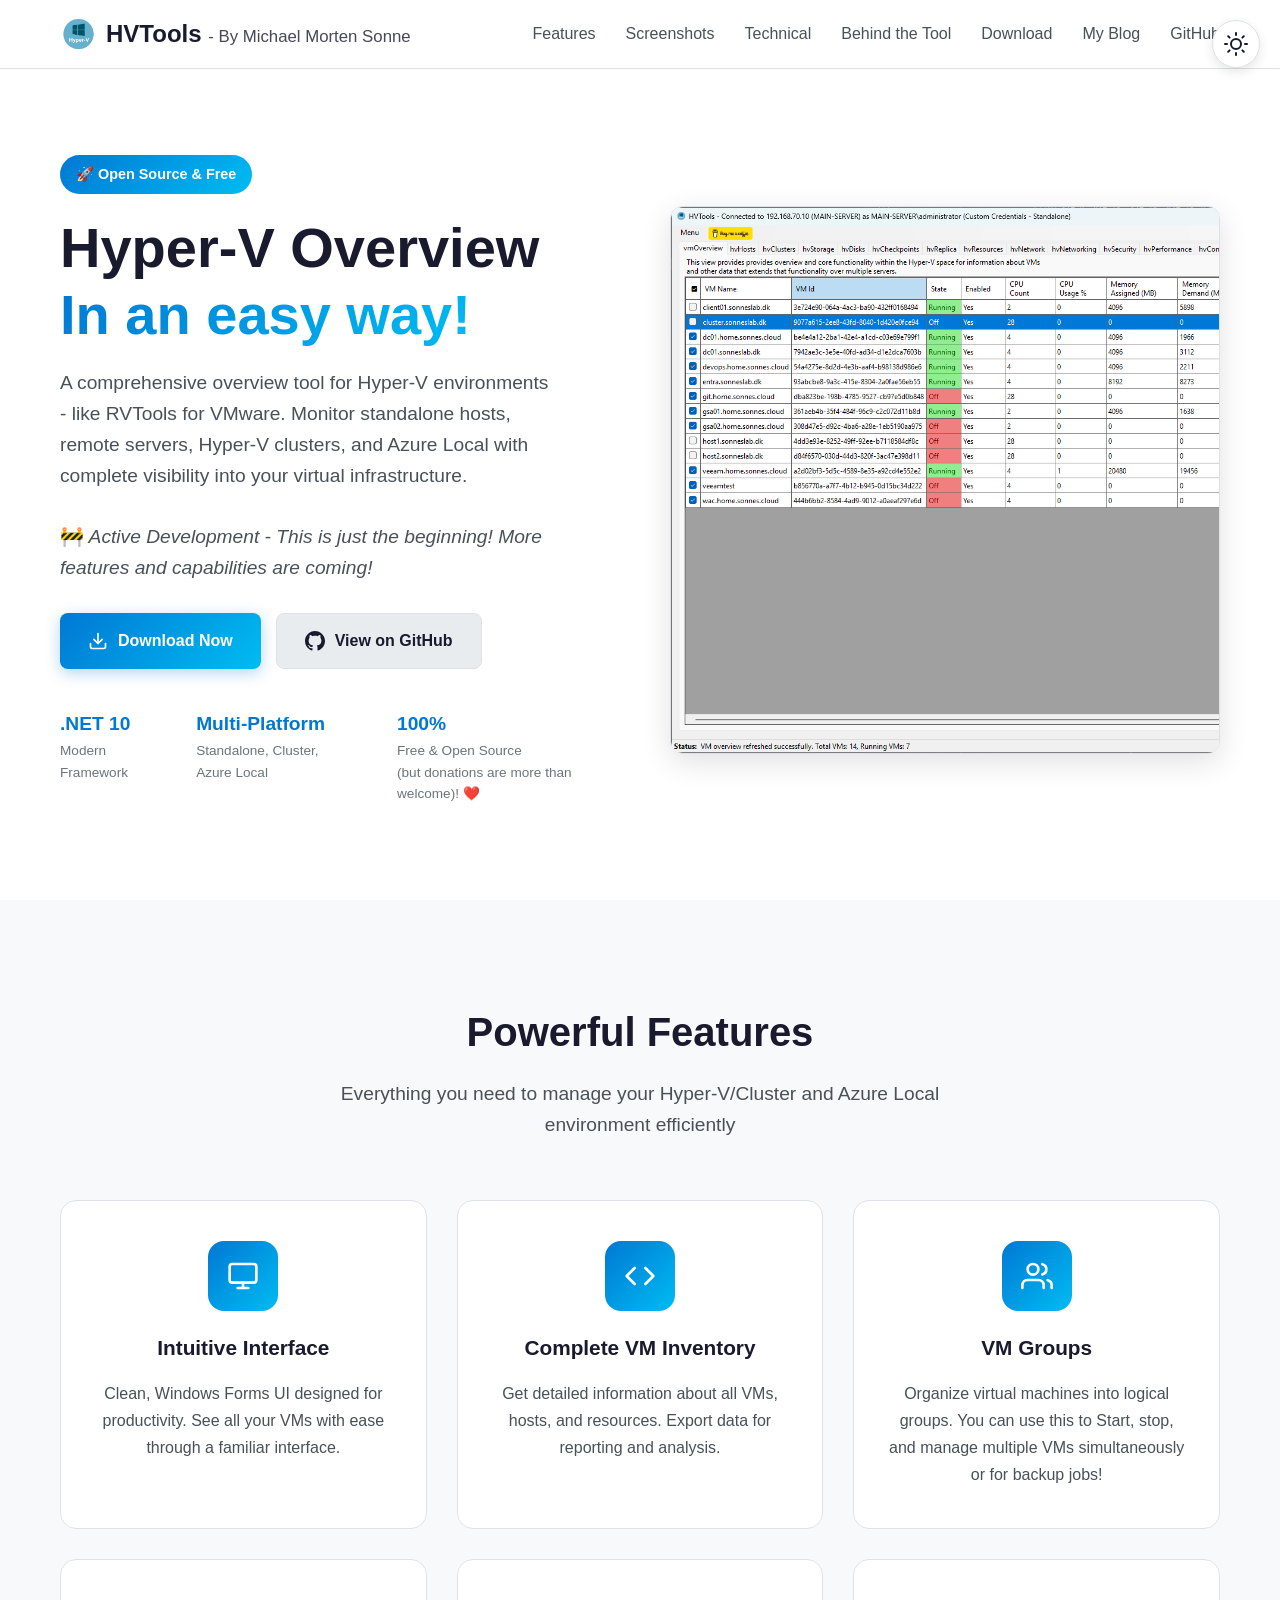
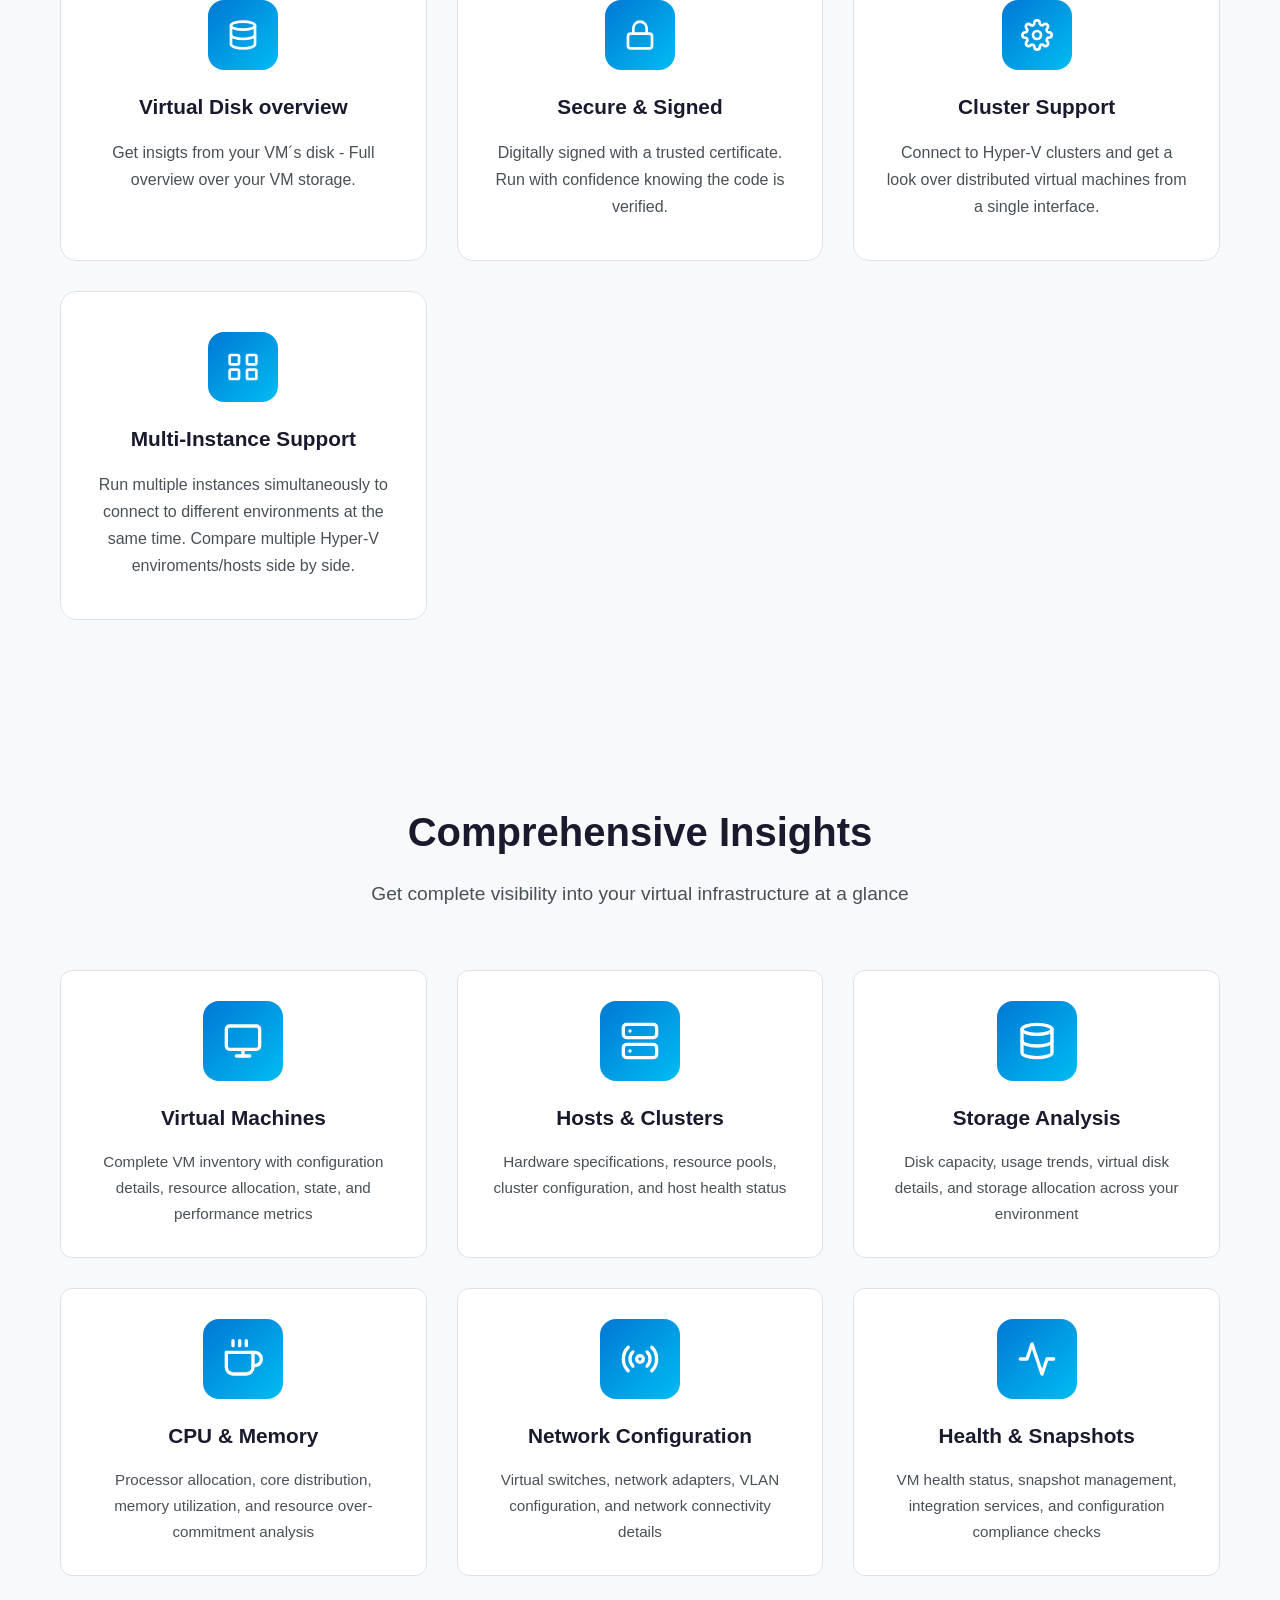
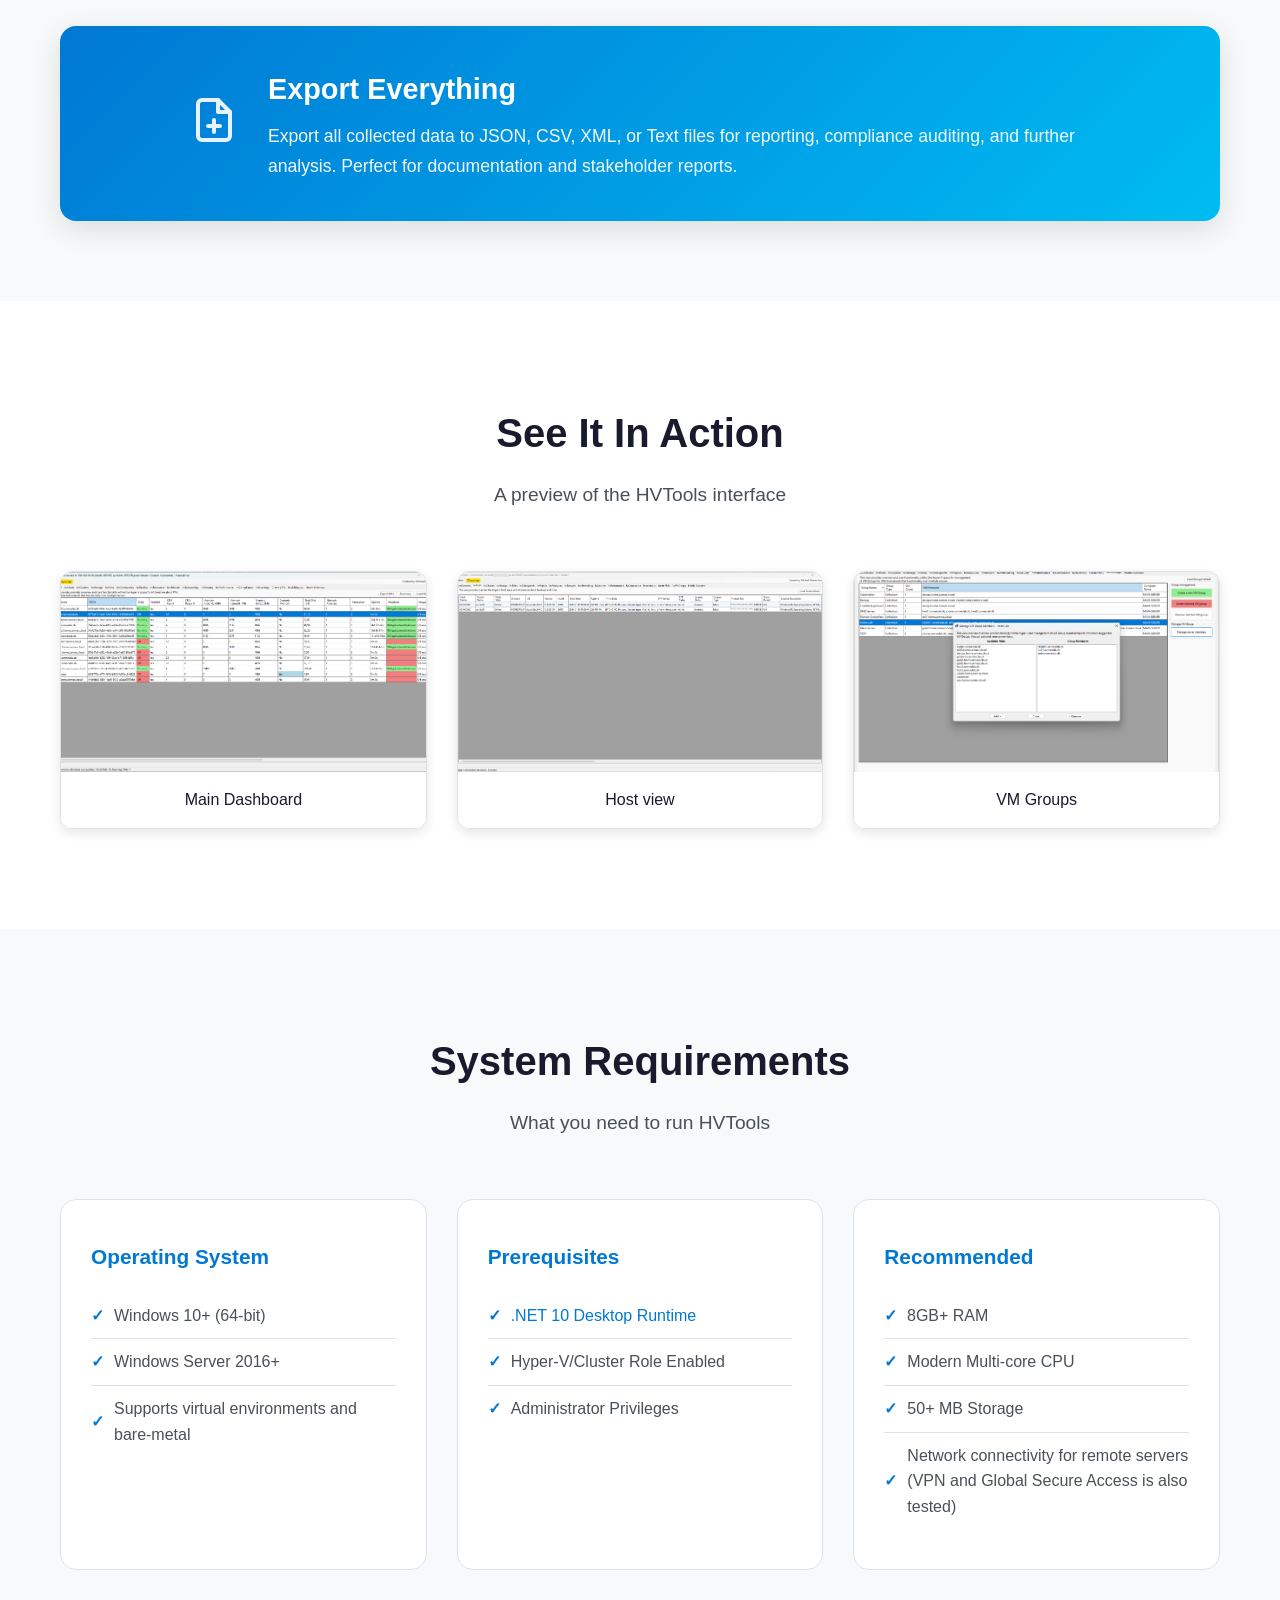
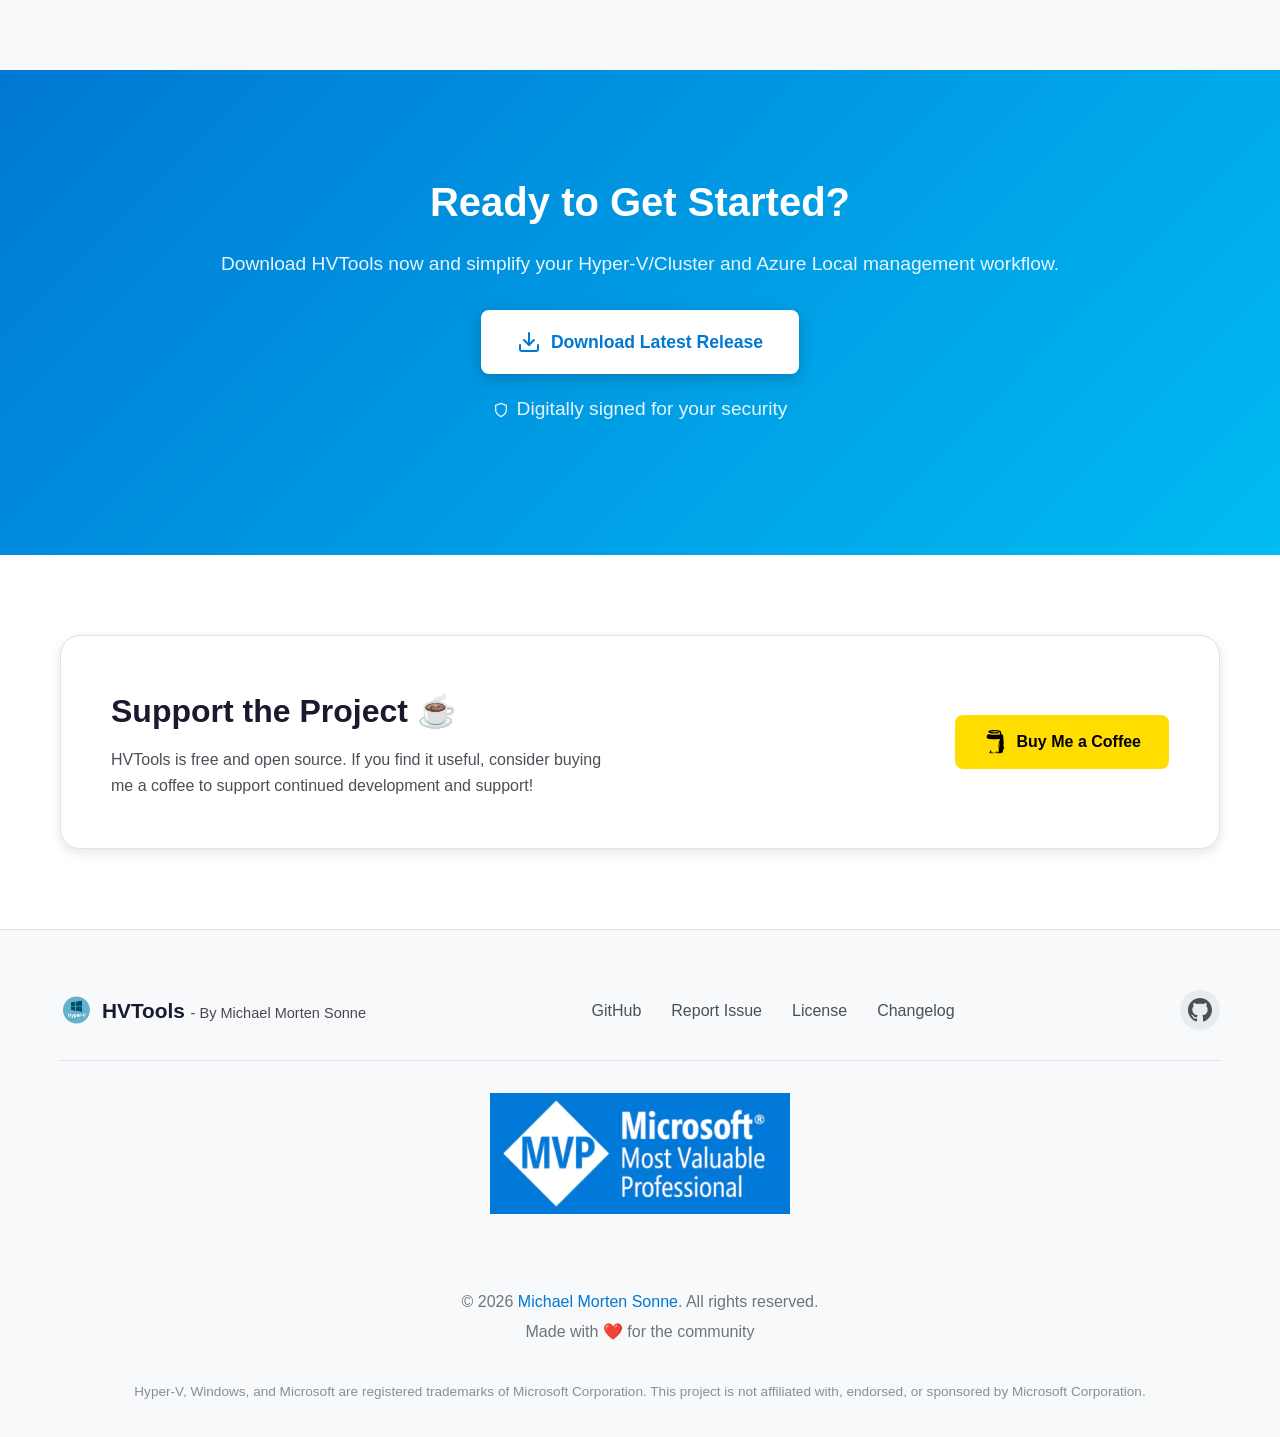
<file: landingpage/index.html>
<!DOCTYPE html>
<html lang="en">
<head>
    <meta charset="UTF-8">
    <meta name="viewport" content="width=device-width, initial-scale=1.0">
    <meta name="description" content="HVTools - A powerful and intuitive Hyper-V/Cluster and Azure Local overview tool for Windows. Simplify your virtual machine operations.">
    <meta name="keywords" content="Hyper-V, VM, Virtual Machine, Windows, Management, HVTools">
    <meta name="author" content="Michael Morten Sonne">
    <meta name="theme-color" content="#0078d4">
    
    <!-- Open Graph -->
    <meta property="og:title" content="HVTools - Hyper-V/Cluster and Azure Local overview - Easy Overview">
    <meta property="og:description" content="A powerful and intuitive Hyper-V/Cluster and Azure Local overview tool for Windows.">
    <meta property="og:type" content="website">
    <meta property="og:url" content="https://hvtools.app">
    <meta property="og:image" content="assets/images/og-image.png">
    
    <title>HVTools - Hyper-V/Cluster and Azure Local overview - Easy Overview - By Michael Morten Sonne</title>
    
    <link rel="icon" href="assets/images/favicon.png" type="image/png">
    <link rel="stylesheet" href="assets/css/style.css">
</head>
<body>
    <!-- Theme Toggle -->
    <button class="theme-toggle" id="themeToggle" aria-label="Toggle dark mode">
        <svg class="sun-icon" xmlns="http://www.w3.org/2000/svg" width="24" height="24" viewBox="0 0 24 24" fill="none" stroke="currentColor" stroke-width="2" stroke-linecap="round" stroke-linejoin="round">
            <circle cx="12" cy="12" r="5"></circle>
            <line x1="12" y1="1" x2="12" y2="3"></line>
            <line x1="12" y1="21" x2="12" y2="23"></line>
            <line x1="4.22" y1="4.22" x2="5.64" y2="5.64"></line>
            <line x1="18.36" y1="18.36" x2="19.78" y2="19.78"></line>
            <line x1="1" y1="12" x2="3" y2="12"></line>
            <line x1="21" y1="12" x2="23" y2="12"></line>
            <line x1="4.22" y1="19.78" x2="5.64" y2="18.36"></line>
            <line x1="18.36" y1="5.64" x2="19.78" y2="4.22"></line>
        </svg>
        <svg class="moon-icon" xmlns="http://www.w3.org/2000/svg" width="24" height="24" viewBox="0 0 24 24" fill="none" stroke="currentColor" stroke-width="2" stroke-linecap="round" stroke-linejoin="round">
            <path d="M21 12.79A9 9 0 1 1 11.21 3 7 7 0 0 0 21 12.79z"></path>
        </svg>
    </button>

    <!-- Navigation -->
    <nav class="navbar">
        <div class="nav-container">
            <a href="#" class="nav-logo">
                <img src="assets/images/logo.png" alt="HVTools Logo" class="logo-img">
                <span>HVTools <small class="brand-author">- By Michael Morten Sonne</small></span>
            </a>
            <ul class="nav-menu">
                <li><a href="#features">Features</a></li>
                <li><a href="#screenshots">Screenshots</a></li>
                <li><a href="technical.html">Technical</a></li>
                <li><a href="behind-the-tool.html">Behind the Tool</a></li>
                <li><a href="#download">Download</a></li>
                <li><a href="https://blog.sonnes.cloud" target="_blank" rel="noopener">My Blog</a></li>
                <li><a href="https://github.com/michaelmsonne/HVTools" target="_blank" rel="noopener">GitHub</a></li>
            </ul>
            <button class="nav-toggle" id="navToggle" aria-label="Toggle navigation">
                <span></span>
                <span></span>
                <span></span>
            </button>
        </div>
    </nav>

    <!-- Hero Section -->
    <header class="hero">
        <div class="hero-content">
            <div class="hero-badge">🚀 Open Source & Free</div>
            <h1>Hyper-V Overview<br><span class="gradient-text">In an easy way!</span></h1>
            <p class="hero-description">
                A comprehensive overview tool for Hyper-V environments - like RVTools for VMware. 
                Monitor standalone hosts, remote servers, Hyper-V clusters, and Azure Local with complete visibility into your virtual infrastructure.
                <br><br>
                🚧<em> Active Development - This is just the beginning! More features and capabilities are coming!</em>
            </p>
            <div class="hero-buttons">
                <a href="https://github.com/michaelmsonne/HVTools/releases/latest" class="btn btn-primary" target="_blank" rel="noopener">
                    <svg xmlns="http://www.w3.org/2000/svg" width="20" height="20" viewBox="0 0 24 24" fill="none" stroke="currentColor" stroke-width="2" stroke-linecap="round" stroke-linejoin="round">
                        <path d="M21 15v4a2 2 0 0 1-2 2H5a2 2 0 0 1-2-2v-4"></path>
                        <polyline points="7 10 12 15 17 10"></polyline>
                        <line x1="12" y1="15" x2="12" y2="3"></line>
                    </svg>
                    Download Now
                </a>
                <a href="https://github.com/michaelmsonne/HVTools" class="btn btn-secondary" target="_blank" rel="noopener">
                    <svg xmlns="http://www.w3.org/2000/svg" width="20" height="20" viewBox="0 0 24 24" fill="currentColor">
                        <path d="M12 0c-6.626 0-12 5.373-12 12 0 5.302 3.438 9.8 8.207 11.387.599.111.793-.261.793-.577v-2.234c-3.338.726-4.033-1.416-4.033-1.416-.546-1.387-1.333-1.756-1.333-1.756-1.089-.745.083-.729.083-.729 1.205.084 1.839 1.237 1.839 1.237 1.07 1.834 2.807 1.304 3.492.997.107-.775.418-1.305.762-1.604-2.665-.305-5.467-1.334-5.467-5.931 0-1.311.469-2.381 1.236-3.221-.124-.303-.535-1.524.117-3.176 0 0 1.008-.322 3.301 1.23.957-.266 1.983-.399 3.003-.404 1.02.005 2.047.138 3.006.404 2.291-1.552 3.297-1.23 3.297-1.23.653 1.653.242 2.874.118 3.176.77.84 1.235 1.911 1.235 3.221 0 4.609-2.807 5.624-5.479 5.921.43.372.823 1.102.823 2.222v3.293c0 .319.192.694.801.576 4.765-1.589 8.199-6.086 8.199-11.386 0-6.627-5.373-12-12-12z"/>
                    </svg>
                    View on GitHub
                </a>
            </div>
            <div class="hero-stats">
                <div class="stat">
                    <span class="stat-value">.NET 10</span>
                    <span class="stat-label">Modern Framework</span>
                </div>
                <div class="stat">
                    <span class="stat-value">Multi-Platform</span>
                    <span class="stat-label">Standalone, Cluster, Azure Local</span>
                </div>
                <div class="stat">
                    <span class="stat-value">100%</span>
                    <span class="stat-label">Free & Open Source<br>(but donations are more than welcome)! ❤️</span>
                </div>
            </div>
        </div>
        <div class="hero-image">
            <div class="hero-image-wrapper">
                <img src="assets/images/screenshot-dashboard.png" alt="HVTools Main Interface" class="clickable-image" loading="lazy">
            </div>
        </div>
    </header>

    <!-- Features Section -->
    <section id="features" class="features">
        <div class="container">
            <div class="section-header">
                <h2>Powerful Features</h2>
                <p>Everything you need to manage your Hyper-V/Cluster and Azure Local environment efficiently</p>
            </div>
            <div class="features-grid">
                <div class="feature-card">
                    <div class="feature-icon">
                        <svg xmlns="http://www.w3.org/2000/svg" width="32" height="32" viewBox="0 0 24 24" fill="none" stroke="currentColor" stroke-width="2" stroke-linecap="round" stroke-linejoin="round">
                            <rect x="2" y="3" width="20" height="14" rx="2" ry="2"></rect>
                            <line x1="8" y1="21" x2="16" y2="21"></line>
                            <line x1="12" y1="17" x2="12" y2="21"></line>
                        </svg>
                    </div>
                    <h3>Intuitive Interface</h3>
                    <p>Clean, Windows Forms UI designed for productivity. See all your VMs with ease through a familiar interface.</p>
                </div>
                <div class="feature-card">
                    <div class="feature-icon">
                        <svg xmlns="http://www.w3.org/2000/svg" width="32" height="32" viewBox="0 0 24 24" fill="none" stroke="currentColor" stroke-width="2" stroke-linecap="round" stroke-linejoin="round">
                            <polyline points="16 18 22 12 16 6"></polyline>
                            <polyline points="8 6 2 12 8 18"></polyline>
                        </svg>
                    </div>
                    <h3>Complete VM Inventory</h3>
                    <p>Get detailed information about all VMs, hosts, and resources. Export data for reporting and analysis.</p>
                </div>
                <div class="feature-card">
                    <div class="feature-icon">
                        <svg xmlns="http://www.w3.org/2000/svg" width="32" height="32" viewBox="0 0 24 24" fill="none" stroke="currentColor" stroke-width="2" stroke-linecap="round" stroke-linejoin="round">
                            <path d="M17 21v-2a4 4 0 0 0-4-4H5a4 4 0 0 0-4 4v2"></path>
                            <circle cx="9" cy="7" r="4"></circle>
                            <path d="M23 21v-2a4 4 0 0 0-3-3.87"></path>
                            <path d="M16 3.13a4 4 0 0 1 0 7.75"></path>
                        </svg>
                    </div>
                    <h3>VM Groups</h3>
                    <p>Organize virtual machines into logical groups. You can use this to Start, stop, and manage multiple VMs simultaneously or for backup jobs!</p>
                </div>
                <div class="feature-card">
                    <div class="feature-icon">
                        <svg xmlns="http://www.w3.org/2000/svg" width="32" height="32" viewBox="0 0 24 24" fill="none" stroke="currentColor" stroke-width="2" stroke-linecap="round" stroke-linejoin="round">
                            <ellipse cx="12" cy="5" rx="9" ry="3"></ellipse>
                            <path d="M21 12c0 1.66-4 3-9 3s-9-1.34-9-3"></path>
                            <path d="M3 5v14c0 1.66 4 3 9 3s9-1.34 9-3V5"></path>
                        </svg>
                    </div>
                    <h3>Virtual Disk overview</h3>
                    <p>Get insigts from your VM´s disk - Full overview over your VM storage.</p>
                </div>
                <div class="feature-card">
                    <div class="feature-icon">
                        <svg xmlns="http://www.w3.org/2000/svg" width="32" height="32" viewBox="0 0 24 24" fill="none" stroke="currentColor" stroke-width="2" stroke-linecap="round" stroke-linejoin="round">
                            <rect x="3" y="11" width="18" height="11" rx="2" ry="2"></rect>
                            <path d="M7 11V7a5 5 0 0 1 10 0v4"></path>
                        </svg>
                    </div>
                    <h3>Secure & Signed</h3>
                    <p>Digitally signed with a trusted certificate. Run with confidence knowing the code is verified.</p>
                </div>
                <div class="feature-card">
                    <div class="feature-icon">
                        <svg xmlns="http://www.w3.org/2000/svg" width="32" height="32" viewBox="0 0 24 24" fill="none" stroke="currentColor" stroke-width="2" stroke-linecap="round" stroke-linejoin="round">
                            <circle cx="12" cy="12" r="3"></circle>
                            <path d="M19.4 15a1.65 1.65 0 0 0 .33 1.82l.06.06a2 2 0 0 1 0 2.83 2 2 0 0 1-2.83 0l-.06-.06a1.65 1.65 0 0 0-1.82-.33 1.65 1.65 0 0 0-1 1.51V21a2 2 0 0 1-2 2 2 2 0 0 1-2-2v-.09A1.65 1.65 0 0 0 9 19.4a1.65 1.65 0 0 0-1.82.33l-.06.06a2 2 0 0 1-2.83 0 2 2 0 0 1 0-2.83l.06-.06a1.65 1.65 0 0 0 .33-1.82 1.65 1.65 0 0 0-1.51-1H3a2 2 0 0 1-2-2 2 2 0 0 1 2-2h.09A1.65 1.65 0 0 0 4.6 9a1.65 1.65 0 0 0-.33-1.82l-.06-.06a2 2 0 0 1 0-2.83 2 2 0 0 1 2.83 0l.06.06a1.65 1.65 0 0 0 1.82.33H9a1.65 1.65 0 0 0 1-1.51V3a2 2 0 0 1 2-2 2 2 0 0 1 2 2v.09a1.65 1.65 0 0 0 1 1.51 1.65 1.65 0 0 0 1.82-.33l.06-.06a2 2 0 0 1 2.83 0 2 2 0 0 1 0 2.83l-.06.06a1.65 1.65 0 0 0-.33 1.82V9a1.65 1.65 0 0 0 1.51 1H21a2 2 0 0 1 2 2 2 2 0 0 1-2 2h-.09a1.65 1.65 0 0 0-1.51 1z"></path>
                        </svg>
                    </div>
                    <h3>Cluster Support</h3>
                    <p>Connect to Hyper-V clusters and get a look over distributed virtual machines from a single interface.</p>
                </div>
                <div class="feature-card">
                    <div class="feature-icon">
                        <svg xmlns="http://www.w3.org/2000/svg" width="32" height="32" viewBox="0 0 24 24" fill="none" stroke="currentColor" stroke-width="2" stroke-linecap="round" stroke-linejoin="round">
                            <rect x="2" y="3" width="7" height="7" rx="1"></rect>
                            <rect x="15" y="3" width="7" height="7" rx="1"></rect>
                            <rect x="2" y="14" width="7" height="7" rx="1"></rect>
                            <rect x="15" y="14" width="7" height="7" rx="1"></rect>
                        </svg>
                    </div>
                    <h3>Multi-Instance Support</h3>
                    <p>Run multiple instances simultaneously to connect to different environments at the same time. Compare multiple Hyper-V enviroments/hosts side by side.</p>
                </div>
            </div>
        </div>
    </section>

    <!-- Data Insights Section -->
    <section class="data-insights">
        <div class="container">
            <div class="section-header">
                <h2>Comprehensive Insights</h2>
                <p>Get complete visibility into your virtual infrastructure at a glance</p>
            </div>
            <div class="insights-grid">
                <div class="insight-card">
                    <div class="insight-icon">
                        <svg xmlns="http://www.w3.org/2000/svg" width="40" height="40" viewBox="0 0 24 24" fill="none" stroke="currentColor" stroke-width="2" stroke-linecap="round" stroke-linejoin="round">
                            <rect x="2" y="3" width="20" height="14" rx="2" ry="2"></rect>
                            <line x1="8" y1="21" x2="16" y2="21"></line>
                            <line x1="12" y1="17" x2="12" y2="21"></line>
                        </svg>
                    </div>
                    <h3>Virtual Machines</h3>
                    <p>Complete VM inventory with configuration details, resource allocation, state, and performance metrics</p>
                </div>
                <div class="insight-card">
                    <div class="insight-icon">
                        <svg xmlns="http://www.w3.org/2000/svg" width="40" height="40" viewBox="0 0 24 24" fill="none" stroke="currentColor" stroke-width="2" stroke-linecap="round" stroke-linejoin="round">
                            <rect x="2" y="2" width="20" height="8" rx="2" ry="2"></rect>
                            <rect x="2" y="14" width="20" height="8" rx="2" ry="2"></rect>
                            <line x1="6" y1="6" x2="6.01" y2="6"></line>
                            <line x1="6" y1="18" x2="6.01" y2="18"></line>
                        </svg>
                    </div>
                    <h3>Hosts & Clusters</h3>
                    <p>Hardware specifications, resource pools, cluster configuration, and host health status</p>
                </div>
                <div class="insight-card">
                    <div class="insight-icon">
                        <svg xmlns="http://www.w3.org/2000/svg" width="40" height="40" viewBox="0 0 24 24" fill="none" stroke="currentColor" stroke-width="2" stroke-linecap="round" stroke-linejoin="round">
                            <ellipse cx="12" cy="5" rx="9" ry="3"></ellipse>
                            <path d="M21 12c0 1.66-4 3-9 3s-9-1.34-9-3"></path>
                            <path d="M3 5v14c0 1.66 4 3 9 3s9-1.34 9-3V5"></path>
                        </svg>
                    </div>
                    <h3>Storage Analysis</h3>
                    <p>Disk capacity, usage trends, virtual disk details, and storage allocation across your environment</p>
                </div>
                <div class="insight-card">
                    <div class="insight-icon">
                        <svg xmlns="http://www.w3.org/2000/svg" width="40" height="40" viewBox="0 0 24 24" fill="none" stroke="currentColor" stroke-width="2" stroke-linecap="round" stroke-linejoin="round">
                            <path d="M18 8h1a4 4 0 0 1 0 8h-1"></path>
                            <path d="M2 8h16v9a4 4 0 0 1-4 4H6a4 4 0 0 1-4-4V8z"></path>
                            <line x1="6" y1="1" x2="6" y2="4"></line>
                            <line x1="10" y1="1" x2="10" y2="4"></line>
                            <line x1="14" y1="1" x2="14" y2="4"></line>
                        </svg>
                    </div>
                    <h3>CPU & Memory</h3>
                    <p>Processor allocation, core distribution, memory utilization, and resource over-commitment analysis</p>
                </div>
                <div class="insight-card">
                    <div class="insight-icon">
                        <svg xmlns="http://www.w3.org/2000/svg" width="40" height="40" viewBox="0 0 24 24" fill="none" stroke="currentColor" stroke-width="2" stroke-linecap="round" stroke-linejoin="round">
                            <circle cx="12" cy="12" r="2"></circle>
                            <path d="M16.24 7.76a6 6 0 0 1 0 8.49m-8.48-.01a6 6 0 0 1 0-8.49m11.31-2.82a10 10 0 0 1 0 14.14m-14.14 0a10 10 0 0 1 0-14.14"></path>
                        </svg>
                    </div>
                    <h3>Network Configuration</h3>
                    <p>Virtual switches, network adapters, VLAN configuration, and network connectivity details</p>
                </div>
                <div class="insight-card">
                    <div class="insight-icon">
                        <svg xmlns="http://www.w3.org/2000/svg" width="40" height="40" viewBox="0 0 24 24" fill="none" stroke="currentColor" stroke-width="2" stroke-linecap="round" stroke-linejoin="round">
                            <polyline points="22 12 18 12 15 21 9 3 6 12 2 12"></polyline>
                        </svg>
                    </div>
                    <h3>Health & Snapshots</h3>
                    <p>VM health status, snapshot management, integration services, and configuration compliance checks</p>
                </div>
            </div>
            <div class="export-info">
                <div class="export-content">
                    <div class="export-icon">
                        <svg xmlns="http://www.w3.org/2000/svg" width="48" height="48" viewBox="0 0 24 24" fill="none" stroke="currentColor" stroke-width="2" stroke-linecap="round" stroke-linejoin="round">
                            <path d="M14 2H6a2 2 0 0 0-2 2v16a2 2 0 0 0 2 2h12a2 2 0 0 0 2-2V8z"></path>
                            <polyline points="14 2 14 8 20 8"></polyline>
                            <line x1="12" y1="18" x2="12" y2="12"></line>
                            <line x1="9" y1="15" x2="15" y2="15"></line>
                        </svg>
                    </div>
                    <div class="export-text">
                        <h3>Export Everything</h3>
                        <p>Export all collected data to JSON, CSV, XML, or Text files for reporting, compliance auditing, and further analysis. Perfect for documentation and stakeholder reports.</p>
                    </div>
                </div>
            </div>
        </div>
    </section>

    <!-- Screenshots Section -->
    <section id="screenshots" class="screenshots">
        <div class="container">
            <div class="section-header">
                <h2>See It In Action</h2>
                <p>A preview of the HVTools interface</p>
            </div>
            <div class="screenshots-gallery">
                <div class="screenshot-item">
                    <img src="assets/images/screenshot-dashboard.png" alt="HVTools Dashboard" class="clickable-image" loading="lazy">
                    <span class="screenshot-caption">Main Dashboard</span>
                </div>
                <div class="screenshot-item">
                    <img src="assets/images/screenshot-host-view.png" alt="Host view" class="clickable-image" loading="lazy">
                    <span class="screenshot-caption">Host view</span>
                </div>
                <div class="screenshot-item">
                    <img src="assets/images/screenshot-vm-groups.png" alt="VM Groups" class="clickable-image" loading="lazy">
                    <span class="screenshot-caption">VM Groups</span>
                </div>
            </div>
        </div>
    </section>

    <!-- Requirements Section -->
    <section id="requirements" class="requirements">
        <div class="container">
            <div class="section-header">
                <h2>System Requirements</h2>
                <p>What you need to run HVTools</p>
            </div>
            <div class="requirements-grid">
                <div class="requirement-card">
                    <h3>Operating System</h3>
                    <ul>
                        <li>Windows 10+ (64-bit)</li>
                        <li>Windows Server 2016+</li>
                        <li>Supports virtual environments and bare-metal</li>
                    </ul>
                </div>
                <div class="requirement-card">
                    <h3>Prerequisites</h3>
                    <ul>
                        <li><a href="https://dotnet.microsoft.com/en-us/download/dotnet/thank-you/runtime-desktop-10.0.2-windows-x64-installer?cid=getdotnetcore" target="_blank" rel="noopener">.NET 10 Desktop Runtime</a></li>
                        <li>Hyper-V/Cluster Role Enabled</li>
                        <li>Administrator Privileges</li>
                    </ul>
                </div>
                <div class="requirement-card">
                    <h3>Recommended</h3>
                    <ul>
                        <li>8GB+ RAM</li>
                        <li>Modern Multi-core CPU</li>
                        <li>50+ MB Storage</li>
                        <li>Network connectivity for remote servers (VPN and Global Secure Access is also tested)</li>
                    </ul>
                </div>
            </div>
        </div>
    </section>

    <!-- Download Section -->
    <section id="download" class="download">
        <div class="container">
            <div class="download-content">
                <h2>Ready to Get Started?</h2>
                <p>Download HVTools now and simplify your Hyper-V/Cluster and Azure Local management workflow.</p>
                <div class="download-buttons">
                    <a href="https://github.com/michaelmsonne/HVTools/releases/latest" class="btn btn-primary btn-large" target="_blank" rel="noopener">
                        <svg xmlns="http://www.w3.org/2000/svg" width="24" height="24" viewBox="0 0 24 24" fill="none" stroke="currentColor" stroke-width="2" stroke-linecap="round" stroke-linejoin="round">
                            <path d="M21 15v4a2 2 0 0 1-2 2H5a2 2 0 0 1-2-2v-4"></path>
                            <polyline points="7 10 12 15 17 10"></polyline>
                            <line x1="12" y1="15" x2="12" y2="3"></line>
                        </svg>
                        Download Latest Release
                    </a>
                </div>
                <p class="download-note">
                    <svg xmlns="http://www.w3.org/2000/svg" width="16" height="16" viewBox="0 0 24 24" fill="none" stroke="currentColor" stroke-width="2" stroke-linecap="round" stroke-linejoin="round">
                        <path d="M12 22s8-4 8-10V5l-8-3-8 3v7c0 6 8 10 8 10z"></path>
                    </svg>
                    Digitally signed for your security
                </p>
            </div>
        </div>
    </section>

    <!-- Support Section -->
    <section class="support">
        <div class="container">
            <div class="support-content">
                <div class="support-text">
                    <h2>Support the Project ☕</h2>
                    <p>HVTools is free and open source. If you find it useful, consider buying me a coffee to support continued development and support!</p>
                </div>
                <a href="https://www.buymeacoffee.com/sonnes" class="btn btn-coffee" target="_blank" rel="noopener">
                    <svg xmlns="http://www.w3.org/2000/svg" width="24" height="24" viewBox="0 0 24 24" fill="currentColor">
                        <path d="M20.216 6.415l-.132-.666c-.119-.598-.388-1.163-1.001-1.379-.197-.069-.42-.098-.57-.241-.152-.143-.196-.366-.231-.572-.065-.378-.125-.756-.192-1.133-.057-.325-.102-.69-.25-.987-.195-.4-.597-.634-.996-.788a5.723 5.723 0 00-.626-.194c-1-.263-2.05-.36-3.077-.416a25.834 25.834 0 00-3.7.062c-.915.083-1.88.184-2.75.5-.318.116-.646.256-.888.501-.297.302-.393.77-.177 1.146.154.267.415.456.692.58.36.162.737.284 1.123.366 1.075.238 2.189.331 3.287.37 1.218.05 2.437.01 3.65-.118.299-.033.598-.073.896-.119.352-.054.578-.513.474-.834-.124-.383-.457-.531-.834-.473-.466.074-.96.108-1.382.146-1.177.08-2.358.082-3.536.006a22.228 22.228 0 01-1.157-.107c-.086-.01-.18-.025-.258-.036-.243-.036-.484-.08-.724-.13-.111-.027-.111-.185 0-.212h.005c.277-.06.557-.108.838-.147h.002c.131-.009.263-.032.394-.048a25.076 25.076 0 013.426-.12c.674.019 1.347.067 2.017.144l.228.031c.267.04.533.088.798.145.392.085.895.113 1.07.542.055.137.08.288.111.431l.319 1.484a.237.237 0 01-.199.284h-.003c-.037.006-.075.01-.112.015a36.704 36.704 0 01-4.743.295 37.059 37.059 0 01-4.699-.304c-.14-.017-.293-.042-.417-.06-.326-.048-.649-.108-.973-.161-.393-.065-.768-.032-1.123.161-.29.16-.527.404-.675.701-.154.316-.199.66-.267 1-.069.34-.176.707-.135 1.056.087.753.613 1.365 1.37 1.502a39.69 39.69 0 0011.343.376.483.483 0 01.535.53l-.071.697-1.018 9.907c-.041.41-.047.832-.125 1.237-.122.637-.553 1.028-1.182 1.171-.577.131-1.165.185-1.756.205-.656.023-1.313-.001-1.969-.039a16.423 16.423 0 01-1.904-.191 6.99 6.99 0 01-.49-.098c-.333-.074-.367-.129-.267-.465.038-.128.082-.256.12-.384l.116-.377a.519.519 0 00-.364-.634c-.386-.11-.767.086-.897.461l-.026.084-.319 1.03a.535.535 0 01-.374.353c-.156.044-.304.074-.465.113a.107.107 0 00-.081.101.11.11 0 00.088.106c.154.04.3.101.463.136.37.08.746.14 1.122.182 1.052.117 2.112.15 3.168.112.613-.021 1.226-.063 1.83-.16.89-.145 1.655-.559 2.09-1.374.251-.47.334-1 .395-1.52l.143-1.391.702-6.836.046-.454.041-.402c.008-.068.015-.135.022-.202l.017-.163.003-.032a.337.337 0 01.335-.3c.203 0 .368.165.368.369v.011c-.001.008-.001.015-.002.022l-.004.03c-.02.137-.036.273-.057.41l-.081.519c-.074.477-.149.952-.223 1.429l-.248 1.576c-.129.83-.258 1.659-.391 2.489l-.138.84c-.079.471-.156.943-.238 1.414l-.076.433c-.039.226-.082.451-.123.676l-.046.25-.001.007c-.025.127-.061.292-.119.409-.177.354-.426.527-.837.47a10.08 10.08 0 01-.672-.148l-.164-.042a.466.466 0 00-.586.3c-.117.346.041.71.379.867.146.067.303.125.458.178.422.143.86.222 1.298.285.52.076 1.04.111 1.562.109.636-.004 1.267-.074 1.883-.224.564-.139 1.04-.422 1.344-.933.214-.358.329-.764.387-1.172.068-.493.1-1.003.088-1.5a.481.481 0 01.407-.502c.185-.027.379-.039.52-.188a.49.49 0 00.134-.41l-.011-.089-.247-1.146-.316-1.469c-.067-.31-.127-.622-.198-.931l-.046-.202a.482.482 0 01.41-.59z"/>
                    </svg>
                    Buy Me a Coffee
                </a>
            </div>
        </div>
    </section>

    <!-- Footer -->
    <footer class="footer">
        <div class="container">
            <div class="footer-content">
                <div class="footer-brand">
                    <img src="assets/images/logo.png" alt="HVTools Logo" class="footer-logo">
                    <span>HVTools <small class="brand-author">- By Michael Morten Sonne</small></span>
                </div>
                <div class="footer-links">
                    <a href="https://github.com/michaelmsonne/HVTools" target="_blank" rel="noopener">GitHub</a>
                    <a href="https://github.com/michaelmsonne/HVTools/issues" target="_blank" rel="noopener">Report Issue</a>
                    <a href="https://github.com/michaelmsonne/HVTools/blob/main/LICENSE.md" target="_blank" rel="noopener">License</a>
                    <a href="https://github.com/michaelmsonne/HVTools/blob/main/CHANGELOG.md" target="_blank" rel="noopener">Changelog</a>
                </div>
                <div class="footer-social">
                    <a href="https://github.com/michaelmsonne" target="_blank" rel="noopener" aria-label="GitHub">
                        <svg xmlns="http://www.w3.org/2000/svg" width="24" height="24" viewBox="0 0 24 24" fill="currentColor">
                            <path d="M12 0c-6.626 0-12 5.373-12 12 0 5.302 3.438 9.8 8.207 11.387.599.111.793-.261.793-.577v-2.234c-3.338.726-4.033-1.416-4.033-1.416-.546-1.387-1.333-1.756-1.333-1.756-1.089-.745.083-.729.083-.729 1.205.084 1.839 1.237 1.839 1.237 1.07 1.834 2.807 1.304 3.492.997.107-.775.418-1.305.762-1.604-2.665-.305-5.467-1.334-5.467-5.931 0-1.311.469-2.381 1.236-3.221-.124-.303-.535-1.524.117-3.176 0 0 1.008-.322 3.301 1.23.957-.266 1.983-.399 3.003-.404 1.02.005 2.047.138 3.006.404 2.291-1.552 3.297-1.23 3.297-1.23.653 1.653.242 2.874.118 3.176.77.84 1.235 1.911 1.235 3.221 0 4.609-2.807 5.624-5.479 5.921.43.372.823 1.102.823 2.222v3.293c0 .319.192.694.801.576 4.765-1.589 8.199-6.086 8.199-11.386 0-6.627-5.373-12-12-12z"/>
                        </svg>
                    </a>
                </div>
            </div>
            <div class="footer-mvp">
                <a href="https://mvp.microsoft.com/en-US/mvp/profile/b6a5bd91-5ebd-4c84-8965-023a95273093?wt.mc_id=MVP_353010" target="_blank" rel="noopener">
                    <img src="assets/images/mvp-badge.png" alt="Microsoft MVP" width="300" height="121" style="max-width: 100%; height: auto;">
                </a>
            </div>
            <div class="footer-bottom">
                <p>&copy; 2026 <a href="https://github.com/michaelmsonne" target="_blank" rel="noopener">Michael Morten Sonne</a>. All rights reserved.</p>
                <p>Made with ❤️ for the community</p><br>
                <p class="trademark-notice">Hyper-V, Windows, and Microsoft are registered trademarks of Microsoft Corporation. This project is not affiliated with, endorsed, or sponsored by Microsoft Corporation.</p>
            </div>
        </div>
    </footer>

    <!-- Image Modal -->
    <div id="imageModal" class="image-modal">
        <span class="modal-close">&times;</span>
        <img class="modal-content" id="modalImage" alt="Screenshot">
        <div class="modal-caption" id="modalCaption"></div>
    </div>

    <script src="assets/js/main.js"></script>
    <script data-name="BMC-Widget" data-cfasync="false" src="https://cdnjs.buymeacoffee.com/1.0.0/widget.prod.min.js" data-id="sonnes" data-description="Support me on Buy me a coffee!" data-message="Your support helps keep my tools and development going strong! Every contribution, no matter the size, fuels new features, bug fixes, and improvements ❤️" data-color="#5F7FFF" data-position="Right" data-x_margin="18" data-y_margin="18"></script>
</body>
</html>
</file>
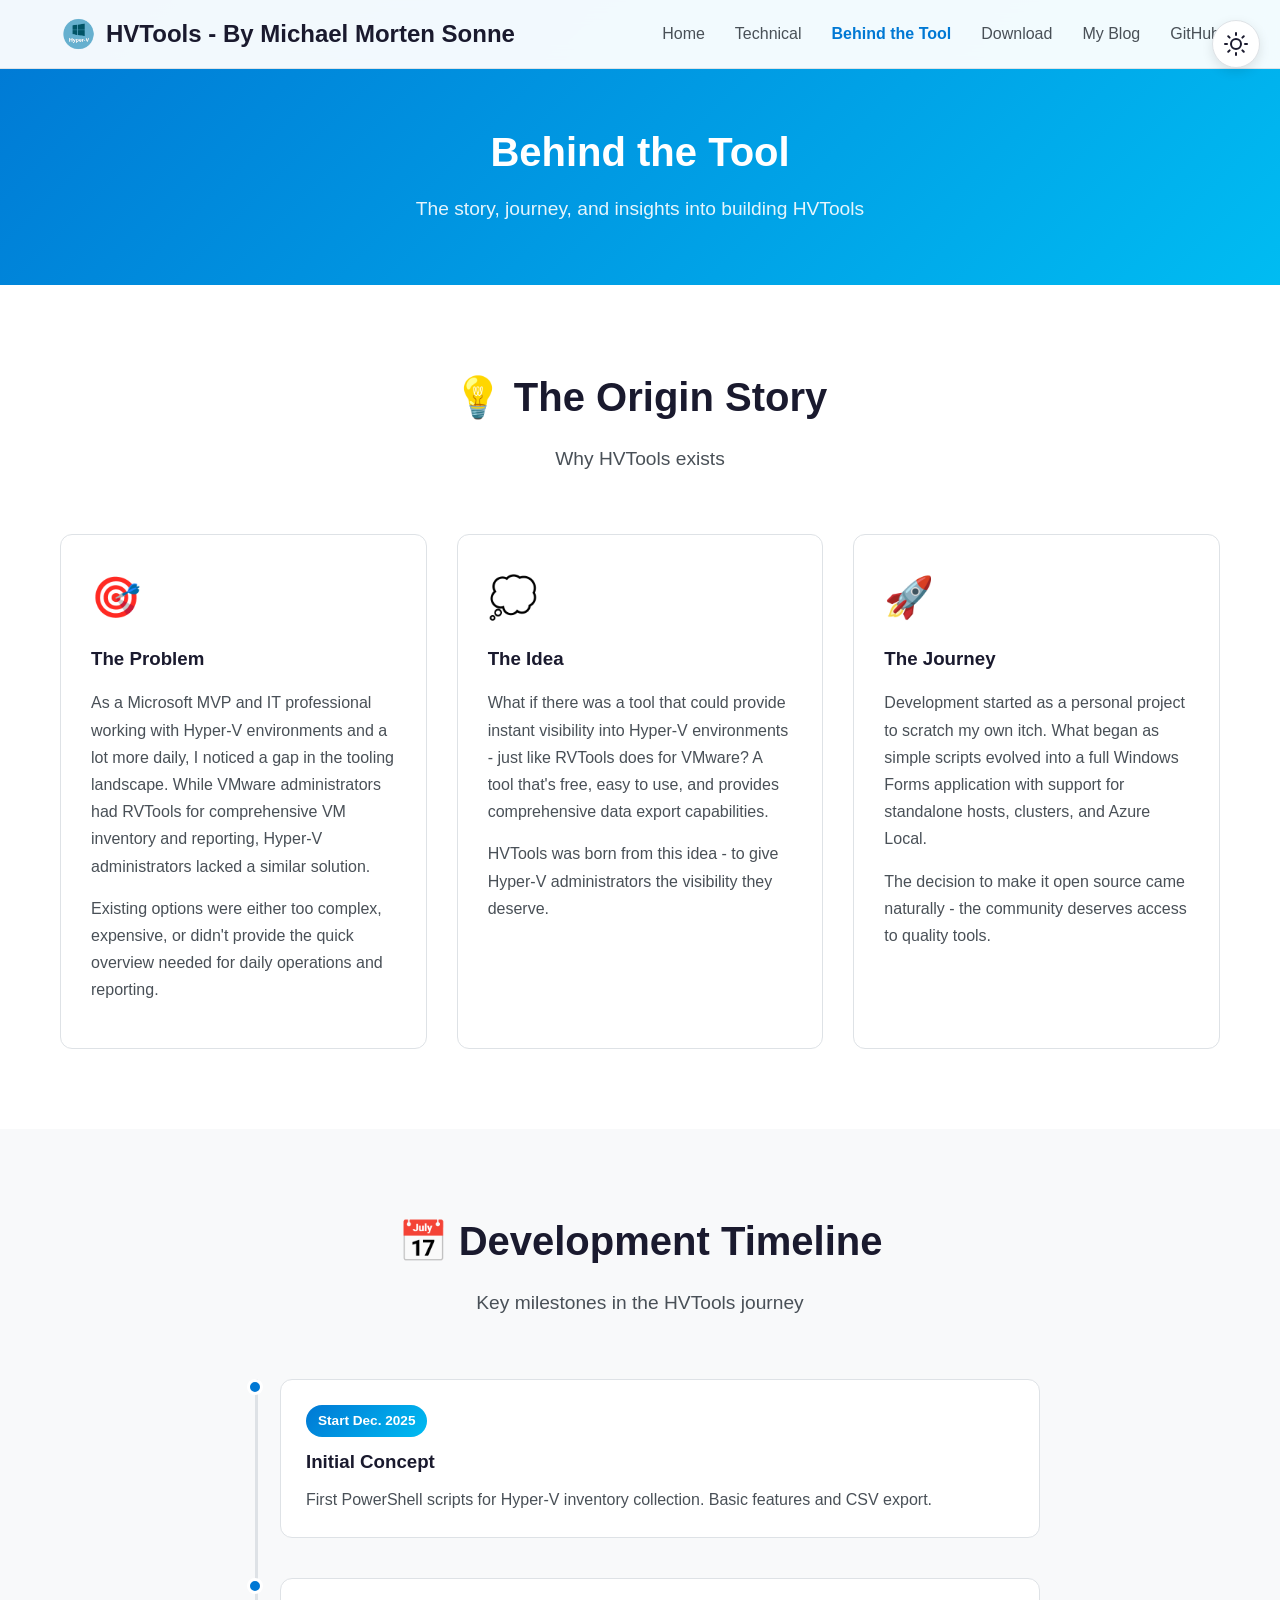
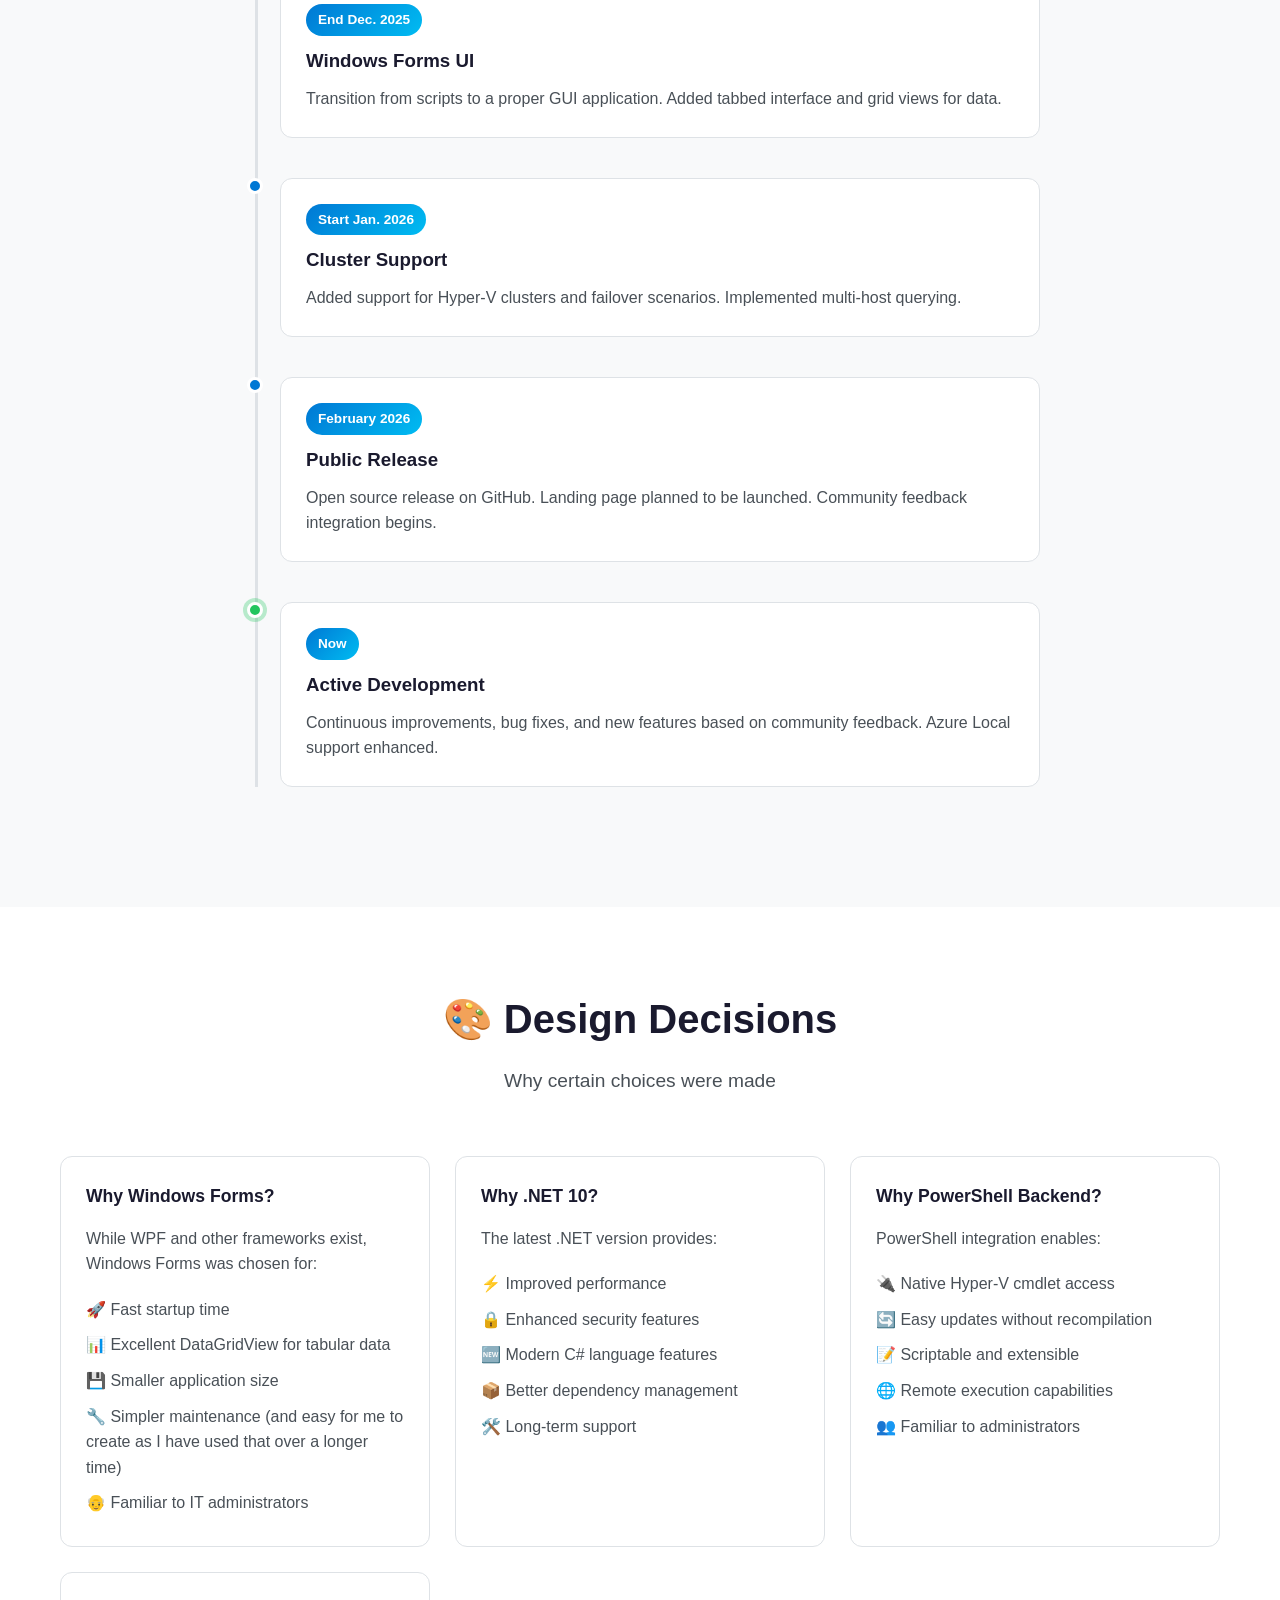
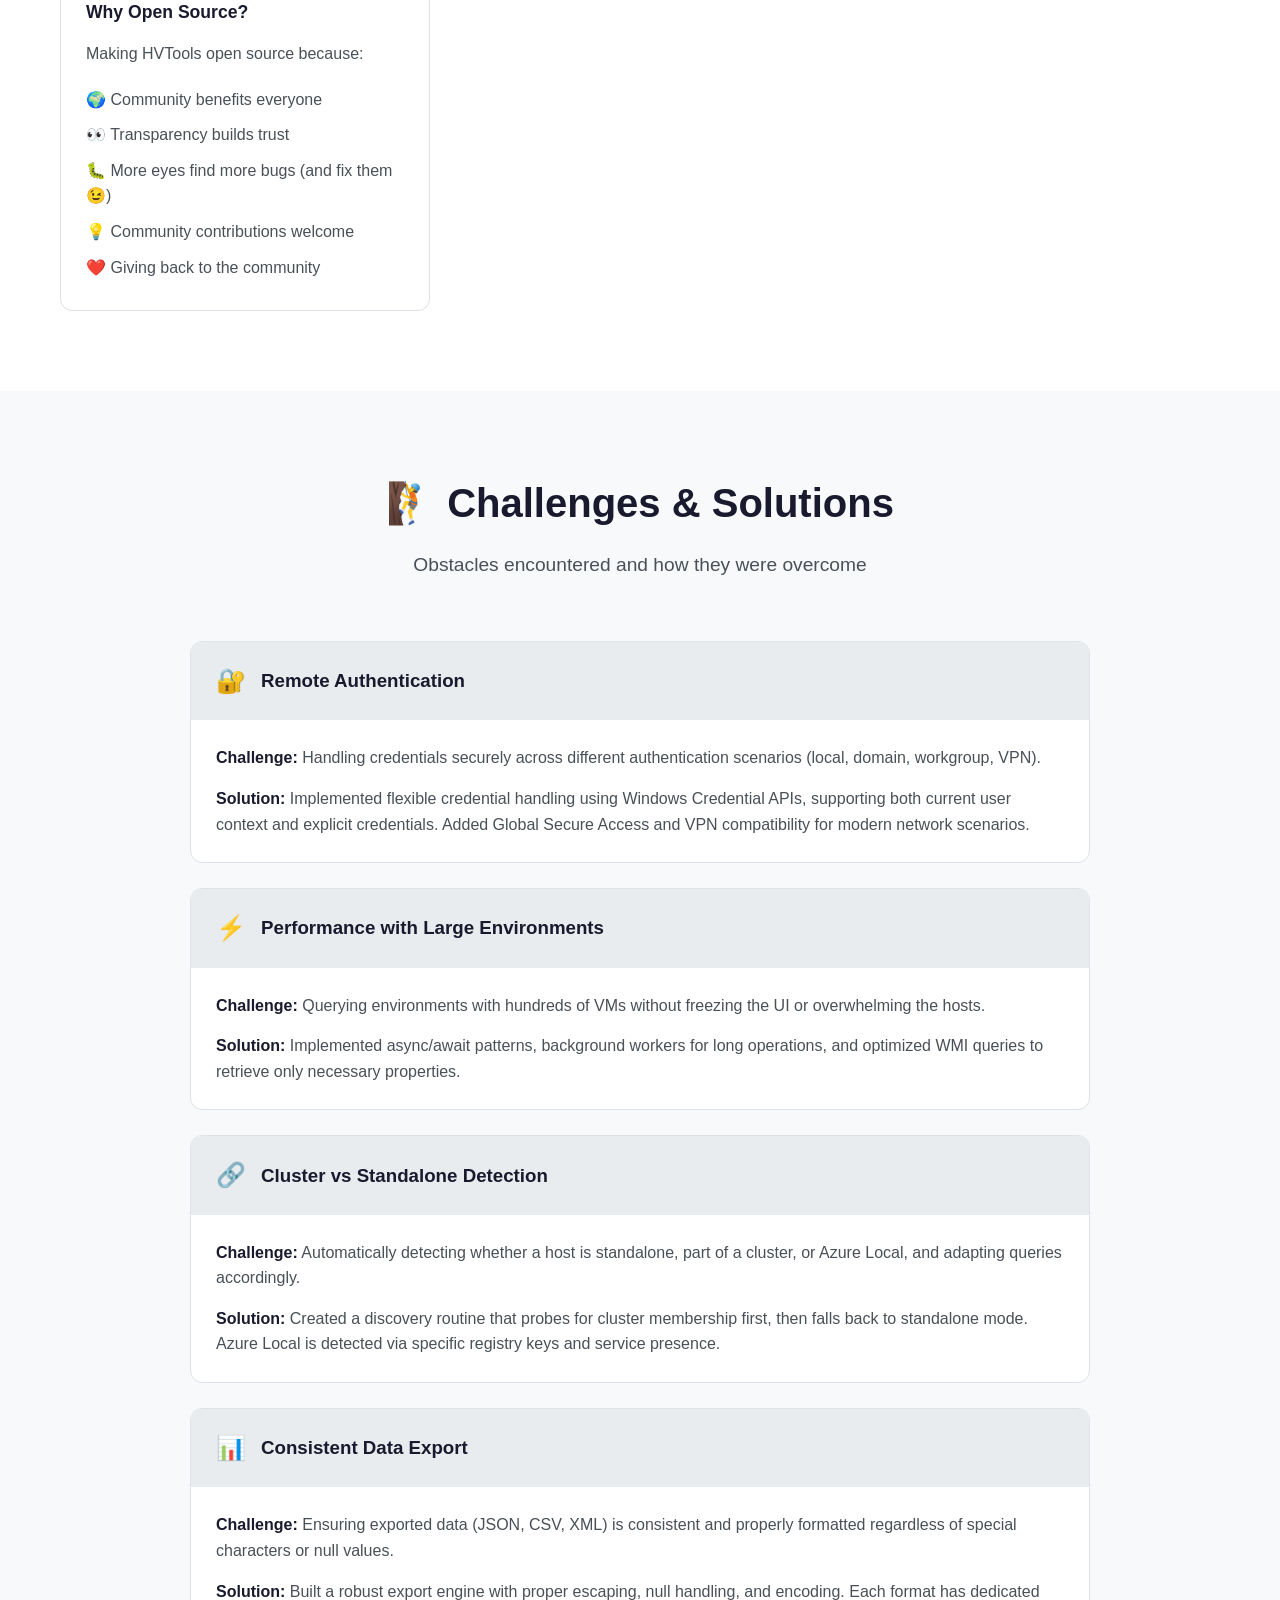
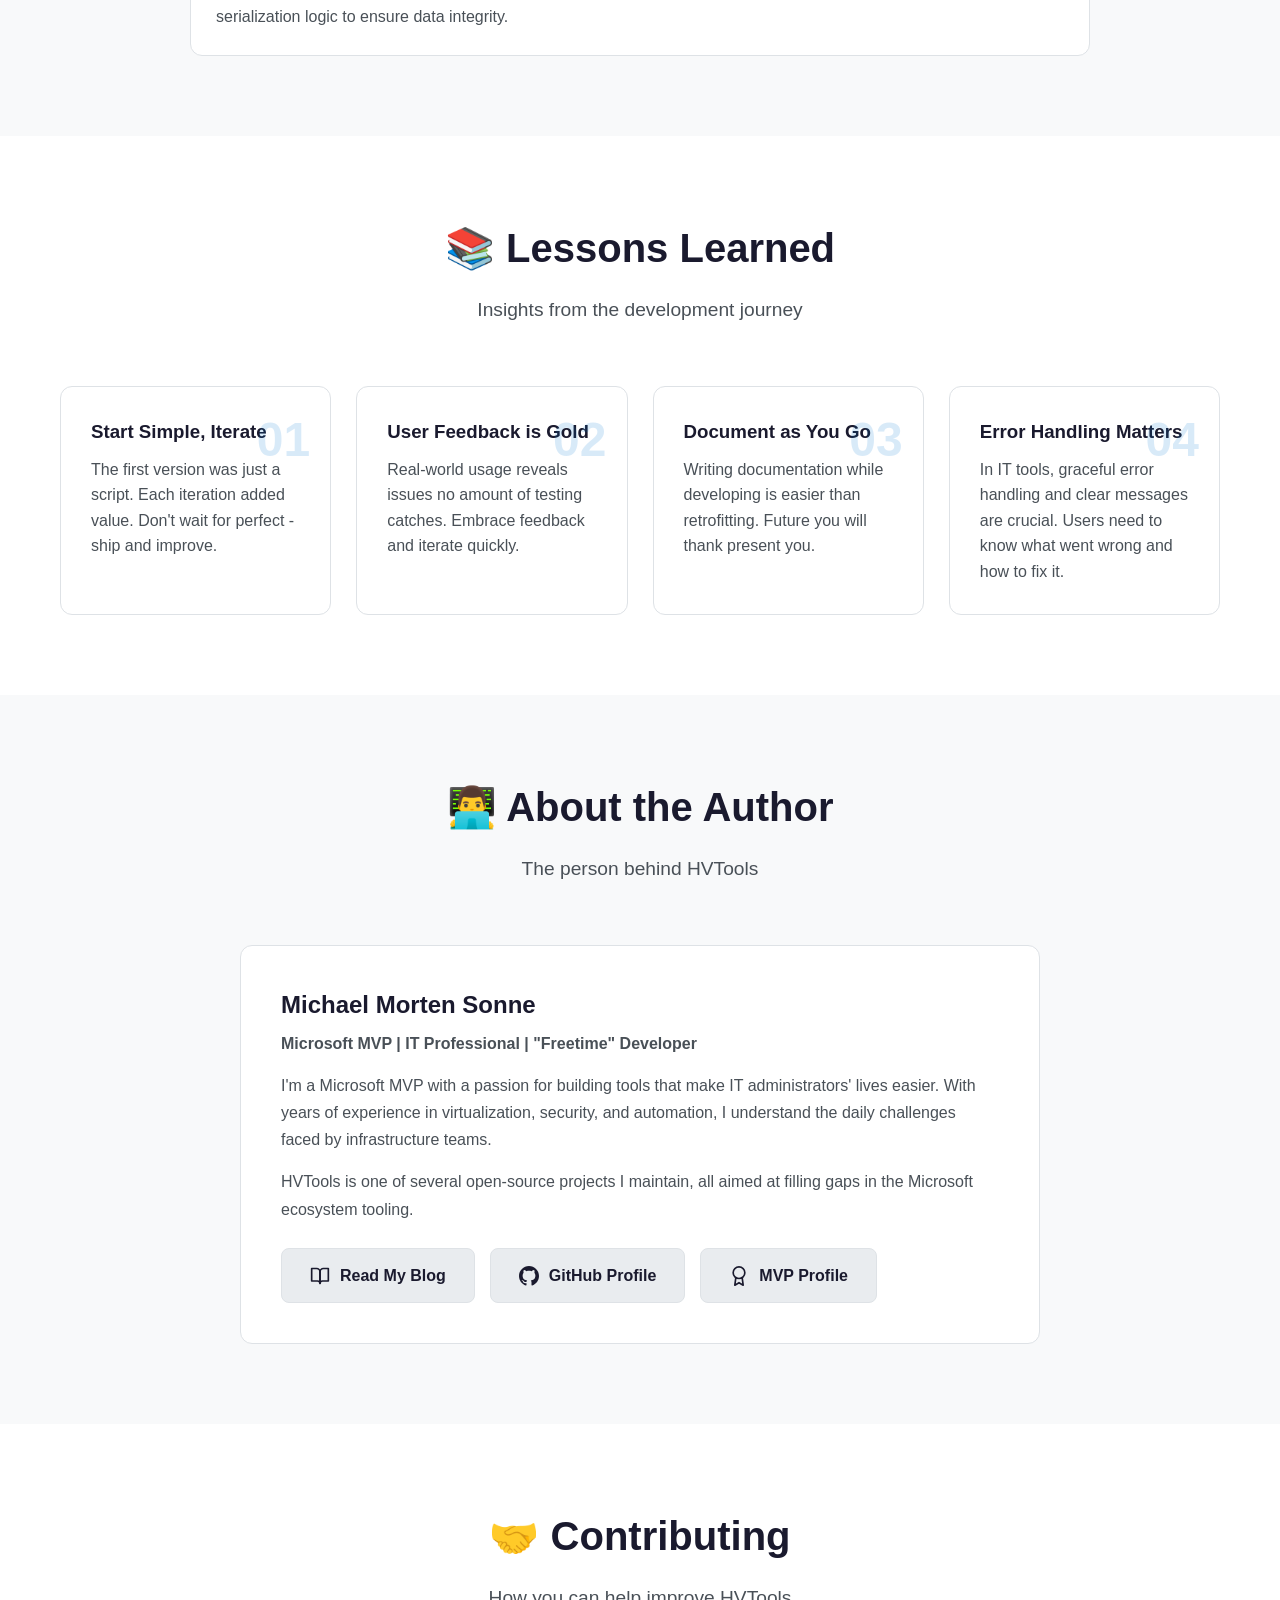
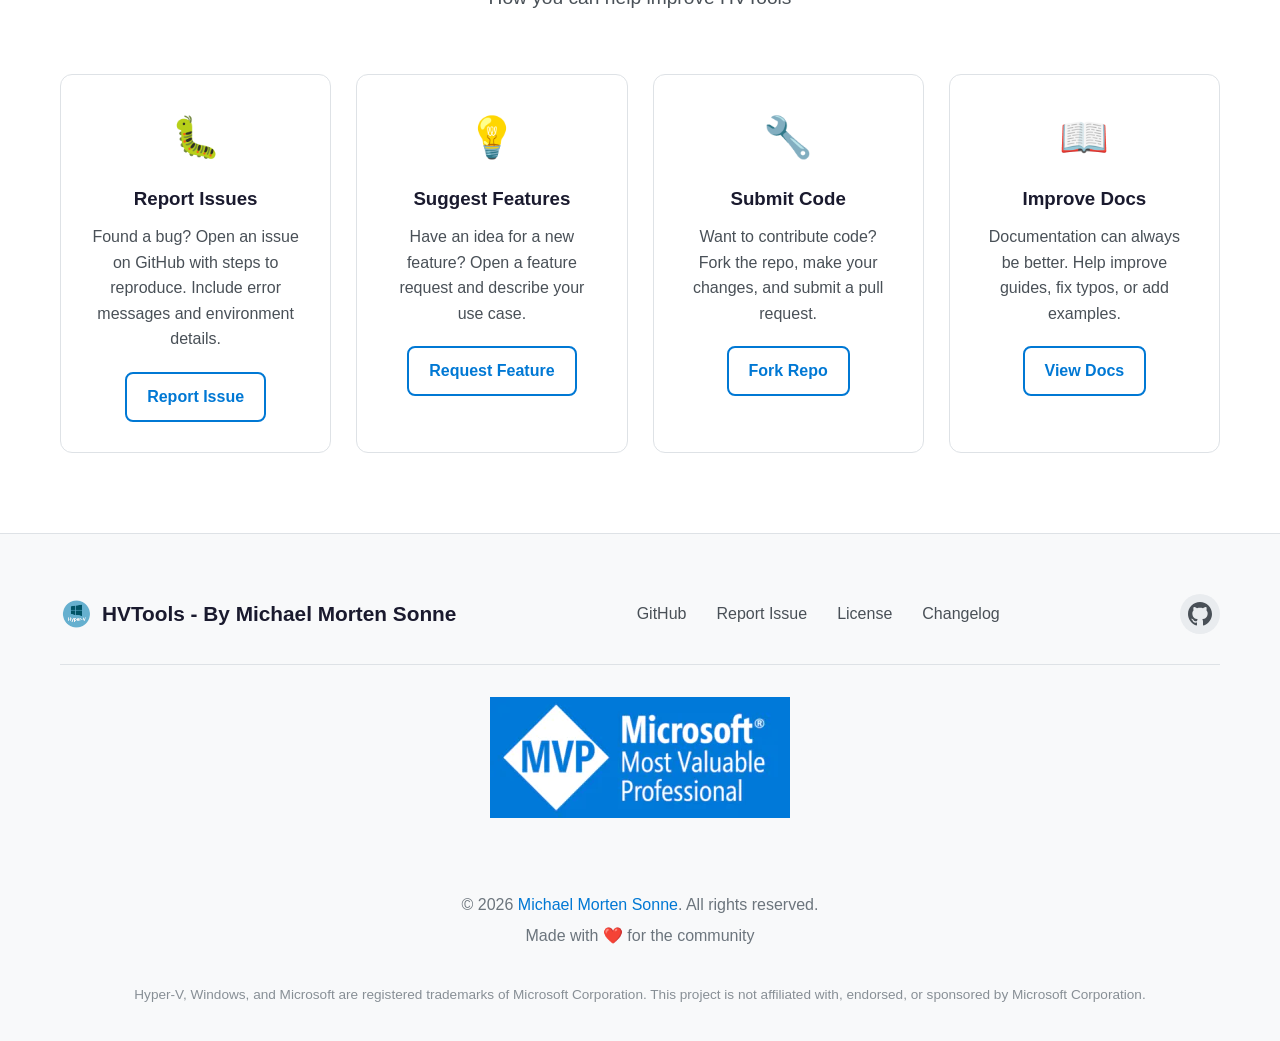
<file: landingpage/behind-the-code.html>
<!DOCTYPE html>
<html lang="en">
<head>
    <meta charset="UTF-8">
    <meta name="viewport" content="width=device-width, initial-scale=1.0">
    <meta name="description" content="Behind the Tool - The story, development journey, and insights into building HVTools.">
    <meta name="keywords" content="Hyper-V, Development, Journey, Story, Open Source, HVTools">
    <meta name="author" content="Michael Morten Sonne">
    <meta name="theme-color" content="#0078d4">
    
    <!-- Open Graph -->
    <meta property="og:title" content="HVTools - Behind the Tool">
    <meta property="og:description" content="The story and development journey of HVTools.">
    <meta property="og:type" content="website">
    <meta property="og:url" content="https://hvtools.app/behind-the-code">
    <meta property="og:image" content="assets/images/og-image.png">
    
    <title>Behind the Tool - HVTools</title>
    
    <link rel="icon" href="assets/images/favicon.ico" type="image/x-icon">
    <link rel="stylesheet" href="assets/css/style.css">
</head>
<body>
    <!-- Theme Toggle -->
    <button class="theme-toggle" id="themeToggle" aria-label="Toggle dark mode">
        <svg class="sun-icon" xmlns="http://www.w3.org/2000/svg" width="24" height="24" viewBox="0 0 24 24" fill="none" stroke="currentColor" stroke-width="2" stroke-linecap="round" stroke-linejoin="round">
            <circle cx="12" cy="12" r="5"></circle>
            <line x1="12" y1="1" x2="12" y2="3"></line>
            <line x1="12" y1="21" x2="12" y2="23"></line>
            <line x1="4.22" y1="4.22" x2="5.64" y2="5.64"></line>
            <line x1="18.36" y1="18.36" x2="19.78" y2="19.78"></line>
            <line x1="1" y1="12" x2="3" y2="12"></line>
            <line x1="21" y1="12" x2="23" y2="12"></line>
            <line x1="4.22" y1="19.78" x2="5.64" y2="18.36"></line>
            <line x1="18.36" y1="5.64" x2="19.78" y2="4.22"></line>
        </svg>
        <svg class="moon-icon" xmlns="http://www.w3.org/2000/svg" width="24" height="24" viewBox="0 0 24 24" fill="none" stroke="currentColor" stroke-width="2" stroke-linecap="round" stroke-linejoin="round">
            <path d="M21 12.79A9 9 0 1 1 11.21 3 7 7 0 0 0 21 12.79z"></path>
        </svg>
    </button>

    <!-- Navigation -->
    <nav class="navbar">
        <div class="nav-container">
            <a href="index.html" class="nav-logo">
                <img src="assets/images/logo.png" alt="HVTools Logo" class="logo-img">
                <span>HVTools - By Michael Morten Sonne</span>
            </a>
            <ul class="nav-menu">
                <li><a href="index.html">Home</a></li>
                <li><a href="technical.html">Technical</a></li>
                <li><a href="behind-the-code.html" class="active">Behind the Tool</a></li>
                <li><a href="index.html#download">Download</a></li>
                <li><a href="https://blog.sonnes.cloud" target="_blank" rel="noopener">My Blog</a></li>
                <li><a href="https://github.com/michaelmsonne/HVTools" target="_blank" rel="noopener">GitHub</a></li>
            </ul>
            <button class="nav-toggle" id="navToggle" aria-label="Toggle navigation">
                <span></span>
                <span></span>
                <span></span>
            </button>
        </div>
    </nav>

    <!-- Page Header -->
    <header class="page-header">
        <div class="container">
            <h1>Behind the Tool</h1>
            <p>The story, journey, and insights into building HVTools</p>
        </div>
    </header>

    <!-- Origin Story Section -->
    <section class="doc-section">
        <div class="container">
            <div class="section-header">
                <h2>💡 The Origin Story</h2>
                <p>Why HVTools exists</p>
            </div>
            <div class="story-content">
                <div class="story-card">
                    <div class="story-icon">🎯</div>
                    <h3>The Problem</h3>
                    <p>As a Microsoft MVP and IT professional working with Hyper-V environments and a lot more daily, I noticed a gap in the tooling landscape. While VMware administrators had RVTools for comprehensive VM inventory and reporting, Hyper-V administrators lacked a similar solution.</p>
                    <p>Existing options were either too complex, expensive, or didn't provide the quick overview needed for daily operations and reporting.</p>
                </div>
                <div class="story-card">
                    <div class="story-icon">💭</div>
                    <h3>The Idea</h3>
                    <p>What if there was a tool that could provide instant visibility into Hyper-V environments - just like RVTools does for VMware? A tool that's free, easy to use, and provides comprehensive data export capabilities.</p>
                    <p>HVTools was born from this idea - to give Hyper-V administrators the visibility they deserve.</p>
                </div>
                <div class="story-card">
                    <div class="story-icon">🚀</div>
                    <h3>The Journey</h3>
                    <p>Development started as a personal project to scratch my own itch. What began as simple scripts evolved into a full Windows Forms application with support for standalone hosts, clusters, and Azure Local.</p>
                    <p>The decision to make it open source came naturally - the community deserves access to quality tools.</p>
                </div>
            </div>
        </div>
    </section>

    <!-- Development Timeline -->
    <section class="doc-section alt-bg">
        <div class="container">
            <div class="section-header">
                <h2>📅 Development Timeline</h2>
                <p>Key milestones in the HVTools journey</p>
            </div>
            <div class="timeline">
                <div class="timeline-item">
                    <div class="timeline-marker"></div>
                    <div class="timeline-content">
                        <span class="timeline-date">Start Dec. 2025</span>
                        <h3>Initial Concept</h3>
                        <p>First PowerShell scripts for Hyper-V inventory collection. Basic features and CSV export.</p>
                    </div>
                </div>
                <div class="timeline-item">
                    <div class="timeline-marker"></div>
                    <div class="timeline-content">
                        <span class="timeline-date">End Dec. 2025</span>
                        <h3>Windows Forms UI</h3>
                        <p>Transition from scripts to a proper GUI application. Added tabbed interface and grid views for data.</p>
                    </div>
                </div>
                <div class="timeline-item">
                    <div class="timeline-marker"></div>
                    <div class="timeline-content">
                        <span class="timeline-date">Start Jan. 2026</span>
                        <h3>Cluster Support</h3>
                        <p>Added support for Hyper-V clusters and failover scenarios. Implemented multi-host querying.</p>
                    </div>
                </div>
                <div class="timeline-item">
                    <div class="timeline-marker"></div>
                    <div class="timeline-content">
                        <span class="timeline-date">February 2026</span>
                        <h3>Public Release</h3>
                        <p>Open source release on GitHub. Landing page planned to be launched. Community feedback integration begins.</p>
                    </div>
                </div>
                <div class="timeline-item">
                    <div class="timeline-marker active"></div>
                    <div class="timeline-content">
                        <span class="timeline-date">Now</span>
                        <h3>Active Development</h3>
                        <p>Continuous improvements, bug fixes, and new features based on community feedback. Azure Local support enhanced.</p>
                    </div>
                </div>
            </div>
        </div>
    </section>

    <!-- Design Decisions Section -->
    <section class="doc-section">
        <div class="container">
            <div class="section-header">
                <h2>🎨 Design Decisions</h2>
                <p>Why certain choices were made</p>
            </div>
            <div class="decisions-grid">
                <div class="decision-card">
                    <h3>Why Windows Forms?</h3>
                    <p>While WPF and other frameworks exist, Windows Forms was chosen for:</p>
                    <ul>
                        <li>🚀 Fast startup time</li>
                        <li>📊 Excellent DataGridView for tabular data</li>
                        <li>💾 Smaller application size</li>
                        <li>🔧 Simpler maintenance (and easy for me to create as I have used that over a longer time)</li>
                        <li>👴 Familiar to IT administrators</li>
                    </ul>
                </div>
                <div class="decision-card">
                    <h3>Why .NET 10?</h3>
                    <p>The latest .NET version provides:</p>
                    <ul>
                        <li>⚡ Improved performance</li>
                        <li>🔒 Enhanced security features</li>
                        <li>🆕 Modern C# language features</li>
                        <li>📦 Better dependency management</li>
                        <li>🛠️ Long-term support</li>
                    </ul>
                </div>
                <div class="decision-card">
                    <h3>Why PowerShell Backend?</h3>
                    <p>PowerShell integration enables:</p>
                    <ul>
                        <li>🔌 Native Hyper-V cmdlet access</li>
                        <li>🔄 Easy updates without recompilation</li>
                        <li>📝 Scriptable and extensible</li>
                        <li>🌐 Remote execution capabilities</li>
                        <li>👥 Familiar to administrators</li>
                    </ul>
                </div>
                <div class="decision-card">
                    <h3>Why Open Source?</h3>
                    <p>Making HVTools open source because:</p>
                    <ul>
                        <li>🌍 Community benefits everyone</li>
                        <li>👀 Transparency builds trust</li>
                        <li>🐛 More eyes find more bugs (and fix them 😉)</li>
                        <li>💡 Community contributions welcome</li>
                        <li>❤️ Giving back to the community</li>
                    </ul>
                </div>
            </div>
        </div>
    </section>

    <!-- Challenges Section -->
    <section class="doc-section alt-bg">
        <div class="container">
            <div class="section-header">
                <h2>🧗 Challenges & Solutions</h2>
                <p>Obstacles encountered and how they were overcome</p>
            </div>
            <div class="challenges-list">
                <div class="challenge-item">
                    <div class="challenge-header">
                        <span class="challenge-icon">🔐</span>
                        <h3>Remote Authentication</h3>
                    </div>
                    <div class="challenge-body">
                        <p><strong>Challenge:</strong> Handling credentials securely across different authentication scenarios (local, domain, workgroup, VPN).</p>
                        <p><strong>Solution:</strong> Implemented flexible credential handling using Windows Credential APIs, supporting both current user context and explicit credentials. Added Global Secure Access and VPN compatibility for modern network scenarios.</p>
                    </div>
                </div>
                <div class="challenge-item">
                    <div class="challenge-header">
                        <span class="challenge-icon">⚡</span>
                        <h3>Performance with Large Environments</h3>
                    </div>
                    <div class="challenge-body">
                        <p><strong>Challenge:</strong> Querying environments with hundreds of VMs without freezing the UI or overwhelming the hosts.</p>
                        <p><strong>Solution:</strong> Implemented async/await patterns, background workers for long operations, and optimized WMI queries to retrieve only necessary properties.</p>
                    </div>
                </div>
                <div class="challenge-item">
                    <div class="challenge-header">
                        <span class="challenge-icon">🔗</span>
                        <h3>Cluster vs Standalone Detection</h3>
                    </div>
                    <div class="challenge-body">
                        <p><strong>Challenge:</strong> Automatically detecting whether a host is standalone, part of a cluster, or Azure Local, and adapting queries accordingly.</p>
                        <p><strong>Solution:</strong> Created a discovery routine that probes for cluster membership first, then falls back to standalone mode. Azure Local is detected via specific registry keys and service presence.</p>
                    </div>
                </div>
                <div class="challenge-item">
                    <div class="challenge-header">
                        <span class="challenge-icon">📊</span>
                        <h3>Consistent Data Export</h3>
                    </div>
                    <div class="challenge-body">
                        <p><strong>Challenge:</strong> Ensuring exported data (JSON, CSV, XML) is consistent and properly formatted regardless of special characters or null values.</p>
                        <p><strong>Solution:</strong> Built a robust export engine with proper escaping, null handling, and encoding. Each format has dedicated serialization logic to ensure data integrity.</p>
                    </div>
                </div>
            </div>
        </div>
    </section>

    <!-- Lessons Learned Section -->
    <section class="doc-section">
        <div class="container">
            <div class="section-header">
                <h2>📚 Lessons Learned</h2>
                <p>Insights from the development journey</p>
            </div>
            <div class="lessons-grid">
                <div class="lesson-card">
                    <span class="lesson-number">01</span>
                    <h3>Start Simple, Iterate</h3>
                    <p>The first version was just a script. Each iteration added value. Don't wait for perfect - ship and improve.</p>
                </div>
                <div class="lesson-card">
                    <span class="lesson-number">02</span>
                    <h3>User Feedback is Gold</h3>
                    <p>Real-world usage reveals issues no amount of testing catches. Embrace feedback and iterate quickly.</p>
                </div>
                <div class="lesson-card">
                    <span class="lesson-number">03</span>
                    <h3>Document as You Go</h3>
                    <p>Writing documentation while developing is easier than retrofitting. Future you will thank present you.</p>
                </div>
                <div class="lesson-card">
                    <span class="lesson-number">04</span>
                    <h3>Error Handling Matters</h3>
                    <p>In IT tools, graceful error handling and clear messages are crucial. Users need to know what went wrong and how to fix it.</p>
                </div>
            </div>
        </div>
    </section>

    <!-- About the Author Section -->
    <section class="doc-section alt-bg">
        <div class="container">
            <div class="section-header">
                <h2>👨‍💻 About the Author</h2>
                <p>The person behind HVTools</p>
            </div>
            <div class="author-card">
                <div class="author-info">
                    <h3>Michael Morten Sonne</h3>
                    <p class="author-title">Microsoft MVP | IT Professional | "Freetime" Developer</p>
                    <p>I'm a Microsoft MVP with a passion for building tools that make IT administrators' lives easier. With years of experience in virtualization, security, and automation, I understand the daily challenges faced by infrastructure teams.</p>
                    <p>HVTools is one of several open-source projects I maintain, all aimed at filling gaps in the Microsoft ecosystem tooling.</p>
                    <div class="author-links">
                        <a href="https://blog.sonnes.cloud" target="_blank" rel="noopener" class="btn btn-secondary">
                            <svg xmlns="http://www.w3.org/2000/svg" width="20" height="20" viewBox="0 0 24 24" fill="none" stroke="currentColor" stroke-width="2" stroke-linecap="round" stroke-linejoin="round">
                                <path d="M2 3h6a4 4 0 0 1 4 4v14a3 3 0 0 0-3-3H2z"></path>
                                <path d="M22 3h-6a4 4 0 0 0-4 4v14a3 3 0 0 1 3-3h7z"></path>
                            </svg>
                            Read My Blog
                        </a>
                        <a href="https://github.com/michaelmsonne" target="_blank" rel="noopener" class="btn btn-secondary">
                            <svg xmlns="http://www.w3.org/2000/svg" width="20" height="20" viewBox="0 0 24 24" fill="currentColor">
                                <path d="M12 0c-6.626 0-12 5.373-12 12 0 5.302 3.438 9.8 8.207 11.387.599.111.793-.261.793-.577v-2.234c-3.338.726-4.033-1.416-4.033-1.416-.546-1.387-1.333-1.756-1.333-1.756-1.089-.745.083-.729.083-.729 1.205.084 1.839 1.237 1.839 1.237 1.07 1.834 2.807 1.304 3.492.997.107-.775.418-1.305.762-1.604-2.665-.305-5.467-1.334-5.467-5.931 0-1.311.469-2.381 1.236-3.221-.124-.303-.535-1.524.117-3.176 0 0 1.008-.322 3.301 1.23.957-.266 1.983-.399 3.003-.404 1.02.005 2.047.138 3.006.404 2.291-1.552 3.297-1.23 3.297-1.23.653 1.653.242 2.874.118 3.176.77.84 1.235 1.911 1.235 3.221 0 4.609-2.807 5.624-5.479 5.921.43.372.823 1.102.823 2.222v3.293c0 .319.192.694.801.576 4.765-1.589 8.199-6.086 8.199-11.386 0-6.627-5.373-12-12-12z"/>
                            </svg>
                            GitHub Profile
                        </a>
                        <a href="https://mvp.microsoft.com/en-US/mvp/profile/b6a5bd91-5ebd-4c84-8965-023a95273093?wt.mc_id=MVP_353010" target="_blank" rel="noopener" class="btn btn-secondary">
                            <svg xmlns="http://www.w3.org/2000/svg" width="20" height="20" viewBox="0 0 24 24" fill="none" stroke="currentColor" stroke-width="2" stroke-linecap="round" stroke-linejoin="round">
                                <circle cx="12" cy="8" r="7"></circle>
                                <polyline points="8.21 13.89 7 23 12 20 17 23 15.79 13.88"></polyline>
                            </svg>
                            MVP Profile
                        </a>
                    </div>
                </div>
            </div>
        </div>
    </section>

    <!-- Contributing Section -->
    <section class="doc-section">
        <div class="container">
            <div class="section-header">
                <h2>🤝 Contributing</h2>
                <p>How you can help improve HVTools</p>
            </div>
            <div class="contributing-content">
                <div class="contribute-card">
                    <div class="contribute-icon">🐛</div>
                    <h3>Report Issues</h3>
                    <p>Found a bug? Open an issue on GitHub with steps to reproduce. Include error messages and environment details.</p>
                    <a href="https://github.com/michaelmsonne/HVTools/issues/new" target="_blank" rel="noopener" class="btn btn-outline">Report Issue</a>
                </div>
                <div class="contribute-card">
                    <div class="contribute-icon">💡</div>
                    <h3>Suggest Features</h3>
                    <p>Have an idea for a new feature? Open a feature request and describe your use case.</p>
                    <a href="https://github.com/michaelmsonne/HVTools/issues/new" target="_blank" rel="noopener" class="btn btn-outline">Request Feature</a>
                </div>
                <div class="contribute-card">
                    <div class="contribute-icon">🔧</div>
                    <h3>Submit Code</h3>
                    <p>Want to contribute code? Fork the repo, make your changes, and submit a pull request.</p>
                    <a href="https://github.com/michaelmsonne/HVTools/fork" target="_blank" rel="noopener" class="btn btn-outline">Fork Repo</a>
                </div>
                <div class="contribute-card">
                    <div class="contribute-icon">📖</div>
                    <h3>Improve Docs</h3>
                    <p>Documentation can always be better. Help improve guides, fix typos, or add examples.</p>
                    <a href="https://github.com/michaelmsonne/HVTools" target="_blank" rel="noopener" class="btn btn-outline">View Docs</a>
                </div>
            </div>
        </div>
    </section>

    <!-- Footer -->
    <footer class="footer">
        <div class="container">
            <div class="footer-content">
                <div class="footer-brand">
                    <img src="assets/images/logo.png" alt="HVTools Logo" class="footer-logo">
                    <span>HVTools - By Michael Morten Sonne</span>
                </div>
                <div class="footer-links">
                    <a href="https://github.com/michaelmsonne/HVTools" target="_blank" rel="noopener">GitHub</a>
                    <a href="https://github.com/michaelmsonne/HVTools/issues" target="_blank" rel="noopener">Report Issue</a>
                    <a href="https://github.com/michaelmsonne/HVTools/blob/main/LICENSE.md" target="_blank" rel="noopener">License</a>
                    <a href="https://github.com/michaelmsonne/HVTools/blob/main/CHANGELOG.md" target="_blank" rel="noopener">Changelog</a>
                </div>
                <div class="footer-social">
                    <a href="https://github.com/michaelmsonne" target="_blank" rel="noopener" aria-label="GitHub">
                        <svg xmlns="http://www.w3.org/2000/svg" width="24" height="24" viewBox="0 0 24 24" fill="currentColor">
                            <path d="M12 0c-6.626 0-12 5.373-12 12 0 5.302 3.438 9.8 8.207 11.387.599.111.793-.261.793-.577v-2.234c-3.338.726-4.033-1.416-4.033-1.416-.546-1.387-1.333-1.756-1.333-1.756-1.089-.745.083-.729.083-.729 1.205.084 1.839 1.237 1.839 1.237 1.07 1.834 2.807 1.304 3.492.997.107-.775.418-1.305.762-1.604-2.665-.305-5.467-1.334-5.467-5.931 0-1.311.469-2.381 1.236-3.221-.124-.303-.535-1.524.117-3.176 0 0 1.008-.322 3.301 1.23.957-.266 1.983-.399 3.003-.404 1.02.005 2.047.138 3.006.404 2.291-1.552 3.297-1.23 3.297-1.23.653 1.653.242 2.874.118 3.176.77.84 1.235 1.911 1.235 3.221 0 4.609-2.807 5.624-5.479 5.921.43.372.823 1.102.823 2.222v3.293c0 .319.192.694.801.576 4.765-1.589 8.199-6.086 8.199-11.386 0-6.627-5.373-12-12-12z"/>
                        </svg>
                    </a>
                </div>
            </div>
            <div class="footer-mvp">
                <a href="https://mvp.microsoft.com/en-US/mvp/profile/b6a5bd91-5ebd-4c84-8965-023a95273093?wt.mc_id=MVP_353010" target="_blank" rel="noopener">
                    <img src="assets/images/mvp-badge.png" alt="Microsoft MVP" width="300" height="121" style="max-width: 100%; height: auto;">
                </a>
            </div>
            <div class="footer-bottom">
                <p>&copy; 2026 <a href="https://github.com/michaelmsonne" target="_blank" rel="noopener">Michael Morten Sonne</a>. All rights reserved.</p>
                <p>Made with ❤️ for the community</p><br>
                <p class="trademark-notice">Hyper-V, Windows, and Microsoft are registered trademarks of Microsoft Corporation. This project is not affiliated with, endorsed, or sponsored by Microsoft Corporation.</p>
            </div>
        </div>
    </footer>

    <script src="assets/js/main.js"></script>
</body>
</html>
</file>
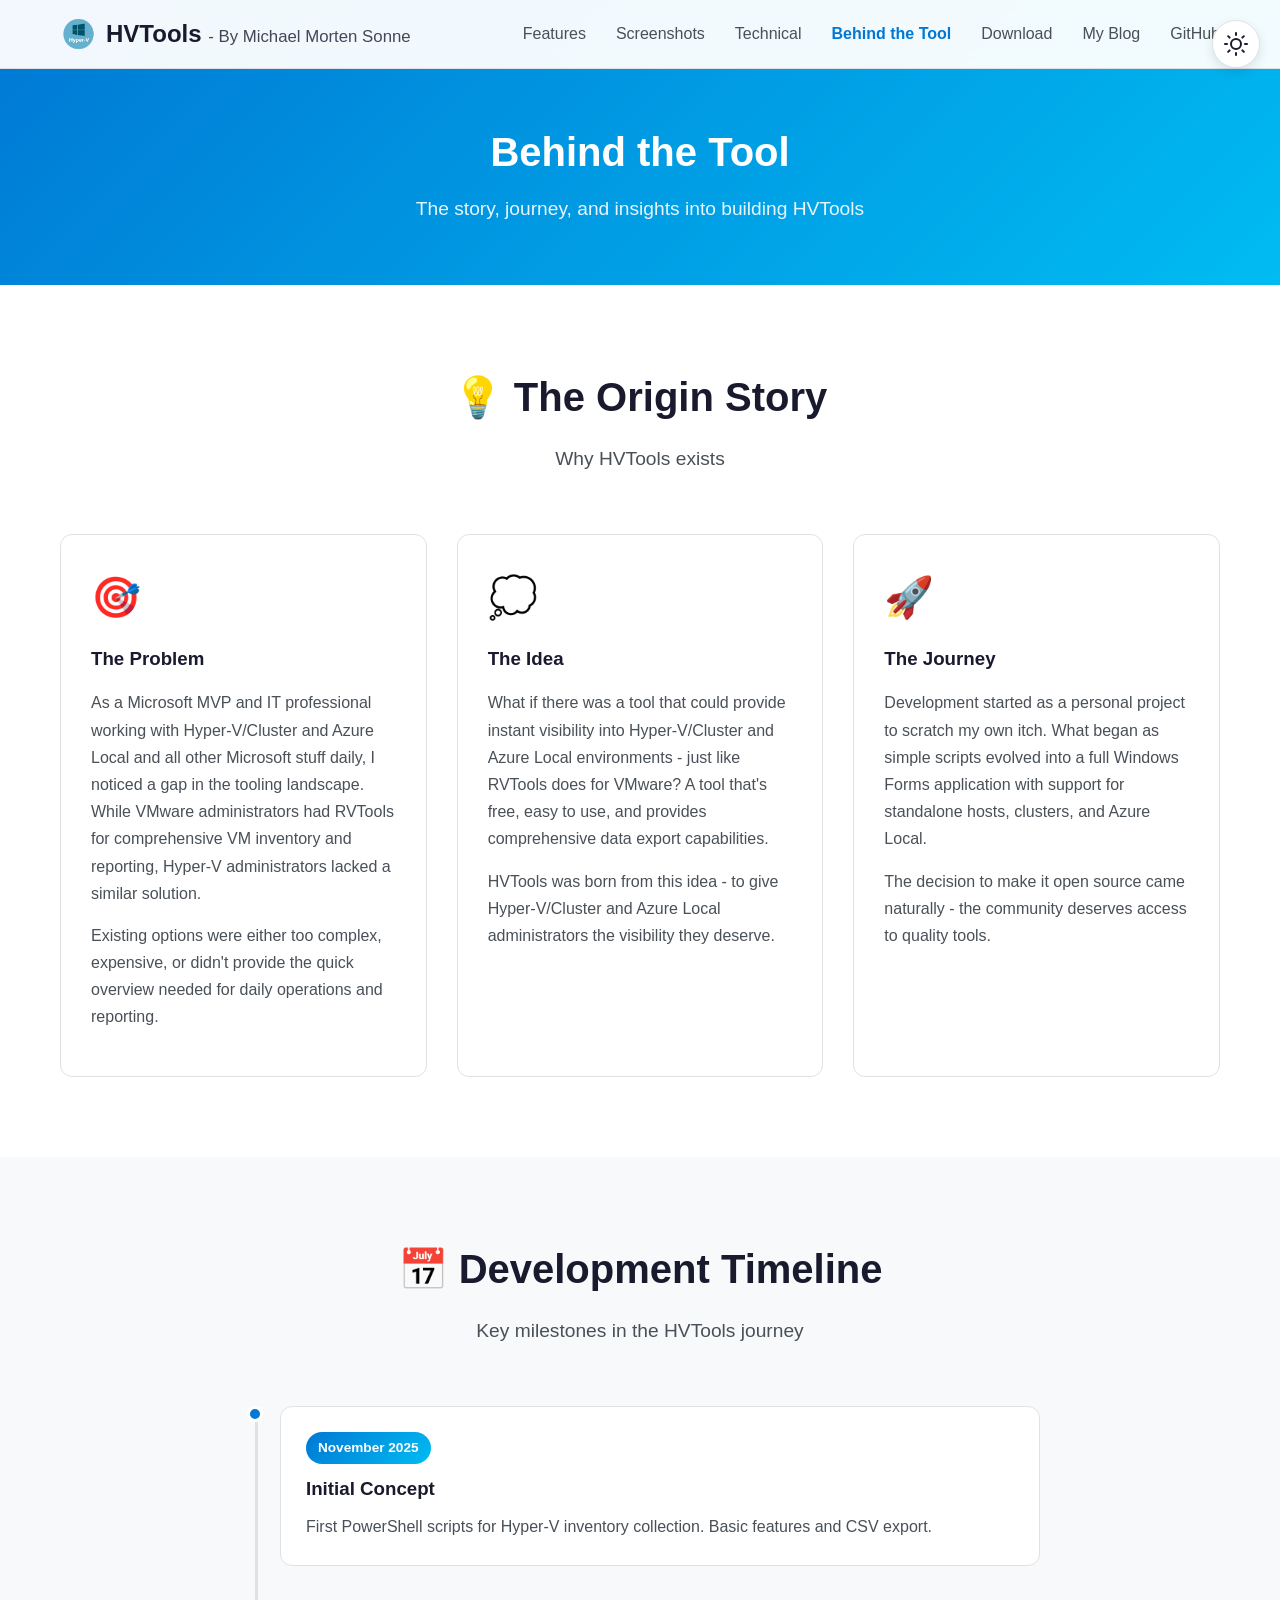
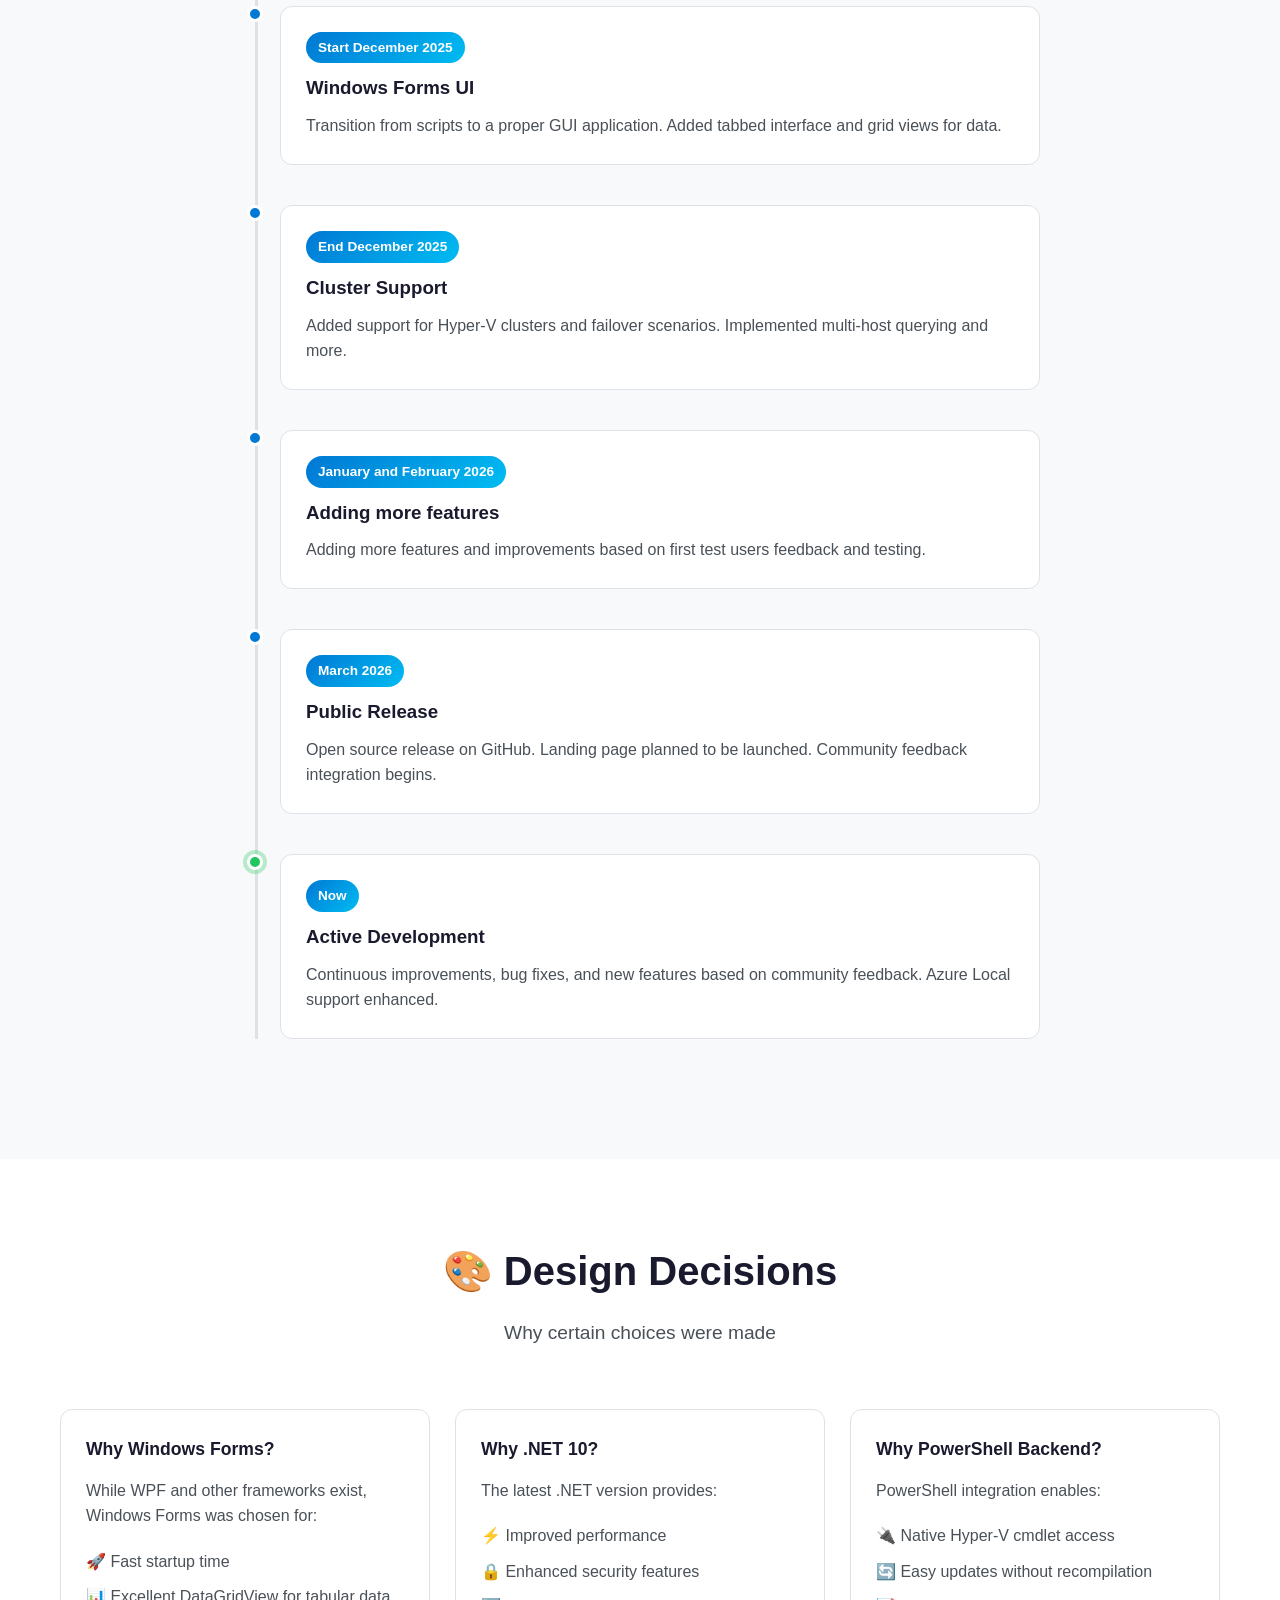
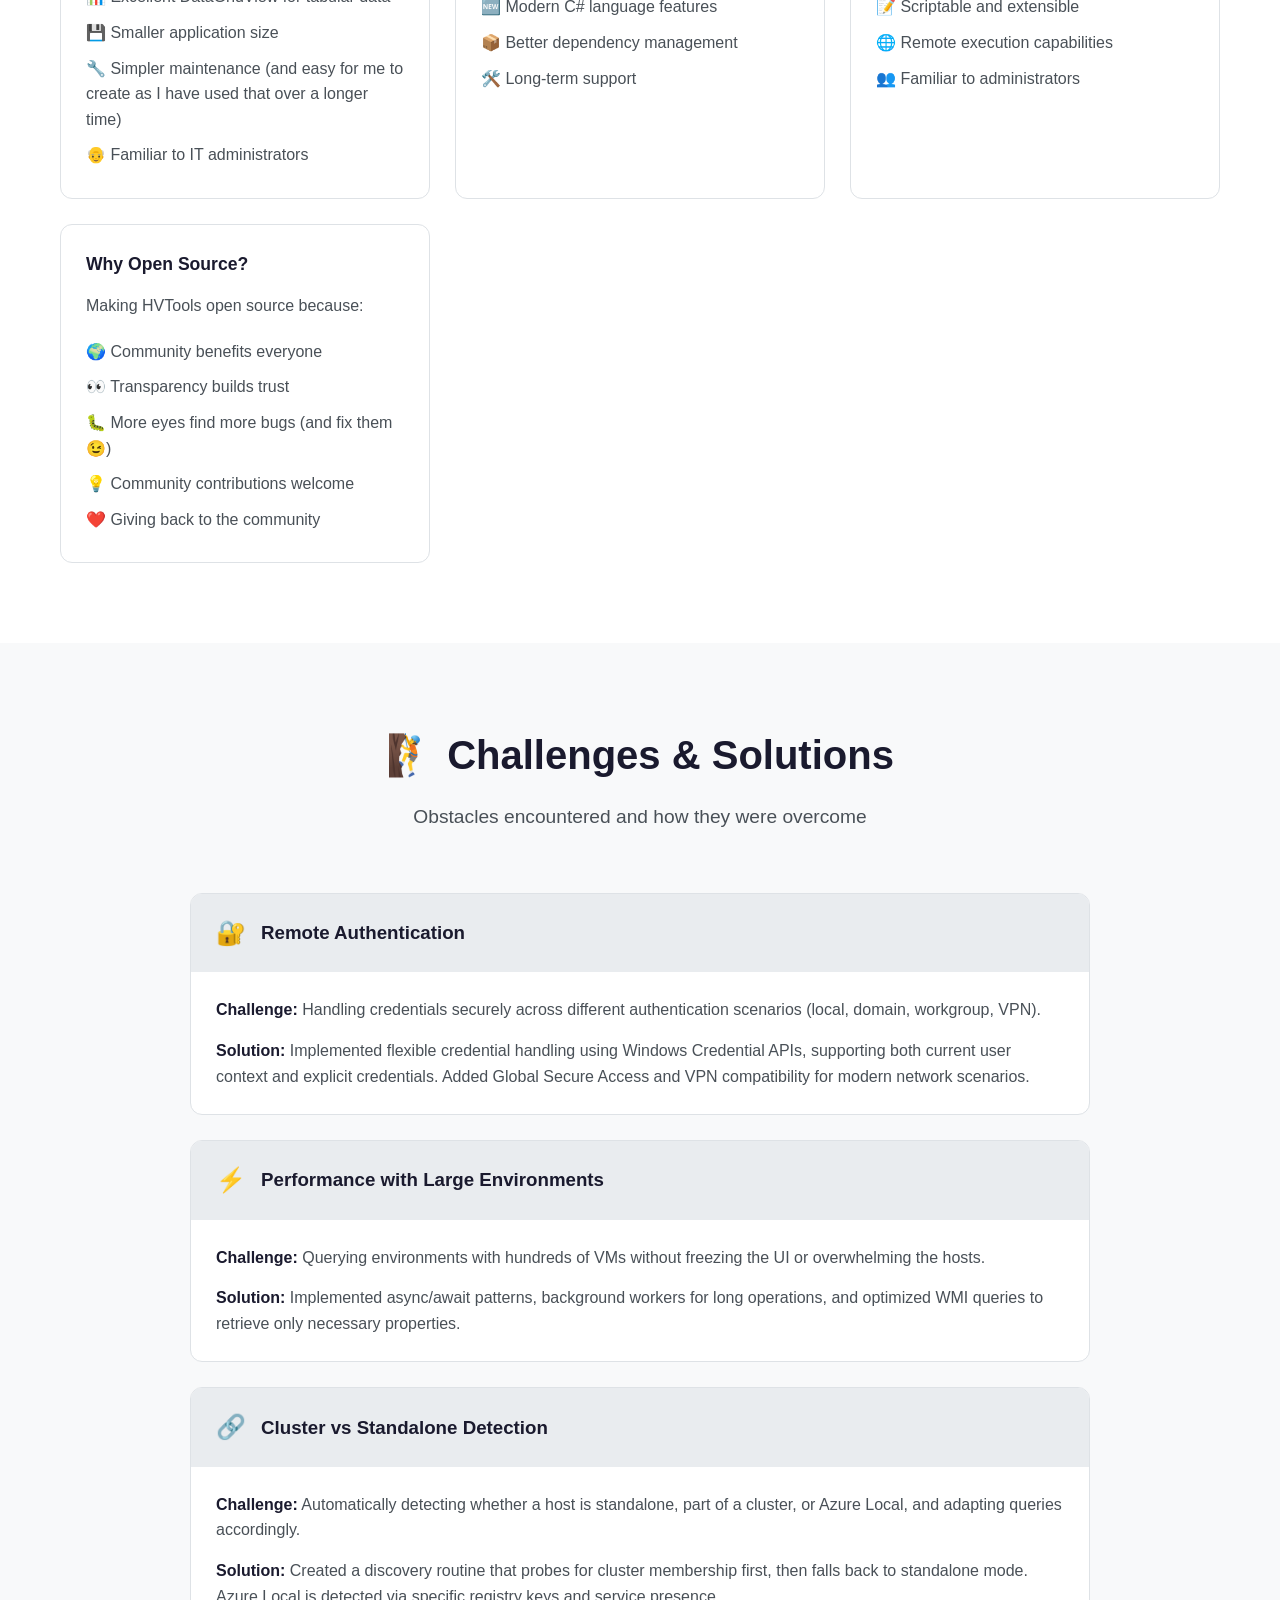
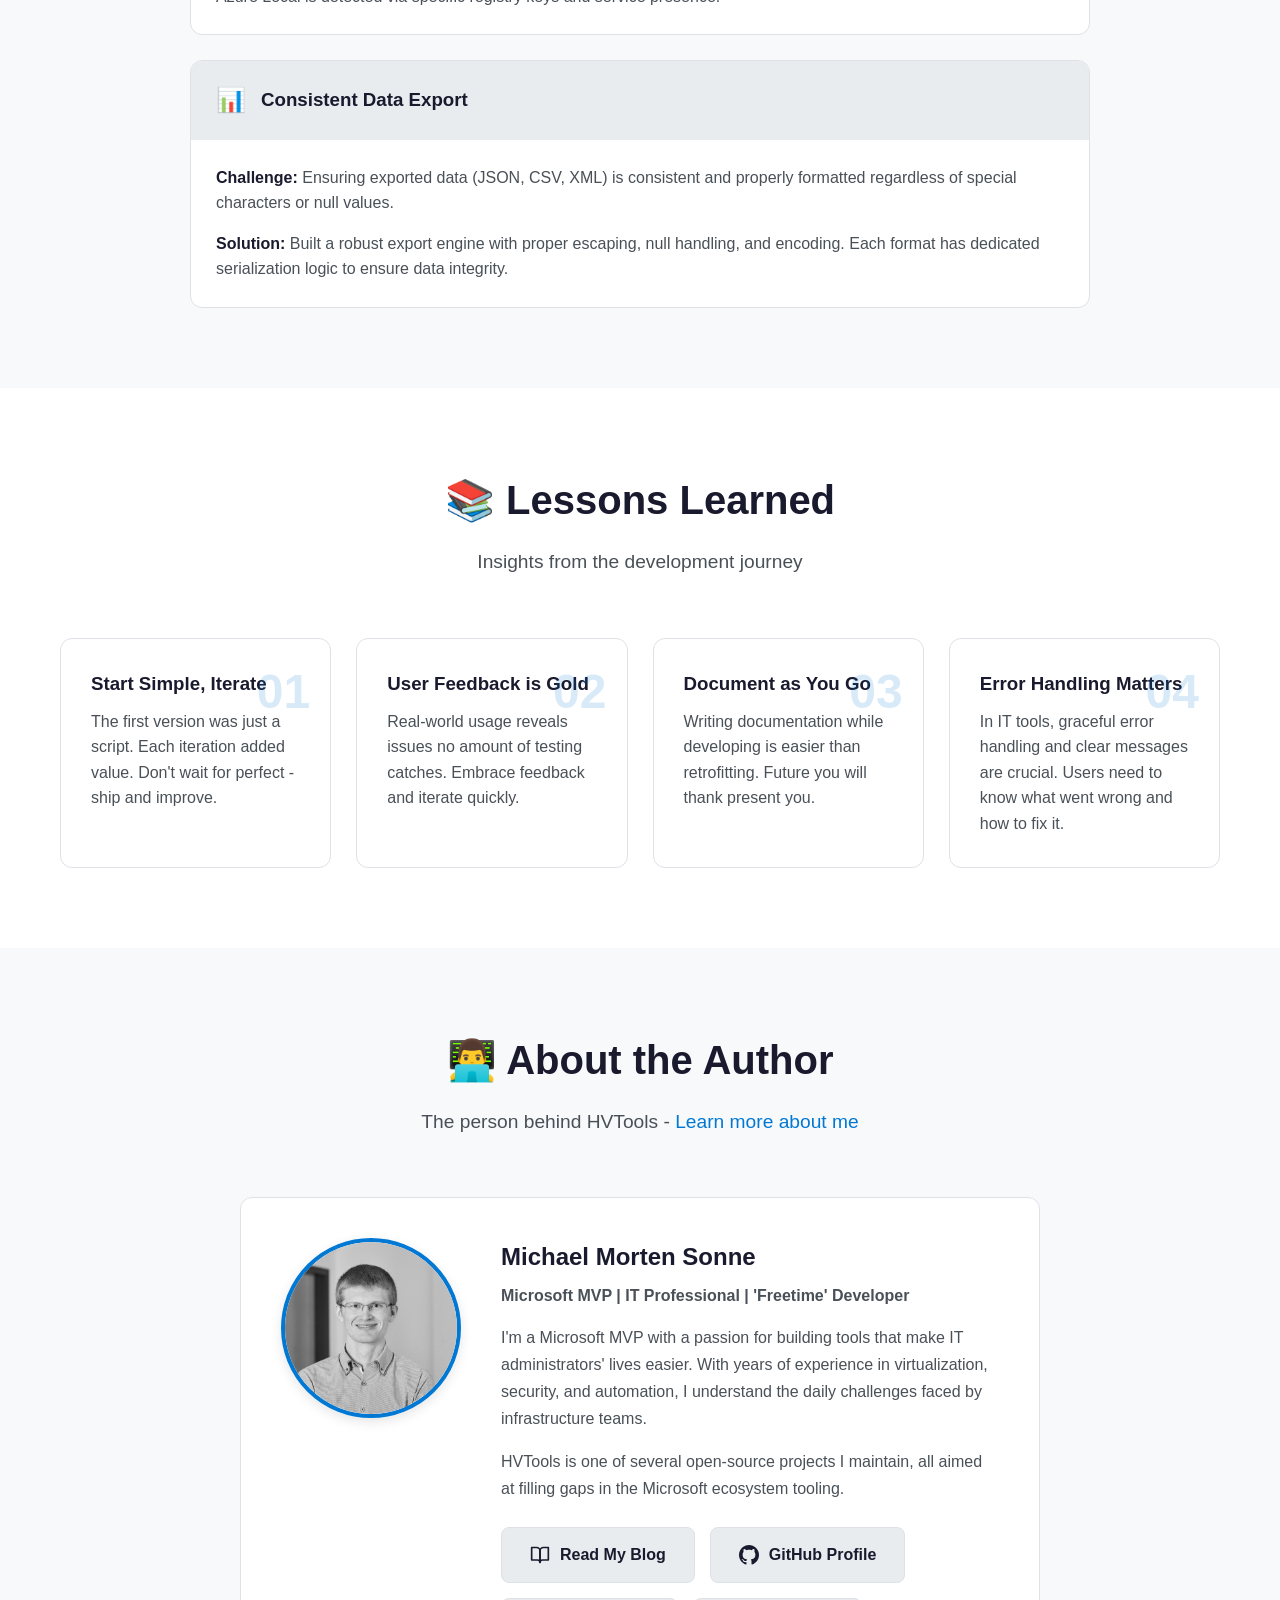
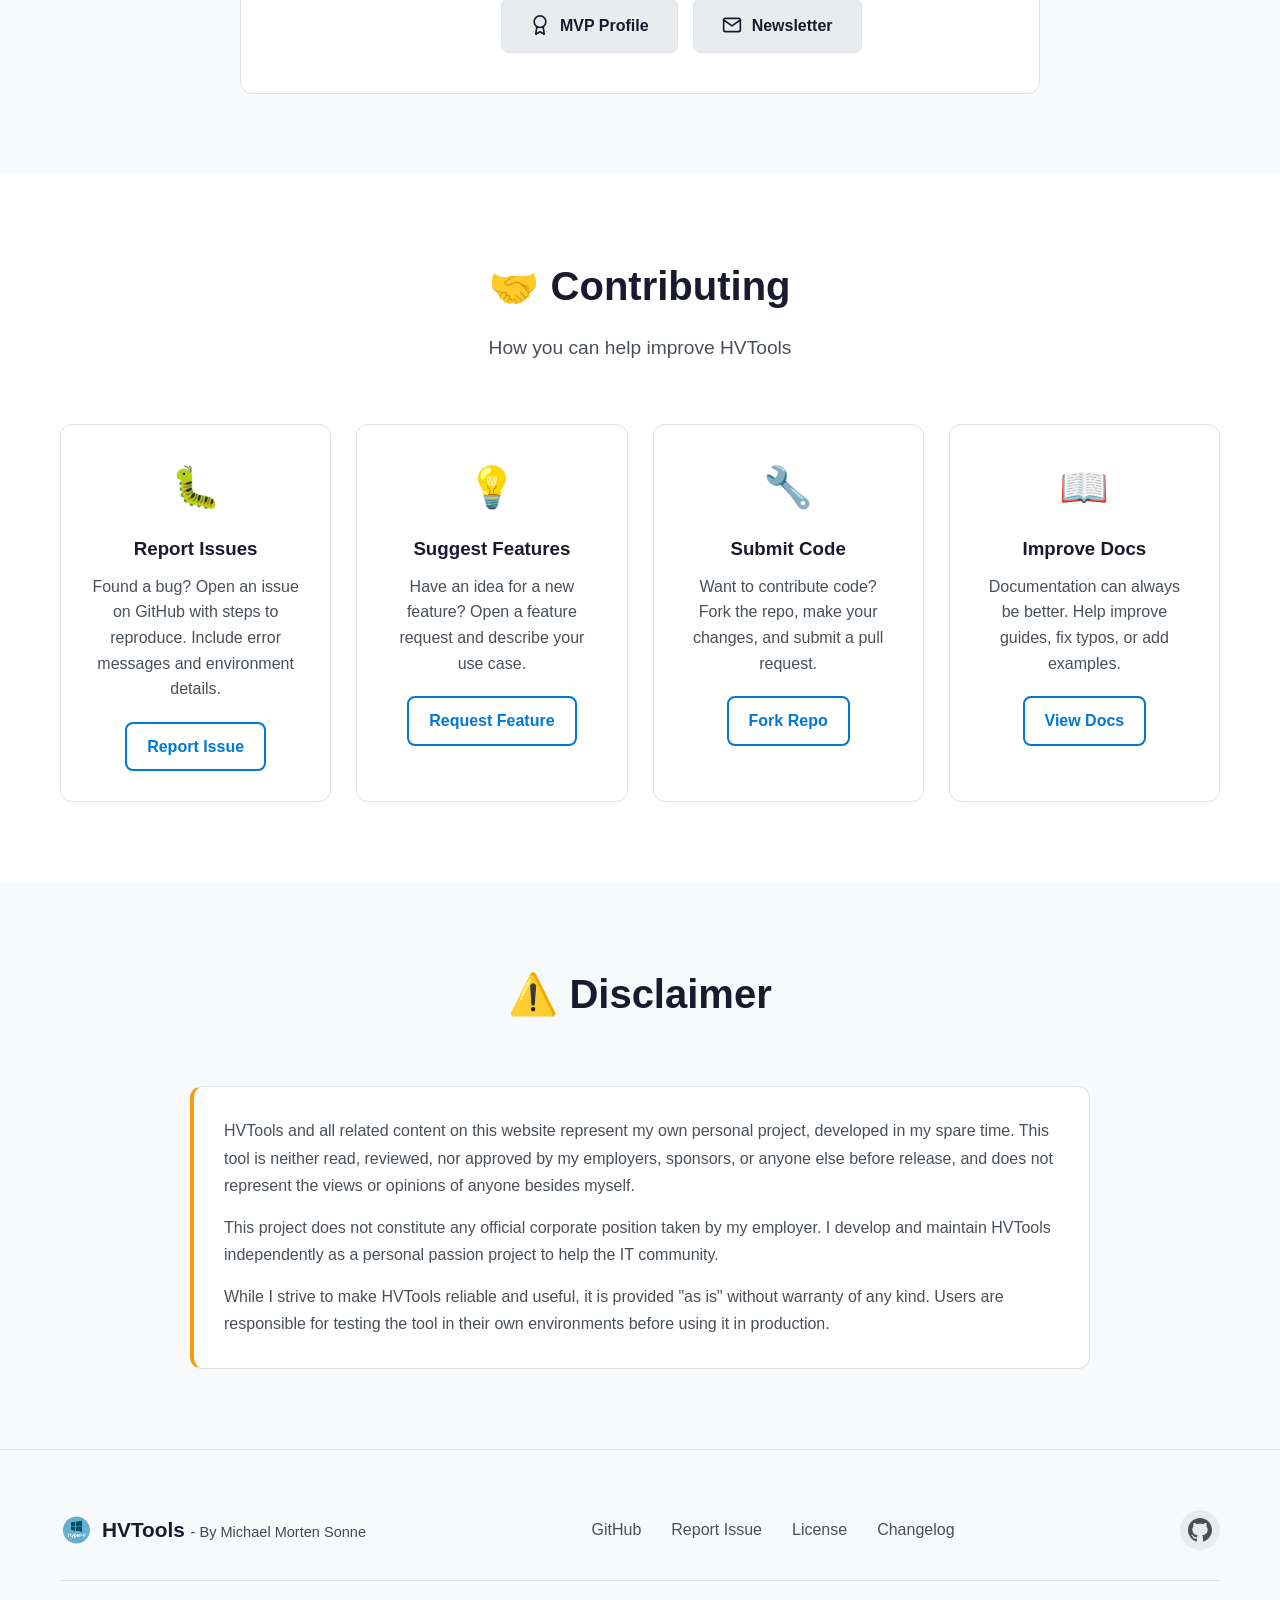
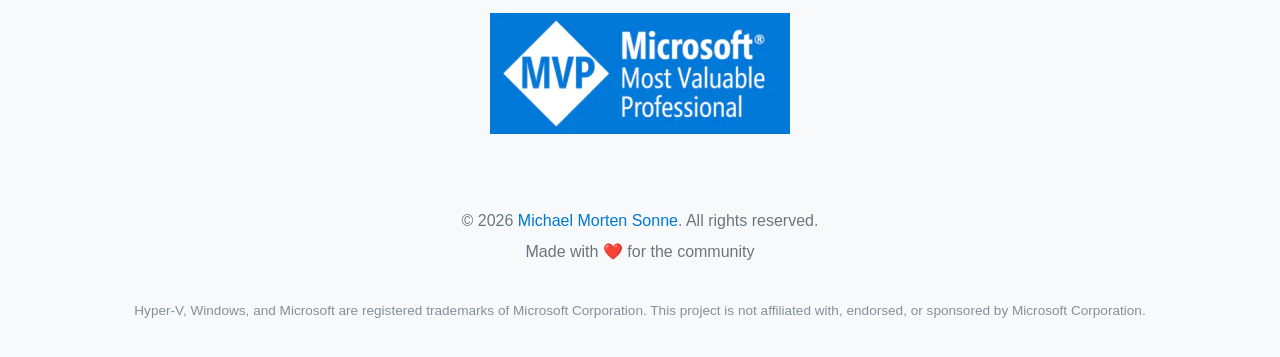
<file: landingpage/behind-the-tool.html>
<!DOCTYPE html>
<html lang="en">
<head>
    <meta charset="UTF-8">
    <meta name="viewport" content="width=device-width, initial-scale=1.0">
    <meta name="description" content="Behind the Tool - The story, development journey, and insights into building HVTools.">
    <meta name="keywords" content="Hyper-V, Development, Journey, Story, Open Source, HVTools">
    <meta name="author" content="Michael Morten Sonne">
    <meta name="theme-color" content="#0078d4">
    
    <!-- Open Graph -->
    <meta property="og:title" content="HVTools - Behind the Tool">
    <meta property="og:description" content="The story and development journey of HVTools.">
    <meta property="og:type" content="website">
    <meta property="og:url" content="https://hvtools.app/behind-the-tool">
    <meta property="og:image" content="assets/images/og-image.png">
    
    <title>Behind the Tool - HVTools - By Michael Morten Sonne</title>
    
    <link rel="icon" href="assets/images/favicon.png" type="image/png">
    <link rel="stylesheet" href="assets/css/style.css">
</head>
<body>
    <!-- Theme Toggle -->
    <button class="theme-toggle" id="themeToggle" aria-label="Toggle dark mode">
        <svg class="sun-icon" xmlns="http://www.w3.org/2000/svg" width="24" height="24" viewBox="0 0 24 24" fill="none" stroke="currentColor" stroke-width="2" stroke-linecap="round" stroke-linejoin="round">
            <circle cx="12" cy="12" r="5"></circle>
            <line x1="12" y1="1" x2="12" y2="3"></line>
            <line x1="12" y1="21" x2="12" y2="23"></line>
            <line x1="4.22" y1="4.22" x2="5.64" y2="5.64"></line>
            <line x1="18.36" y1="18.36" x2="19.78" y2="19.78"></line>
            <line x1="1" y1="12" x2="3" y2="12"></line>
            <line x1="21" y1="12" x2="23" y2="12"></line>
            <line x1="4.22" y1="19.78" x2="5.64" y2="18.36"></line>
            <line x1="18.36" y1="5.64" x2="19.78" y2="4.22"></line>
        </svg>
        <svg class="moon-icon" xmlns="http://www.w3.org/2000/svg" width="24" height="24" viewBox="0 0 24 24" fill="none" stroke="currentColor" stroke-width="2" stroke-linecap="round" stroke-linejoin="round">
            <path d="M21 12.79A9 9 0 1 1 11.21 3 7 7 0 0 0 21 12.79z"></path>
        </svg>
    </button>

    <!-- Navigation -->
    <nav class="navbar">
        <div class="nav-container">
            <a href="index.html" class="nav-logo">
                <img src="assets/images/logo.png" alt="HVTools Logo" class="logo-img">
                <span>HVTools <small class="brand-author">- By Michael Morten Sonne</small></span>
            </a>
            <ul class="nav-menu">
                <li><a href="index.html#features">Features</a></li>
                <li><a href="index.html#screenshots">Screenshots</a></li>
                <li><a href="technical.html">Technical</a></li>
                <li><a href="behind-the-tool.html" class="active">Behind the Tool</a></li>
                <li><a href="index.html#download">Download</a></li>
                <li><a href="https://blog.sonnes.cloud" target="_blank" rel="noopener">My Blog</a></li>
                <li><a href="https://github.com/michaelmsonne/HVTools" target="_blank" rel="noopener">GitHub</a></li>
            </ul>
            <button class="nav-toggle" id="navToggle" aria-label="Toggle navigation">
                <span></span>
                <span></span>
                <span></span>
            </button>
        </div>
    </nav>

    <!-- Page Header -->
    <header class="page-header">
        <div class="container">
            <h1>Behind the Tool</h1>
            <p>The story, journey, and insights into building HVTools</p>
        </div>
    </header>

    <!-- Origin Story Section -->
    <section class="doc-section">
        <div class="container">
            <div class="section-header">
                <h2>💡 The Origin Story</h2>
                <p>Why HVTools exists</p>
            </div>
            <div class="story-content">
                <div class="story-card">
                    <div class="story-icon">🎯</div>
                    <h3>The Problem</h3>
                    <p>As a Microsoft MVP and IT professional working with Hyper-V/Cluster and Azure Local and all other Microsoft stuff daily, I noticed a gap in the tooling landscape. While VMware administrators had RVTools for comprehensive VM inventory and reporting, Hyper-V administrators lacked a similar solution.</p>
                    <p>Existing options were either too complex, expensive, or didn't provide the quick overview needed for daily operations and reporting.</p>
                </div>
                <div class="story-card">
                    <div class="story-icon">💭</div>
                    <h3>The Idea</h3>
                    <p>What if there was a tool that could provide instant visibility into Hyper-V/Cluster and Azure Local environments - just like RVTools does for VMware? A tool that's free, easy to use, and provides comprehensive data export capabilities.</p>
                    <p>HVTools was born from this idea - to give Hyper-V/Cluster and Azure Local administrators the visibility they deserve.</p>
                </div>
                <div class="story-card">
                    <div class="story-icon">🚀</div>
                    <h3>The Journey</h3>
                    <p>Development started as a personal project to scratch my own itch. What began as simple scripts evolved into a full Windows Forms application with support for standalone hosts, clusters, and Azure Local.</p>
                    <p>The decision to make it open source came naturally - the community deserves access to quality tools.</p>
                </div>
            </div>
        </div>
    </section>

    <!-- Development Timeline -->
    <section class="doc-section alt-bg">
        <div class="container">
            <div class="section-header">
                <h2>📅 Development Timeline</h2>
                <p>Key milestones in the HVTools journey</p>
            </div>
            <div class="timeline">
                <div class="timeline-item">
                    <div class="timeline-marker"></div>
                    <div class="timeline-content">
                        <span class="timeline-date">November 2025</span>
                        <h3>Initial Concept</h3>
                        <p>First PowerShell scripts for Hyper-V inventory collection. Basic features and CSV export.</p>
                    </div>
                </div>
                <div class="timeline-item">
                    <div class="timeline-marker"></div>
                    <div class="timeline-content">
                        <span class="timeline-date">Start December 2025</span>
                        <h3>Windows Forms UI</h3>
                        <p>Transition from scripts to a proper GUI application. Added tabbed interface and grid views for data.</p>
                    </div>
                </div>
                <div class="timeline-item">
                    <div class="timeline-marker"></div>
                    <div class="timeline-content">
                        <span class="timeline-date">End December 2025</span>
                        <h3>Cluster Support</h3>
                        <p>Added support for Hyper-V clusters and failover scenarios. Implemented multi-host querying and more.</p>
                    </div>
                </div>
                <div class="timeline-item">
                    <div class="timeline-marker"></div>
                    <div class="timeline-content">
                        <span class="timeline-date">January and February 2026</span>
                        <h3>Adding more features</h3>
                        <p>Adding more features and improvements based on first test users feedback and testing.</p>
                    </div>
                </div>
                <div class="timeline-item">
                    <div class="timeline-marker"></div>
                    <div class="timeline-content">
                        <span class="timeline-date">March 2026</span>
                        <h3>Public Release</h3>
                        <p>Open source release on GitHub. Landing page planned to be launched. Community feedback integration begins.</p>
                    </div>
                </div>
                <div class="timeline-item">
                    <div class="timeline-marker active"></div>
                    <div class="timeline-content">
                        <span class="timeline-date">Now</span>
                        <h3>Active Development</h3>
                        <p>Continuous improvements, bug fixes, and new features based on community feedback. Azure Local support enhanced.</p>
                    </div>
                </div>
            </div>
        </div>
    </section>

    <!-- Design Decisions Section -->
    <section class="doc-section">
        <div class="container">
            <div class="section-header">
                <h2>🎨 Design Decisions</h2>
                <p>Why certain choices were made</p>
            </div>
            <div class="decisions-grid">
                <div class="decision-card">
                    <h3>Why Windows Forms?</h3>
                    <p>While WPF and other frameworks exist, Windows Forms was chosen for:</p>
                    <ul>
                        <li>🚀 Fast startup time</li>
                        <li>📊 Excellent DataGridView for tabular data</li>
                        <li>💾 Smaller application size</li>
                        <li>🔧 Simpler maintenance (and easy for me to create as I have used that over a longer time)</li>
                        <li>👴 Familiar to IT administrators</li>
                    </ul>
                </div>
                <div class="decision-card">
                    <h3>Why .NET 10?</h3>
                    <p>The latest .NET version provides:</p>
                    <ul>
                        <li>⚡ Improved performance</li>
                        <li>🔒 Enhanced security features</li>
                        <li>🆕 Modern C# language features</li>
                        <li>📦 Better dependency management</li>
                        <li>🛠️ Long-term support</li>
                    </ul>
                </div>
                <div class="decision-card">
                    <h3>Why PowerShell Backend?</h3>
                    <p>PowerShell integration enables:</p>
                    <ul>
                        <li>🔌 Native Hyper-V cmdlet access</li>
                        <li>🔄 Easy updates without recompilation</li>
                        <li>📝 Scriptable and extensible</li>
                        <li>🌐 Remote execution capabilities</li>
                        <li>👥 Familiar to administrators</li>
                    </ul>
                </div>
                <div class="decision-card">
                    <h3>Why Open Source?</h3>
                    <p>Making HVTools open source because:</p>
                    <ul>
                        <li>🌍 Community benefits everyone</li>
                        <li>👀 Transparency builds trust</li>
                        <li>🐛 More eyes find more bugs (and fix them 😉)</li>
                        <li>💡 Community contributions welcome</li>
                        <li>❤️ Giving back to the community</li>
                    </ul>
                </div>
            </div>
        </div>
    </section>

    <!-- Challenges Section -->
    <section class="doc-section alt-bg">
        <div class="container">
            <div class="section-header">
                <h2>🧗 Challenges & Solutions</h2>
                <p>Obstacles encountered and how they were overcome</p>
            </div>
            <div class="challenges-list">
                <div class="challenge-item">
                    <div class="challenge-header">
                        <span class="challenge-icon">🔐</span>
                        <h3>Remote Authentication</h3>
                    </div>
                    <div class="challenge-body">
                        <p><strong>Challenge:</strong> Handling credentials securely across different authentication scenarios (local, domain, workgroup, VPN).</p>
                        <p><strong>Solution:</strong> Implemented flexible credential handling using Windows Credential APIs, supporting both current user context and explicit credentials. Added Global Secure Access and VPN compatibility for modern network scenarios.</p>
                    </div>
                </div>
                <div class="challenge-item">
                    <div class="challenge-header">
                        <span class="challenge-icon">⚡</span>
                        <h3>Performance with Large Environments</h3>
                    </div>
                    <div class="challenge-body">
                        <p><strong>Challenge:</strong> Querying environments with hundreds of VMs without freezing the UI or overwhelming the hosts.</p>
                        <p><strong>Solution:</strong> Implemented async/await patterns, background workers for long operations, and optimized WMI queries to retrieve only necessary properties.</p>
                    </div>
                </div>
                <div class="challenge-item">
                    <div class="challenge-header">
                        <span class="challenge-icon">🔗</span>
                        <h3>Cluster vs Standalone Detection</h3>
                    </div>
                    <div class="challenge-body">
                        <p><strong>Challenge:</strong> Automatically detecting whether a host is standalone, part of a cluster, or Azure Local, and adapting queries accordingly.</p>
                        <p><strong>Solution:</strong> Created a discovery routine that probes for cluster membership first, then falls back to standalone mode. Azure Local is detected via specific registry keys and service presence.</p>
                    </div>
                </div>
                <div class="challenge-item">
                    <div class="challenge-header">
                        <span class="challenge-icon">📊</span>
                        <h3>Consistent Data Export</h3>
                    </div>
                    <div class="challenge-body">
                        <p><strong>Challenge:</strong> Ensuring exported data (JSON, CSV, XML) is consistent and properly formatted regardless of special characters or null values.</p>
                        <p><strong>Solution:</strong> Built a robust export engine with proper escaping, null handling, and encoding. Each format has dedicated serialization logic to ensure data integrity.</p>
                    </div>
                </div>
            </div>
        </div>
    </section>

    <!-- Lessons Learned Section -->
    <section class="doc-section">
        <div class="container">
            <div class="section-header">
                <h2>📚 Lessons Learned</h2>
                <p>Insights from the development journey</p>
            </div>
            <div class="lessons-grid">
                <div class="lesson-card">
                    <span class="lesson-number">01</span>
                    <h3>Start Simple, Iterate</h3>
                    <p>The first version was just a script. Each iteration added value. Don't wait for perfect - ship and improve.</p>
                </div>
                <div class="lesson-card">
                    <span class="lesson-number">02</span>
                    <h3>User Feedback is Gold</h3>
                    <p>Real-world usage reveals issues no amount of testing catches. Embrace feedback and iterate quickly.</p>
                </div>
                <div class="lesson-card">
                    <span class="lesson-number">03</span>
                    <h3>Document as You Go</h3>
                    <p>Writing documentation while developing is easier than retrofitting. Future you will thank present you.</p>
                </div>
                <div class="lesson-card">
                    <span class="lesson-number">04</span>
                    <h3>Error Handling Matters</h3>
                    <p>In IT tools, graceful error handling and clear messages are crucial. Users need to know what went wrong and how to fix it.</p>
                </div>
            </div>
        </div>
    </section>

    <!-- About the Author Section -->
    <section class="doc-section alt-bg">
        <div class="container">
            <div class="section-header">
                <h2>👨‍💻 About the Author</h2>
                <p>The person behind HVTools - <a href="https://www.linkedin.com/in/michaelmsonne/" target="_blank" rel="noopener">Learn more about me</a></p>
            </div>
            <div class="author-card">
                <div class="author-photo">
                    <img src="assets/images/Michael-Morten-Sonne.png" alt="Michael Morten Sonne" class="author-image">
                </div>
                <div class="author-info">
                    <h3>Michael Morten Sonne</h3>
                    <p class="author-title">Microsoft MVP | IT Professional | 'Freetime' Developer</p>
                    <p>I'm a Microsoft MVP with a passion for building tools that make IT administrators' lives easier. With years of experience in virtualization, security, and automation, I understand the daily challenges faced by infrastructure teams.</p>
                    <p>HVTools is one of several open-source projects I maintain, all aimed at filling gaps in the Microsoft ecosystem tooling.</p>
                    <div class="author-links">
                        <a href="https://blog.sonnes.cloud" target="_blank" rel="noopener" class="btn btn-secondary">
                            <svg xmlns="http://www.w3.org/2000/svg" width="20" height="20" viewBox="0 0 24 24" fill="none" stroke="currentColor" stroke-width="2" stroke-linecap="round" stroke-linejoin="round">
                                <path d="M2 3h6a4 4 0 0 1 4 4v14a3 3 0 0 0-3-3H2z"></path>
                                <path d="M22 3h-6a4 4 0 0 0-4 4v14a3 3 0 0 1 3-3h7z"></path>
                            </svg>
                            Read My Blog
                        </a>
                        <a href="https://github.com/michaelmsonne" target="_blank" rel="noopener" class="btn btn-secondary">
                            <svg xmlns="http://www.w3.org/2000/svg" width="20" height="20" viewBox="0 0 24 24" fill="currentColor">
                                <path d="M12 0c-6.626 0-12 5.373-12 12 0 5.302 3.438 9.8 8.207 11.387.599.111.793-.261.793-.577v-2.234c-3.338.726-4.033-1.416-4.033-1.416-.546-1.387-1.333-1.756-1.333-1.756-1.089-.745.083-.729.083-.729 1.205.084 1.839 1.237 1.839 1.237 1.07 1.834 2.807 1.304 3.492.997.107-.775.418-1.305.762-1.604-2.665-.305-5.467-1.334-5.467-5.931 0-1.311.469-2.381 1.236-3.221-.124-.303-.535-1.524.117-3.176 0 0 1.008-.322 3.301 1.23.957-.266 1.983-.399 3.003-.404 1.02.005 2.047.138 3.006.404 2.291-1.552 3.297-1.23 3.297-1.23.653 1.653.242 2.874.118 3.176.77.84 1.235 1.911 1.235 3.221 0 4.609-2.807 5.624-5.479 5.921.43.372.823 1.102.823 2.222v3.293c0 .319.192.694.801.576 4.765-1.589 8.199-6.086 8.199-11.386 0-6.627-5.373-12-12-12z"/>
                            </svg>
                            GitHub Profile
                        </a>
                        <a href="https://mvp.microsoft.com/en-US/mvp/profile/b6a5bd91-5ebd-4c84-8965-023a95273093?wt.mc_id=MVP_353010" target="_blank" rel="noopener" class="btn btn-secondary">
                            <svg xmlns="http://www.w3.org/2000/svg" width="20" height="20" viewBox="0 0 24 24" fill="none" stroke="currentColor" stroke-width="2" stroke-linecap="round" stroke-linejoin="round">
                                <circle cx="12" cy="8" r="7"></circle>
                                <polyline points="8.21 13.89 7 23 12 20 17 23 15.79 13.88"></polyline>
                            </svg>
                            MVP Profile
                        </a>
                        <a href="https://blog.sonnes.cloud/newsletter/" target="_blank" rel="noopener" class="btn btn-secondary">
                            <svg xmlns="http://www.w3.org/2000/svg" width="20" height="20" viewBox="0 0 24 24" fill="none" stroke="currentColor" stroke-width="2" stroke-linecap="round" stroke-linejoin="round">
                                <path d="M4 4h16c1.1 0 2 .9 2 2v12c0 1.1-.9 2-2 2H4c-1.1 0-2-.9-2-2V6c0-1.1.9-2 2-2z"></path>
                                <polyline points="22,6 12,13 2,6"></polyline>
                            </svg>
                            Newsletter
                        </a>
                    </div>
                </div>
            </div>
        </div>
    </section>

    <!-- Contributing Section -->
    <section class="doc-section">
        <div class="container">
            <div class="section-header">
                <h2>🤝 Contributing</h2>
                <p>How you can help improve HVTools</p>
            </div>
            <div class="contributing-content">
                <div class="contribute-card">
                    <div class="contribute-icon">🐛</div>
                    <h3>Report Issues</h3>
                    <p>Found a bug? Open an issue on GitHub with steps to reproduce. Include error messages and environment details.</p>
                    <a href="https://github.com/michaelmsonne/HVTools/issues/new" target="_blank" rel="noopener" class="btn btn-outline">Report Issue</a>
                </div>
                <div class="contribute-card">
                    <div class="contribute-icon">💡</div>
                    <h3>Suggest Features</h3>
                    <p>Have an idea for a new feature? Open a feature request and describe your use case.</p>
                    <a href="https://github.com/michaelmsonne/HVTools/issues/new" target="_blank" rel="noopener" class="btn btn-outline">Request Feature</a>
                </div>
                <div class="contribute-card">
                    <div class="contribute-icon">🔧</div>
                    <h3>Submit Code</h3>
                    <p>Want to contribute code? Fork the repo, make your changes, and submit a pull request.</p>
                    <a href="https://github.com/michaelmsonne/HVTools/fork" target="_blank" rel="noopener" class="btn btn-outline">Fork Repo</a>
                </div>
                <div class="contribute-card">
                    <div class="contribute-icon">📖</div>
                    <h3>Improve Docs</h3>
                    <p>Documentation can always be better. Help improve guides, fix typos, or add examples.</p>
                    <a href="https://github.com/michaelmsonne/HVTools" target="_blank" rel="noopener" class="btn btn-outline">View Docs</a>
                </div>
            </div>
        </div>
    </section>

    <!-- Disclaimer Section -->
    <section class="doc-section alt-bg">
        <div class="container">
            <div class="section-header">
                <h2>⚠️ Disclaimer</h2>
            </div>
            <div class="disclaimer-card">
                <p>HVTools and all related content on this website represent my own personal project, developed in my spare time. This tool is neither read, reviewed, nor approved by my employers, sponsors, or anyone else before release, and does not represent the views or opinions of anyone besides myself.</p>
                <p>This project does not constitute any official corporate position taken by my employer. I develop and maintain HVTools independently as a personal passion project to help the IT community.</p>
                <p>While I strive to make HVTools reliable and useful, it is provided "as is" without warranty of any kind. Users are responsible for testing the tool in their own environments before using it in production.</p>
            </div>
        </div>
    </section>

    <!-- Footer -->
    <footer class="footer">
        <div class="container">
            <div class="footer-content">
                <div class="footer-brand">
                    <img src="assets/images/logo.png" alt="HVTools Logo" class="footer-logo">
                    <span>HVTools <small class="brand-author">- By Michael Morten Sonne</small></span>
                </div>
                <div class="footer-links">
                    <a href="https://github.com/michaelmsonne/HVTools" target="_blank" rel="noopener">GitHub</a>
                    <a href="https://github.com/michaelmsonne/HVTools/issues" target="_blank" rel="noopener">Report Issue</a>
                    <a href="https://github.com/michaelmsonne/HVTools/blob/main/LICENSE.md" target="_blank" rel="noopener">License</a>
                    <a href="https://github.com/michaelmsonne/HVTools/blob/main/CHANGELOG.md" target="_blank" rel="noopener">Changelog</a>
                </div>
                <div class="footer-social">
                    <a href="https://github.com/michaelmsonne" target="_blank" rel="noopener" aria-label="GitHub">
                        <svg xmlns="http://www.w3.org/2000/svg" width="24" height="24" viewBox="0 0 24 24" fill="currentColor">
                            <path d="M12 0c-6.626 0-12 5.373-12 12 0 5.302 3.438 9.8 8.207 11.387.599.111.793-.261.793-.577v-2.234c-3.338.726-4.033-1.416-4.033-1.416-.546-1.387-1.333-1.756-1.333-1.756-1.089-.745.083-.729.083-.729 1.205.084 1.839 1.237 1.839 1.237 1.07 1.834 2.807 1.304 3.492.997.107-.775.418-1.305.762-1.604-2.665-.305-5.467-1.334-5.467-5.931 0-1.311.469-2.381 1.236-3.221-.124-.303-.535-1.524.117-3.176 0 0 1.008-.322 3.301 1.23.957-.266 1.983-.399 3.003-.404 1.02.005 2.047.138 3.006.404 2.291-1.552 3.297-1.23 3.297-1.23.653 1.653.242 2.874.118 3.176.77.84 1.235 1.911 1.235 3.221 0 4.609-2.807 5.624-5.479 5.921.43.372.823 1.102.823 2.222v3.293c0 .319.192.694.801.576 4.765-1.589 8.199-6.086 8.199-11.386 0-6.627-5.373-12-12-12z"/>
                        </svg>
                    </a>
                </div>
            </div>
            <div class="footer-mvp">
                <a href="https://mvp.microsoft.com/en-US/mvp/profile/b6a5bd91-5ebd-4c84-8965-023a95273093?wt.mc_id=MVP_353010" target="_blank" rel="noopener">
                    <img src="assets/images/mvp-badge.png" alt="Microsoft MVP" width="300" height="121" style="max-width: 100%; height: auto;">
                </a>
            </div>
            <div class="footer-bottom">
                <p>&copy; 2026 <a href="https://github.com/michaelmsonne" target="_blank" rel="noopener">Michael Morten Sonne</a>. All rights reserved.</p>
                <p>Made with ❤️ for the community</p><br>
                <p class="trademark-notice">Hyper-V, Windows, and Microsoft are registered trademarks of Microsoft Corporation. This project is not affiliated with, endorsed, or sponsored by Microsoft Corporation.</p>
            </div>
        </div>
    </footer>

    <script src="assets/js/main.js"></script>
    <script data-name="BMC-Widget" data-cfasync="false" src="https://cdnjs.buymeacoffee.com/1.0.0/widget.prod.min.js" data-id="sonnes" data-description="Support me on Buy me a coffee!" data-message="Your support helps keep my tools and development going strong! Every contribution, no matter the size, fuels new features, bug fixes, and improvements ❤️" data-color="#5F7FFF" data-position="Right" data-x_margin="18" data-y_margin="18"></script>
</body>
</html>
</file>
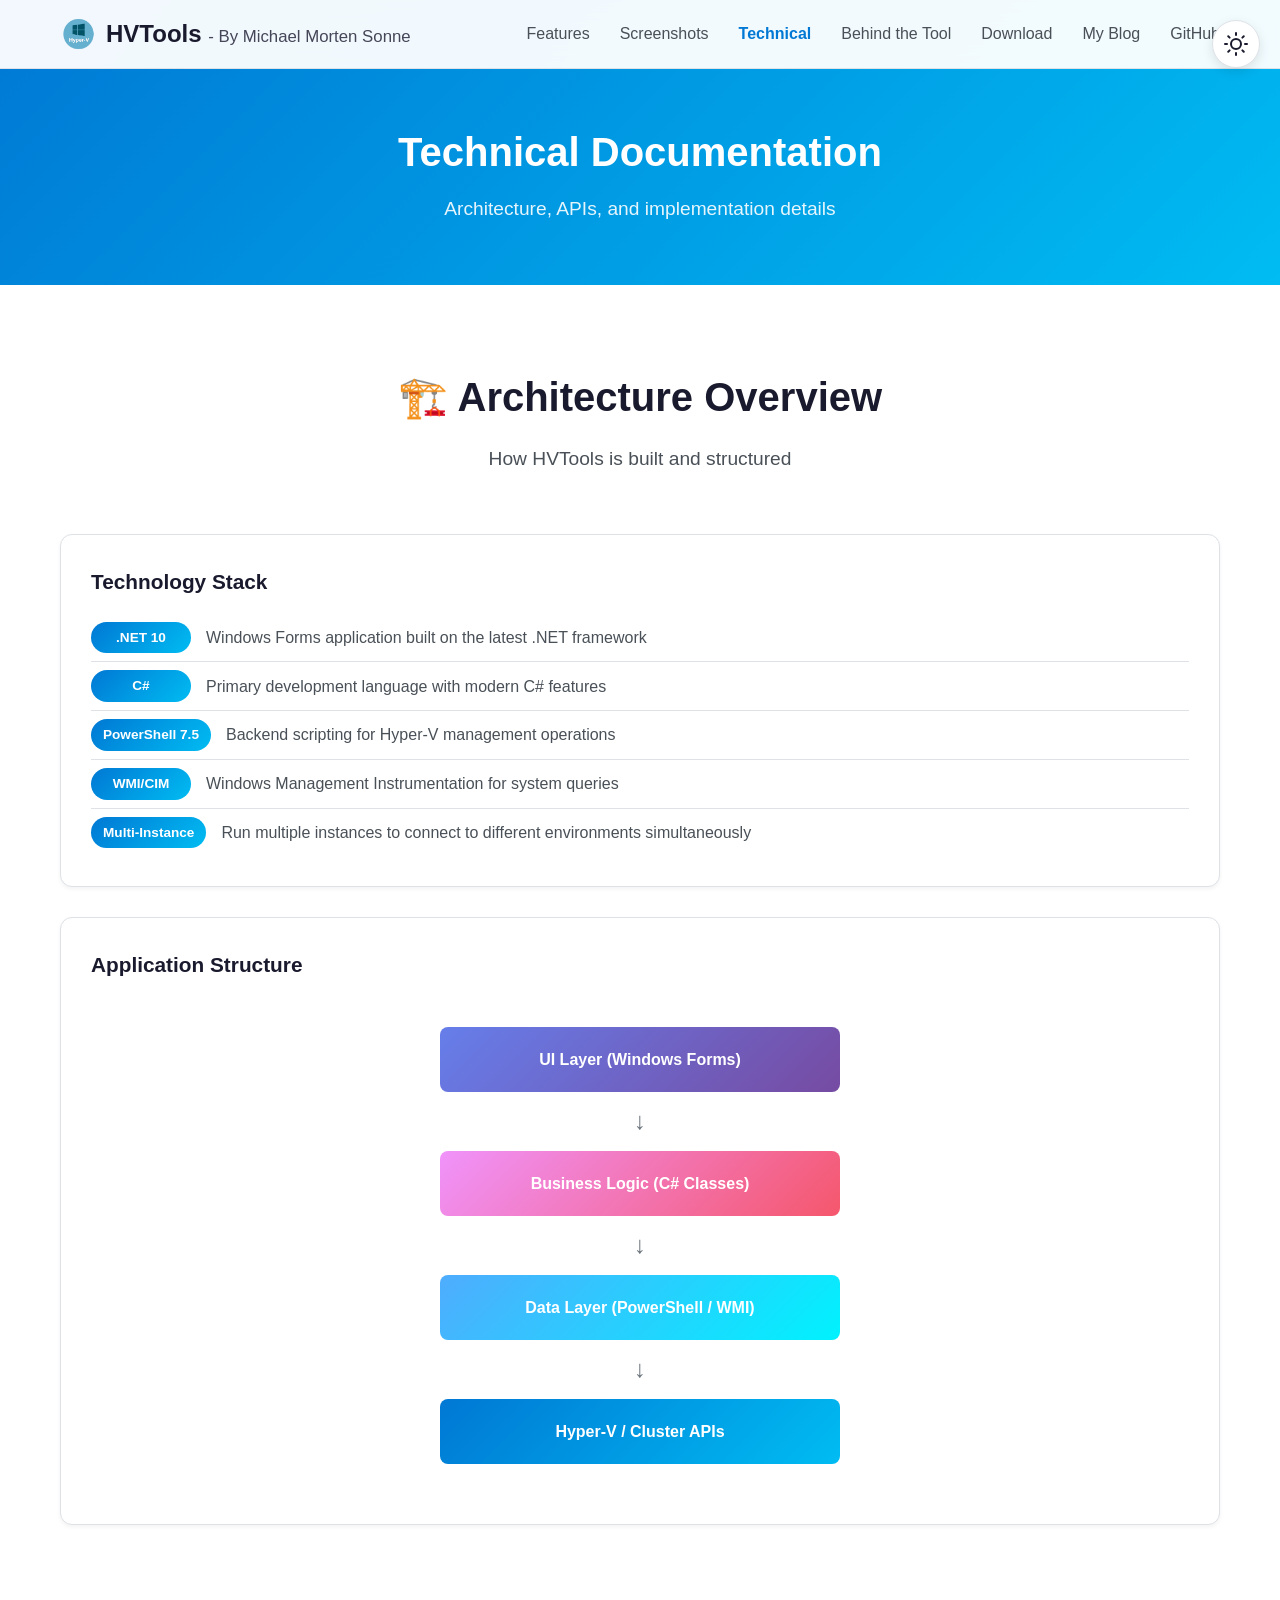
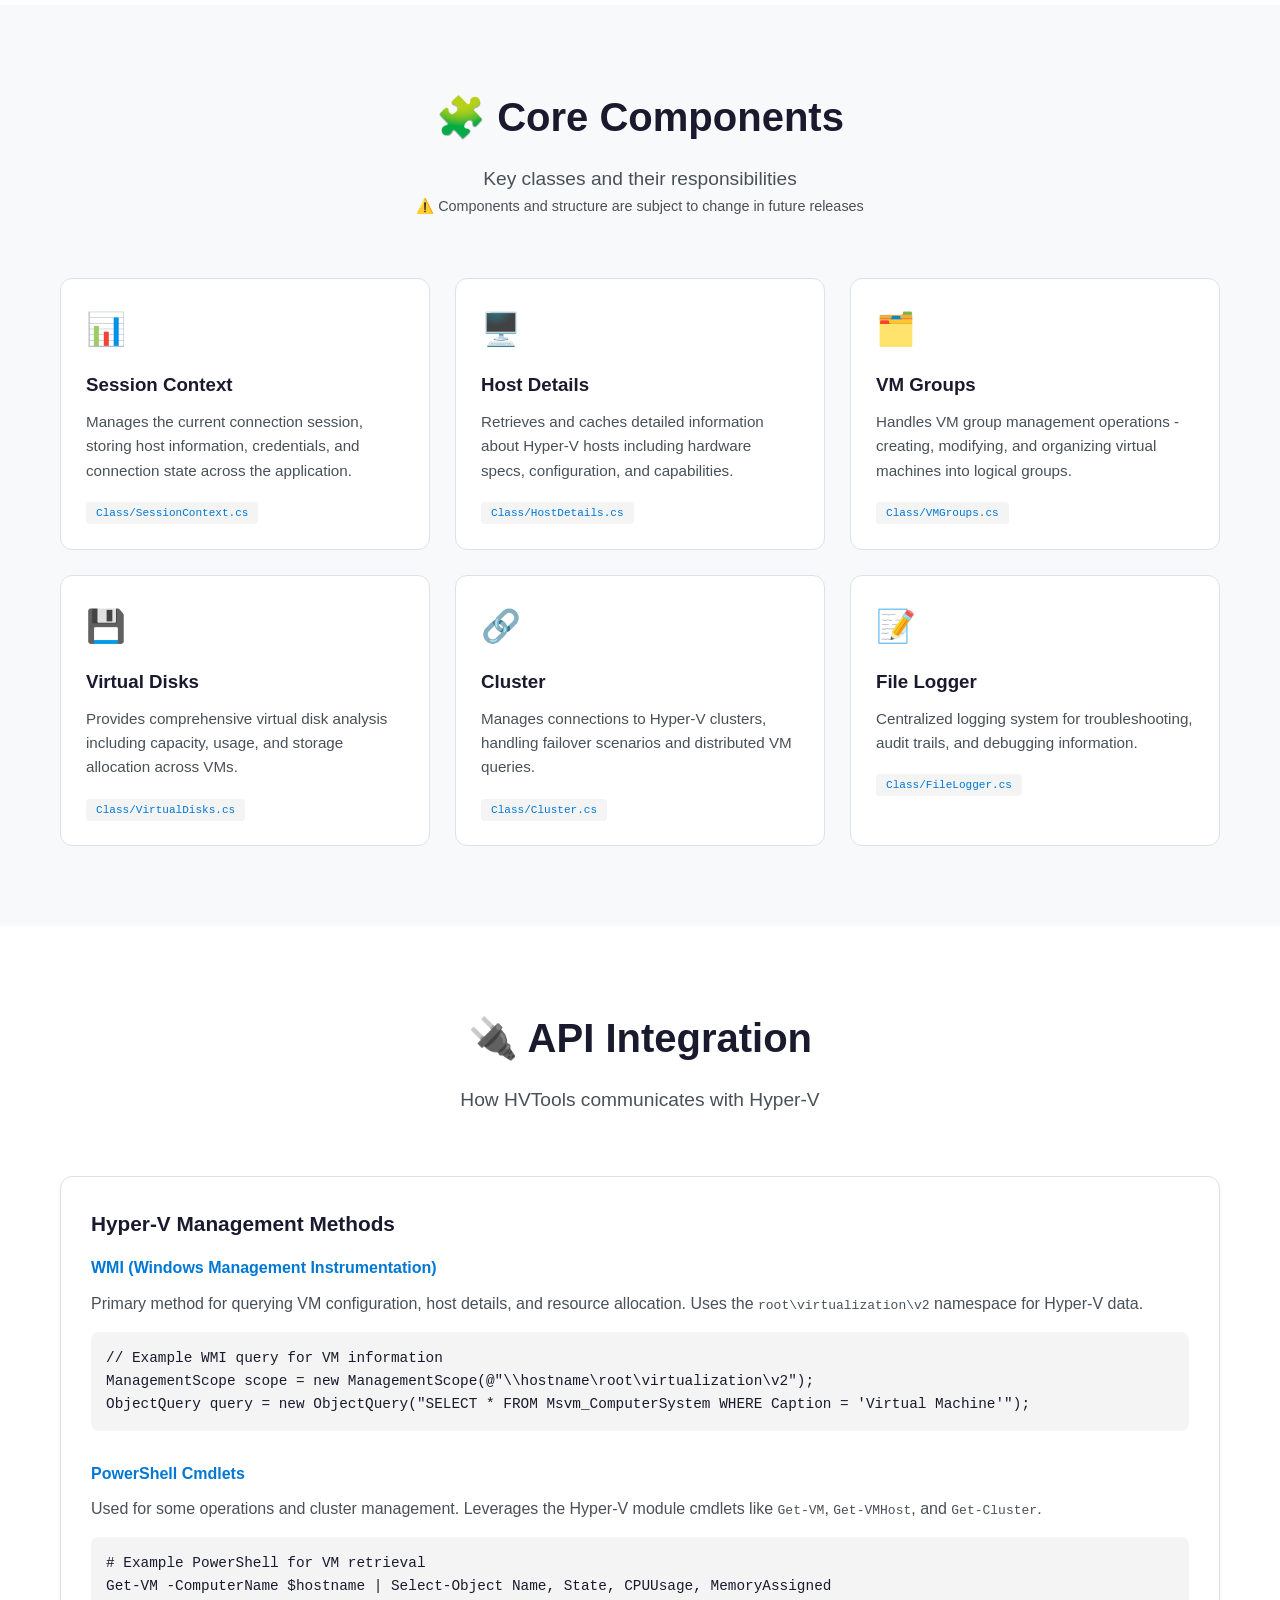
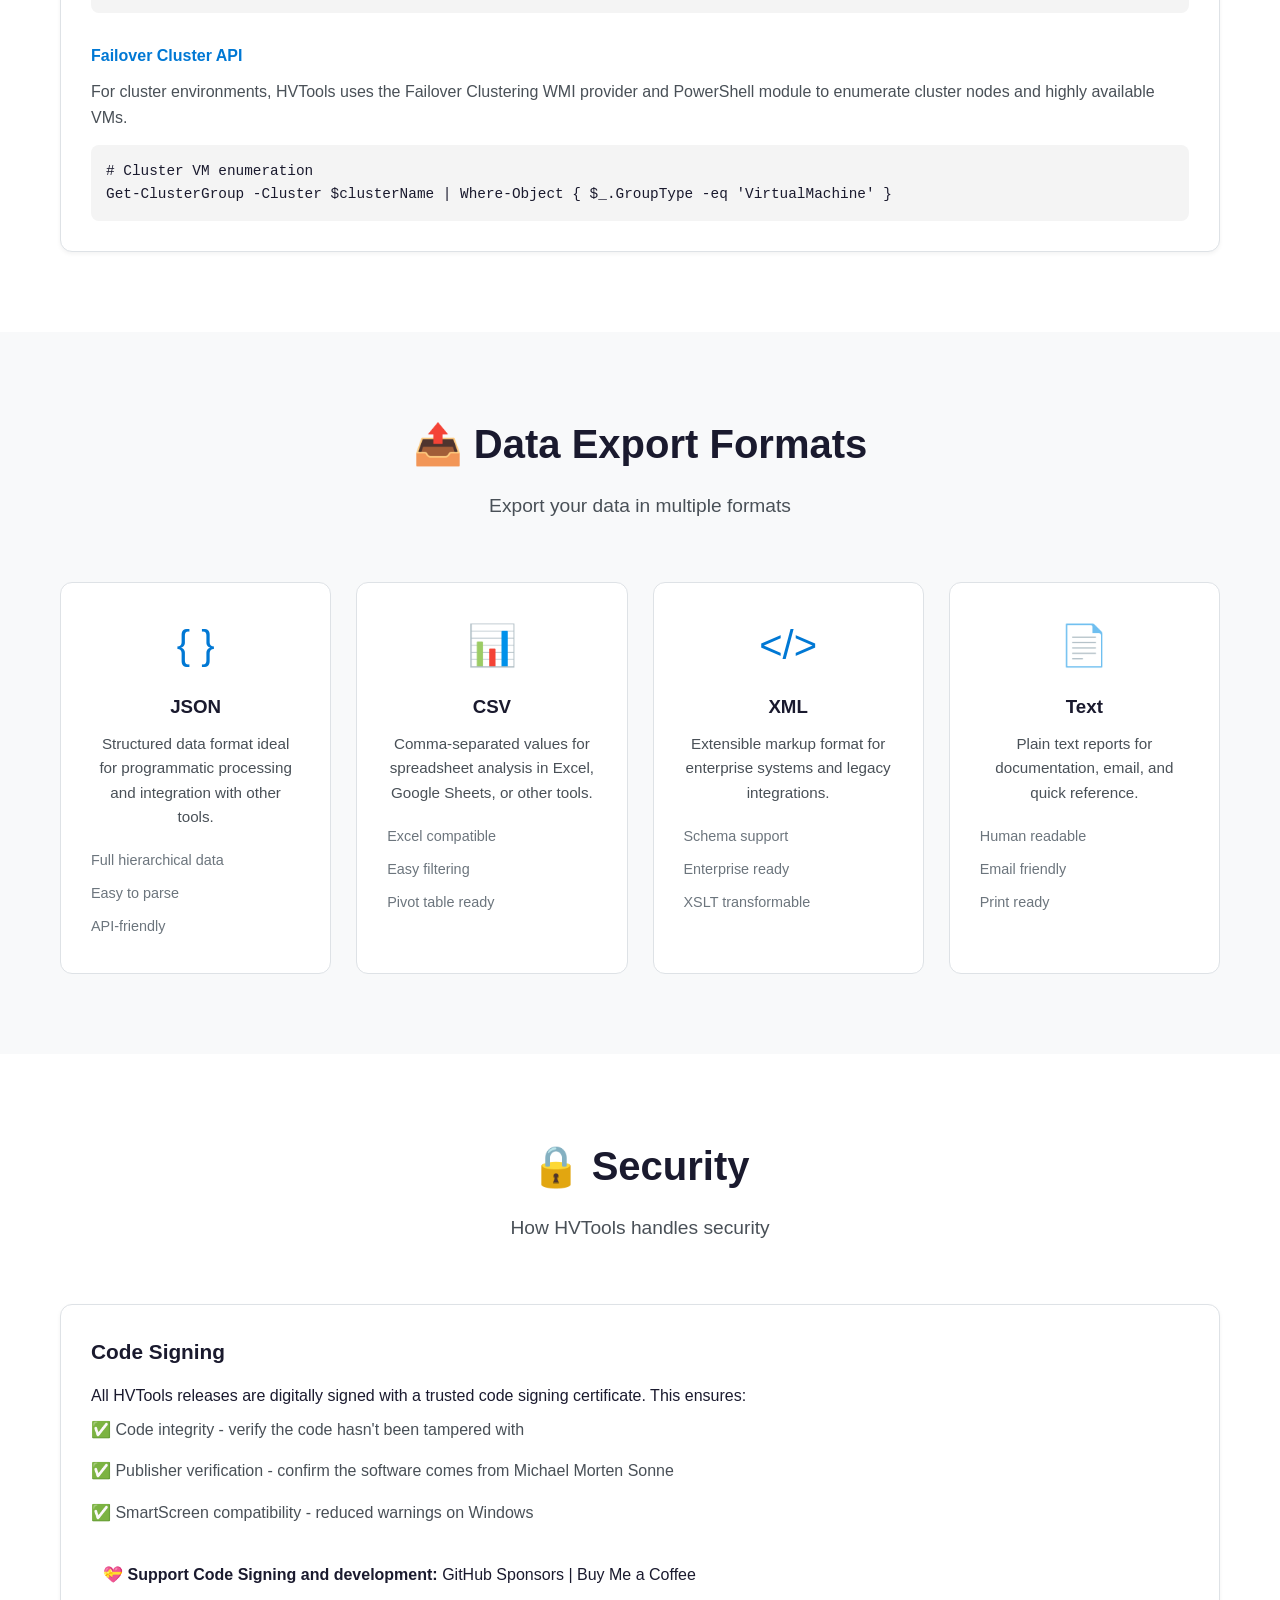
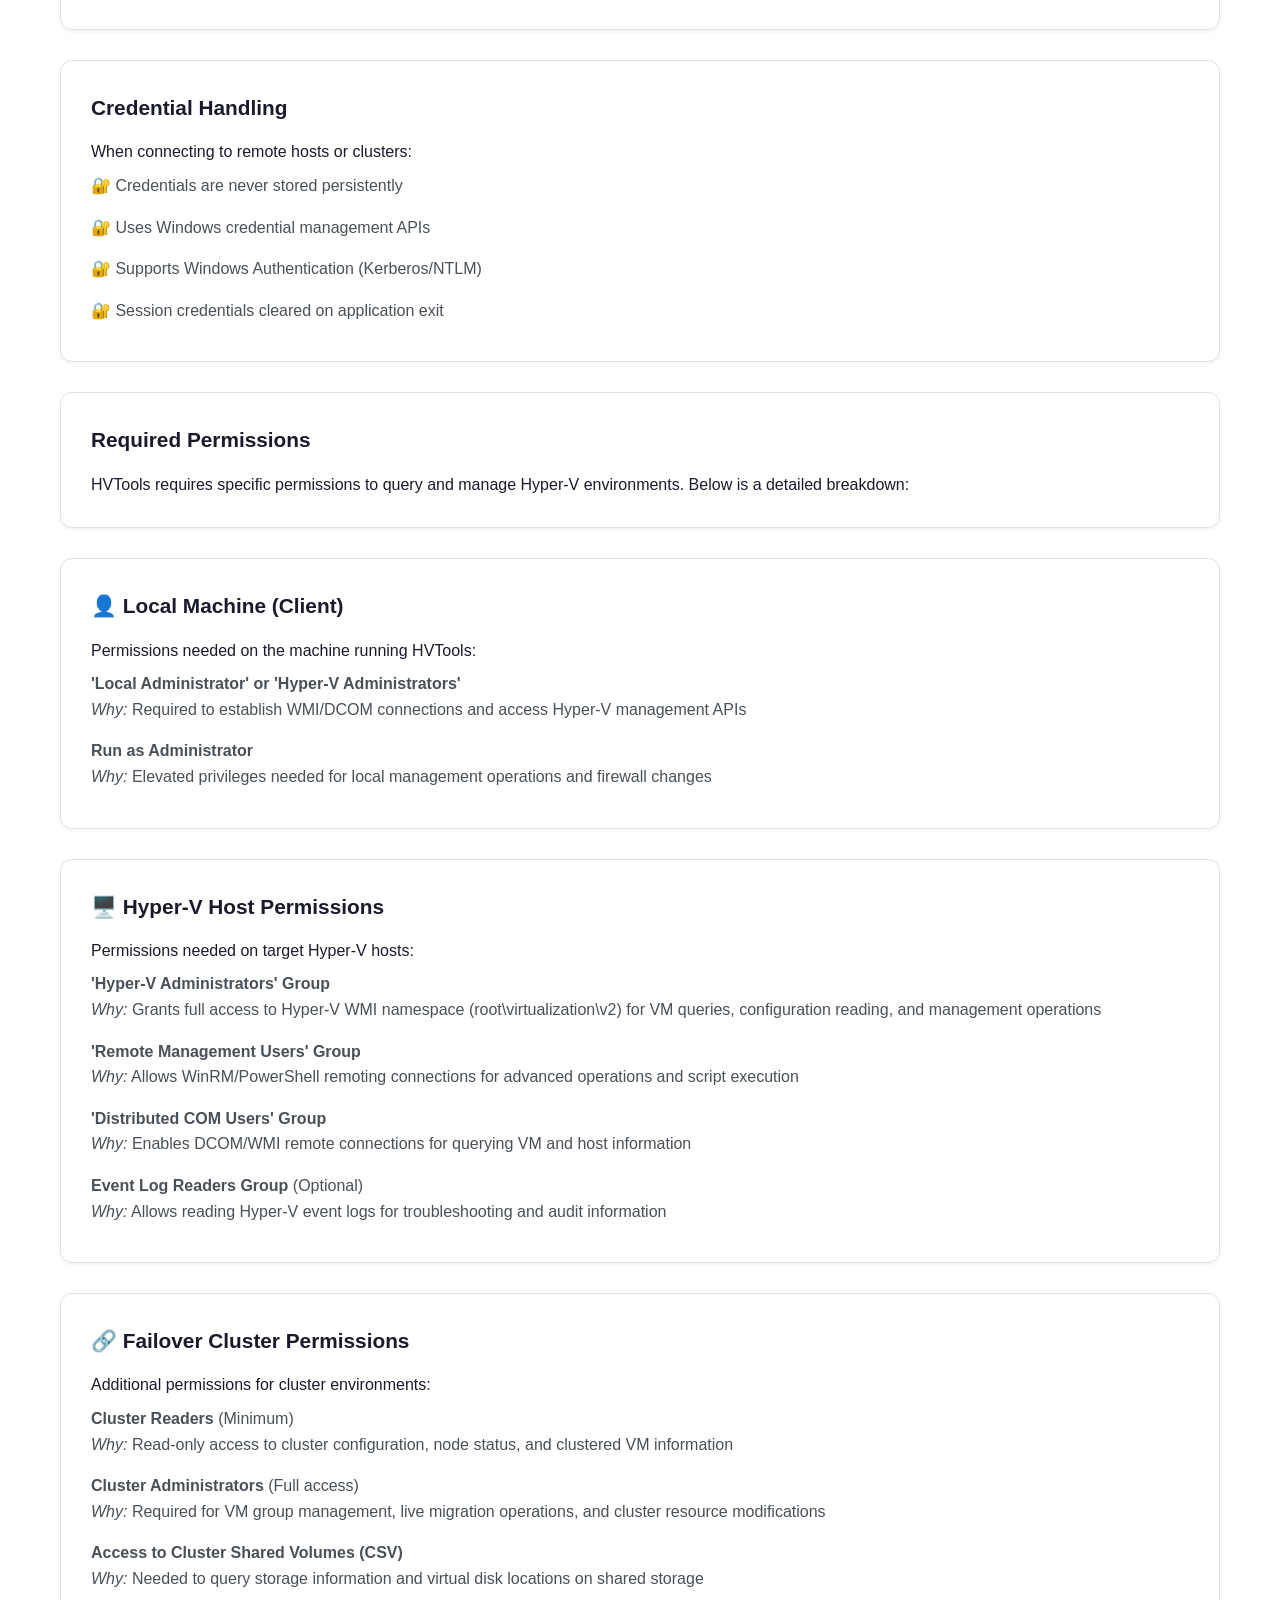
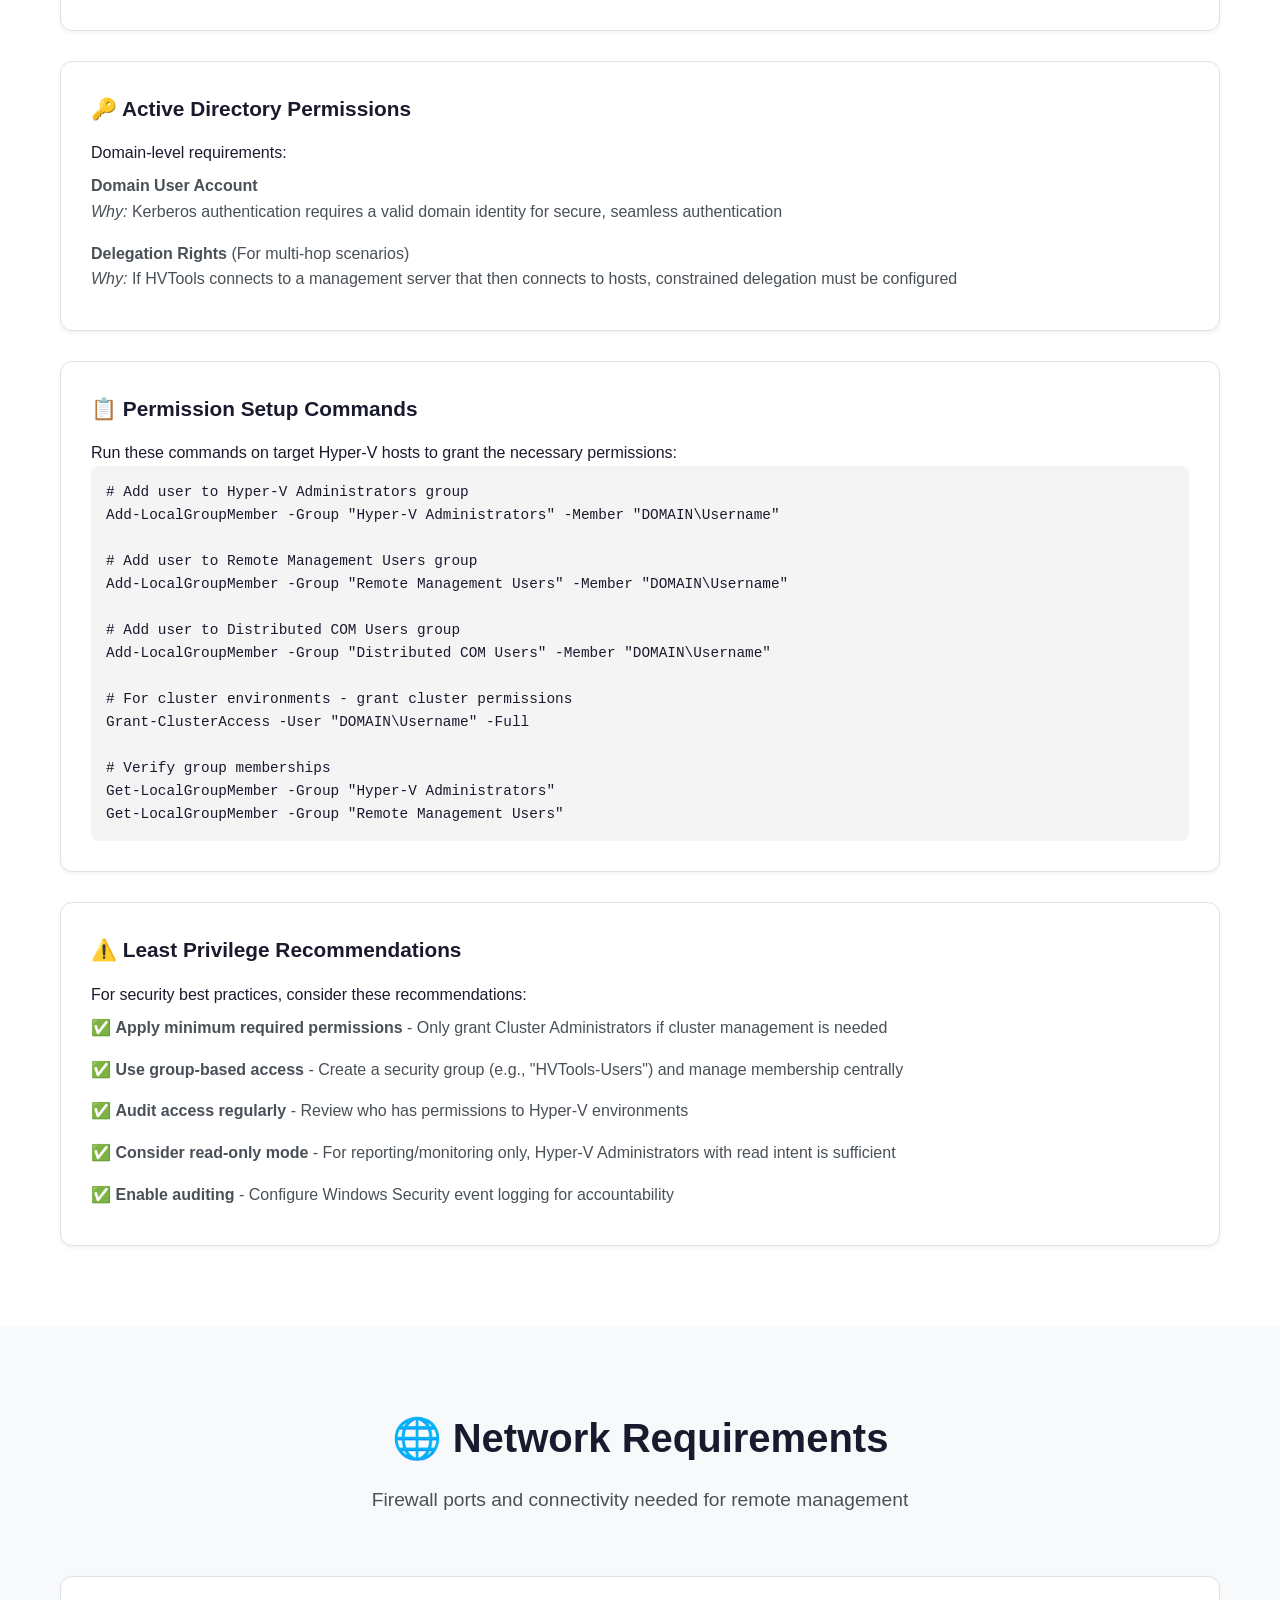
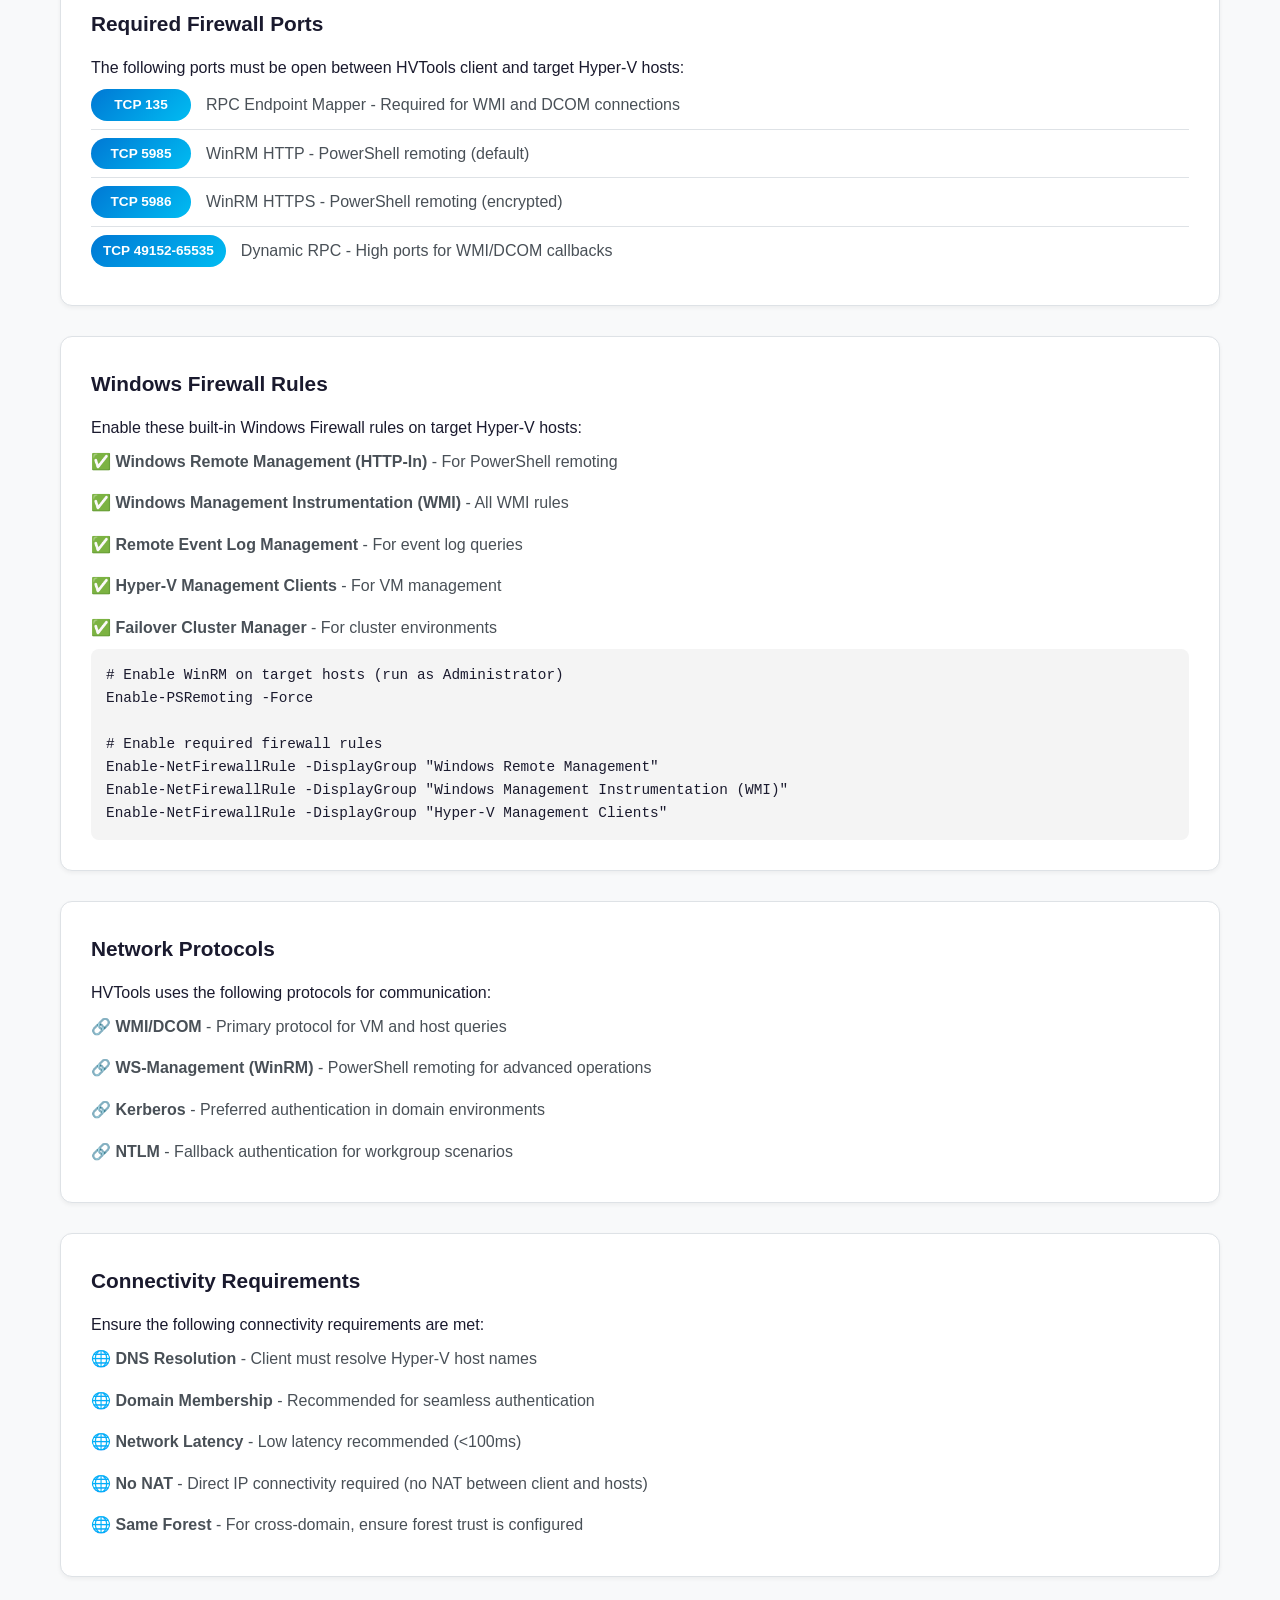
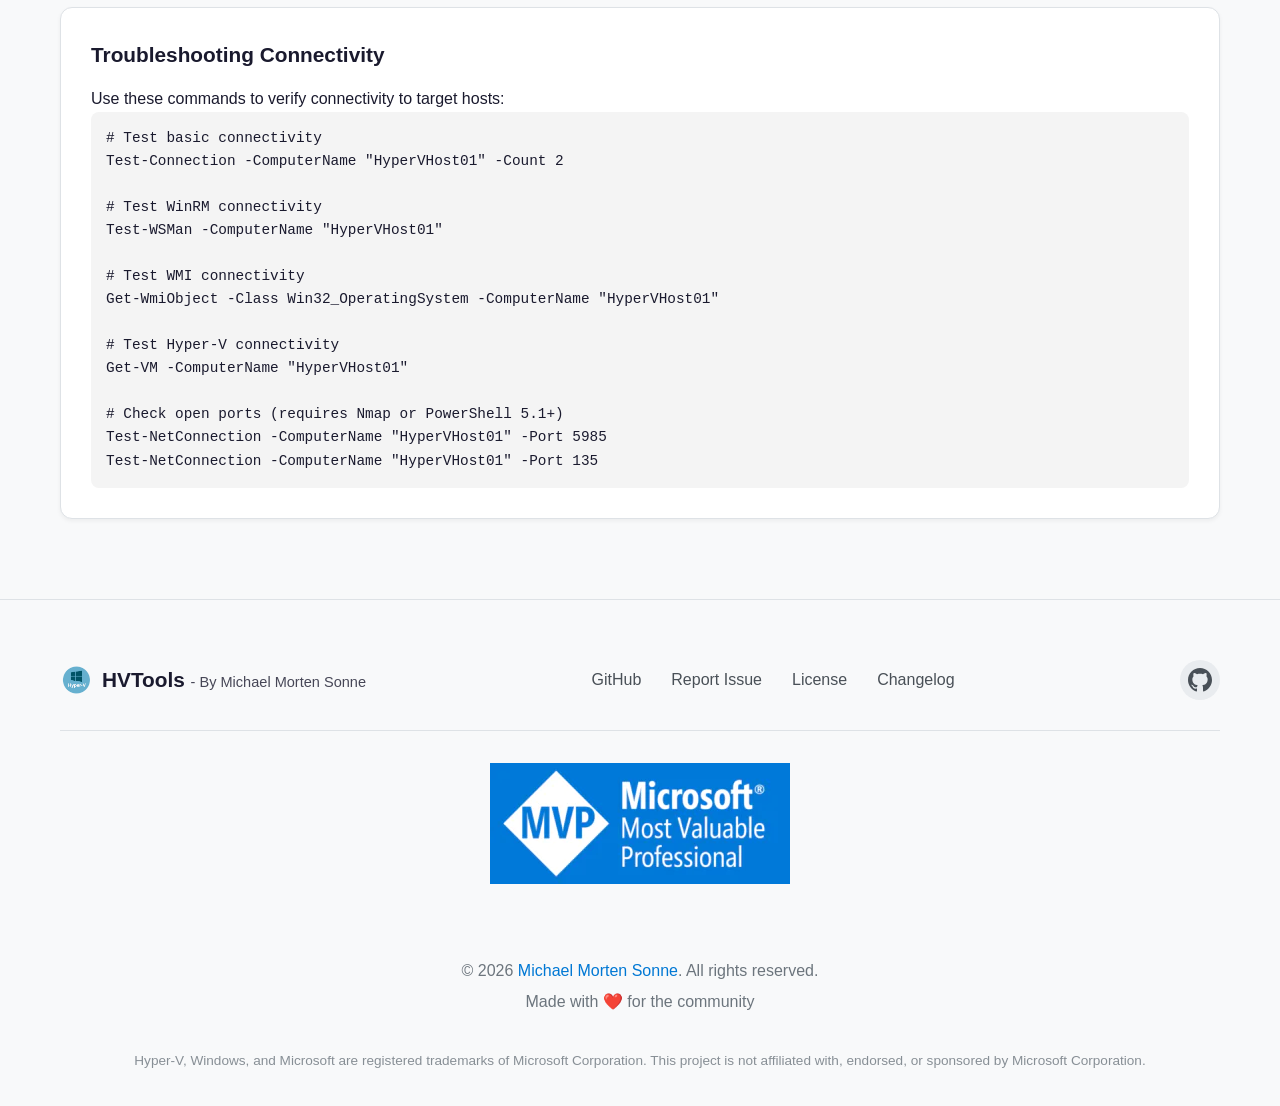
<file: landingpage/technical.html>
<!DOCTYPE html>
<html lang="en">
<head>
    <meta charset="UTF-8">
    <meta name="viewport" content="width=device-width, initial-scale=1.0">
    <meta name="description" content="HVTools Technical Documentation - Architecture, APIs, and implementation details for the Hyper-V/Cluster and Azure Local overview tool.">
    <meta name="keywords" content="Hyper-V, VM, Virtual Machine, Windows, Technical, API, Architecture, HVTools">
    <meta name="author" content="Michael Morten Sonne">
    <meta name="theme-color" content="#0078d4">
    
    <!-- Open Graph -->
    <meta property="og:title" content="HVTools - Technical Documentation">
    <meta property="og:description" content="Technical architecture and implementation details for HVTools.">
    <meta property="og:type" content="website">
    <meta property="og:url" content="https://hvtools.app/technical">
    <meta property="og:image" content="assets/images/og-image.png">
    
    <title>Technical Documentation - HVTools - By Michael Morten Sonne</title>
    
    <link rel="icon" href="assets/images/favicon.png" type="image/png">
    <link rel="stylesheet" href="assets/css/style.css">
</head>
<body>
    <!-- Theme Toggle -->
    <button class="theme-toggle" id="themeToggle" aria-label="Toggle dark mode">
        <svg class="sun-icon" xmlns="http://www.w3.org/2000/svg" width="24" height="24" viewBox="0 0 24 24" fill="none" stroke="currentColor" stroke-width="2" stroke-linecap="round" stroke-linejoin="round">
            <circle cx="12" cy="12" r="5"></circle>
            <line x1="12" y1="1" x2="12" y2="3"></line>
            <line x1="12" y1="21" x2="12" y2="23"></line>
            <line x1="4.22" y1="4.22" x2="5.64" y2="5.64"></line>
            <line x1="18.36" y1="18.36" x2="19.78" y2="19.78"></line>
            <line x1="1" y1="12" x2="3" y2="12"></line>
            <line x1="21" y1="12" x2="23" y2="12"></line>
            <line x1="4.22" y1="19.78" x2="5.64" y2="18.36"></line>
            <line x1="18.36" y1="5.64" x2="19.78" y2="4.22"></line>
        </svg>
        <svg class="moon-icon" xmlns="http://www.w3.org/2000/svg" width="24" height="24" viewBox="0 0 24 24" fill="none" stroke="currentColor" stroke-width="2" stroke-linecap="round" stroke-linejoin="round">
            <path d="M21 12.79A9 9 0 1 1 11.21 3 7 7 0 0 0 21 12.79z"></path>
        </svg>
    </button>

    <!-- Navigation -->
    <nav class="navbar">
        <div class="nav-container">
            <a href="index.html" class="nav-logo">
                <img src="assets/images/logo.png" alt="HVTools Logo" class="logo-img">
                <span>HVTools <small class="brand-author">- By Michael Morten Sonne</small></span>
            </a>
            <ul class="nav-menu">
                <li><a href="index.html#features">Features</a></li>
                <li><a href="index.html#screenshots">Screenshots</a></li>
                <li><a href="technical.html" class="active">Technical</a></li>
                <li><a href="behind-the-tool.html">Behind the Tool</a></li>
                <li><a href="index.html#download">Download</a></li>
                <li><a href="https://blog.sonnes.cloud" target="_blank" rel="noopener">My Blog</a></li>
                <li><a href="https://github.com/michaelmsonne/HVTools" target="_blank" rel="noopener">GitHub</a></li>
            </ul>
            <button class="nav-toggle" id="navToggle" aria-label="Toggle navigation">
                <span></span>
                <span></span>
                <span></span>
            </button>
        </div>
    </nav>

    <!-- Page Header -->
    <header class="page-header">
        <div class="container">
            <h1>Technical Documentation</h1>
            <p>Architecture, APIs, and implementation details</p>
        </div>
    </header>

    <!-- Architecture Section -->
    <section class="doc-section">
        <div class="container">
            <div class="section-header">
                <h2>🏗️ Architecture Overview</h2>
                <p>How HVTools is built and structured</p>
            </div>
            <div class="doc-content">
                <div class="doc-card">
                    <h3>Technology Stack</h3>
                    <ul class="tech-list">
                        <li>
                            <span class="tech-badge">.NET 10</span>
                            <span>Windows Forms application built on the latest .NET framework</span>
                        </li>
                        <li>
                            <span class="tech-badge">C#</span>
                            <span>Primary development language with modern C# features</span>
                        </li>
                        <li>
                            <span class="tech-badge">PowerShell 7.5</span>
                            <span>Backend scripting for Hyper-V management operations</span>
                        </li>
                        <li>
                            <span class="tech-badge">WMI/CIM</span>
                            <span>Windows Management Instrumentation for system queries</span>
                        </li>
                        <li>
                            <span class="tech-badge">Multi-Instance</span>
                            <span>Run multiple instances to connect to different environments simultaneously</span>
                        </li>
                    </ul>
                </div>
                
                <div class="doc-card">
                    <h3>Application Structure</h3>
                    <div class="architecture-diagram">
                        <div class="arch-layer">
                            <div class="arch-box ui">UI Layer (Windows Forms)</div>
                        </div>
                        <div class="arch-arrow">↓</div>
                        <div class="arch-layer">
                            <div class="arch-box logic">Business Logic (C# Classes)</div>
                        </div>
                        <div class="arch-arrow">↓</div>
                        <div class="arch-layer">
                            <div class="arch-box data">Data Layer (PowerShell / WMI)</div>
                        </div>
                        <div class="arch-arrow">↓</div>
                        <div class="arch-layer">
                            <div class="arch-box hyper">Hyper-V / Cluster APIs</div>
                        </div>
                    </div>
                </div>
            </div>
        </div>
    </section>

    <!-- Core Components Section -->
    <section class="doc-section alt-bg">
        <div class="container">
            <div class="section-header">
                <h2>🧩 Core Components</h2>
                <p>Key classes and their responsibilities</p>
                            <div class="doc-notice">
                                <p style="font-size: 0.9em;">⚠️ Components and structure are subject to change in future releases</p>
                            </div>
            </div>
            <div class="components-grid">
                <div class="component-card">
                    <div class="component-icon">📊</div>
                    <h3>Session Context</h3>
                    <p>Manages the current connection session, storing host information, credentials, and connection state across the application.</p>
                    <code>Class/SessionContext.cs</code>
                </div>
                <div class="component-card">
                    <div class="component-icon">🖥️</div>
                    <h3>Host Details</h3>
                    <p>Retrieves and caches detailed information about Hyper-V hosts including hardware specs, configuration, and capabilities.</p>
                    <code>Class/HostDetails.cs</code>
                </div>
                <div class="component-card">
                    <div class="component-icon">🗂️</div>
                    <h3>VM Groups</h3>
                    <p>Handles VM group management operations - creating, modifying, and organizing virtual machines into logical groups.</p>
                    <code>Class/VMGroups.cs</code>
                </div>
                <div class="component-card">
                    <div class="component-icon">💾</div>
                    <h3>Virtual Disks</h3>
                    <p>Provides comprehensive virtual disk analysis including capacity, usage, and storage allocation across VMs.</p>
                    <code>Class/VirtualDisks.cs</code>
                </div>
                <div class="component-card">
                    <div class="component-icon">🔗</div>
                    <h3>Cluster</h3>
                    <p>Manages connections to Hyper-V clusters, handling failover scenarios and distributed VM queries.</p>
                    <code>Class/Cluster.cs</code>
                </div>
                <div class="component-card">
                    <div class="component-icon">📝</div>
                    <h3>File Logger</h3>
                    <p>Centralized logging system for troubleshooting, audit trails, and debugging information.</p>
                    <code>Class/FileLogger.cs</code>
                </div>
            </div>
        </div>
    </section>

    <!-- API Integration Section -->
    <section class="doc-section">
        <div class="container">
            <div class="section-header">
                <h2>🔌 API Integration</h2>
                <p>How HVTools communicates with Hyper-V</p>
            </div>
            <div class="doc-content">
                <div class="doc-card full-width">
                    <h3>Hyper-V Management Methods</h3>
                    <div class="api-methods">
                        <div class="api-method">
                            <h4>WMI (Windows Management Instrumentation)</h4>
                            <p>Primary method for querying VM configuration, host details, and resource allocation. Uses the <code>root\virtualization\v2</code> namespace for Hyper-V data.</p>
                            <div class="code-block">
                                <pre>// Example WMI query for VM information
ManagementScope scope = new ManagementScope(@"\\hostname\root\virtualization\v2");
ObjectQuery query = new ObjectQuery("SELECT * FROM Msvm_ComputerSystem WHERE Caption = 'Virtual Machine'");</pre>
                            </div>
                        </div>
                        <div class="api-method">
                            <h4>PowerShell Cmdlets</h4>
                            <p>Used for some operations and cluster management. Leverages the Hyper-V module cmdlets like <code>Get-VM</code>, <code>Get-VMHost</code>, and <code>Get-Cluster</code>.</p>
                            <div class="code-block">
                                <pre># Example PowerShell for VM retrieval
Get-VM -ComputerName $hostname | Select-Object Name, State, CPUUsage, MemoryAssigned</pre>
                            </div>
                        </div>
                        <div class="api-method">
                            <h4>Failover Cluster API</h4>
                            <p>For cluster environments, HVTools uses the Failover Clustering WMI provider and PowerShell module to enumerate cluster nodes and highly available VMs.</p>
                            <div class="code-block">
                                <pre># Cluster VM enumeration
Get-ClusterGroup -Cluster $clusterName | Where-Object { $_.GroupType -eq 'VirtualMachine' }</pre>
                            </div>
                        </div>
                    </div>
                </div>
            </div>
        </div>
    </section>

    <!-- Data Export Section -->
    <section class="doc-section alt-bg">
        <div class="container">
            <div class="section-header">
                <h2>📤 Data Export Formats</h2>
                <p>Export your data in multiple formats</p>
            </div>
            <div class="export-formats-grid">
                <div class="format-card">
                    <div class="format-icon">{ }</div>
                    <h3>JSON</h3>
                    <p>Structured data format ideal for programmatic processing and integration with other tools.</p>
                    <ul>
                        <li>Full hierarchical data</li>
                        <li>Easy to parse</li>
                        <li>API-friendly</li>
                    </ul>
                </div>
                <div class="format-card">
                    <div class="format-icon">📊</div>
                    <h3>CSV</h3>
                    <p>Comma-separated values for spreadsheet analysis in Excel, Google Sheets, or other tools.</p>
                    <ul>
                        <li>Excel compatible</li>
                        <li>Easy filtering</li>
                        <li>Pivot table ready</li>
                    </ul>
                </div>
                <div class="format-card">
                    <div class="format-icon">&lt;/&gt;</div>
                    <h3>XML</h3>
                    <p>Extensible markup format for enterprise systems and legacy integrations.</p>
                    <ul>
                        <li>Schema support</li>
                        <li>Enterprise ready</li>
                        <li>XSLT transformable</li>
                    </ul>
                </div>
                <div class="format-card">
                    <div class="format-icon">📄</div>
                    <h3>Text</h3>
                    <p>Plain text reports for documentation, email, and quick reference.</p>
                    <ul>
                        <li>Human readable</li>
                        <li>Email friendly</li>
                        <li>Print ready</li>
                    </ul>
                </div>
            </div>
        </div>
    </section>

    <!-- Security Section -->
    <section class="doc-section">
        <div class="container">
            <div class="section-header">
                <h2>🔒 Security</h2>
                <p>How HVTools handles security</p>
            </div>
            <div class="doc-content">
                <div class="doc-card">
                    <h3>Code Signing</h3>
                    <p>All HVTools releases are digitally signed with a trusted code signing certificate. This ensures:</p>
                    <ul>
                        <li>✅ Code integrity - verify the code hasn't been tampered with</li>
                        <li>✅ Publisher verification - confirm the software comes from Michael Morten Sonne</li>
                        <li>✅ SmartScreen compatibility - reduced warnings on Windows</li>
                    </ul>
                    <p style="margin-top: 1rem; padding: 0.75rem; background-color: var(--card-bg); border-left: 4px solid var(--primary-color); border-radius: 4px;">
                        💝 <strong>Support Code Signing and development:</strong> 
                        <a href="https://github.com/sponsors/michaelmsonne" target="_blank" rel="noopener" style="color: var(--primary-color); text-decoration: none; font-weight: 500;">GitHub Sponsors</a> | 
                        <a href="https://www.buymeacoffee.com/sonnes" target="_blank" rel="noopener" style="color: var(--primary-color); text-decoration: none; font-weight: 500;">Buy Me a Coffee</a>
                    </p>
                </div>
                <div class="doc-card">
                    <h3>Credential Handling</h3>
                    <p>When connecting to remote hosts or clusters:</p>
                    <ul>
                        <li>🔐 Credentials are never stored persistently</li>
                        <li>🔐 Uses Windows credential management APIs</li>
                        <li>🔐 Supports Windows Authentication (Kerberos/NTLM)</li>
                        <li>🔐 Session credentials cleared on application exit</li>
                    </ul>
                </div>
                <div class="doc-card full-width">
                    <h3>Required Permissions</h3>
                    <p>HVTools requires specific permissions to query and manage Hyper-V environments. Below is a detailed breakdown:</p>
                </div>
                
                <div class="doc-card">
                    <h3>👤 Local Machine (Client)</h3>
                    <p>Permissions needed on the machine running HVTools:</p>
                    <ul>
                        <li><strong>'Local Administrator' or 'Hyper-V Administrators'</strong>
                            <br><em>Why:</em> Required to establish WMI/DCOM connections and access Hyper-V management APIs</li>
                        <li><strong>Run as Administrator</strong>
                            <br><em>Why:</em> Elevated privileges needed for local management operations and firewall changes</li>
                    </ul>
                </div>

                <div class="doc-card">
                    <h3>🖥️ Hyper-V Host Permissions</h3>
                    <p>Permissions needed on target Hyper-V hosts:</p>
                    <ul>
                        <li><strong>'Hyper-V Administrators' Group</strong>
                            <br><em>Why:</em> Grants full access to Hyper-V WMI namespace (root\virtualization\v2) for VM queries, configuration reading, and management operations</li>
                        <li><strong>'Remote Management Users' Group</strong>
                            <br><em>Why:</em> Allows WinRM/PowerShell remoting connections for advanced operations and script execution</li>
                        <li><strong>'Distributed COM Users' Group</strong>
                            <br><em>Why:</em> Enables DCOM/WMI remote connections for querying VM and host information</li>
                        <li><strong>Event Log Readers Group</strong> (Optional)
                            <br><em>Why:</em> Allows reading Hyper-V event logs for troubleshooting and audit information</li>
                    </ul>
                </div>

                <div class="doc-card">
                    <h3>🔗 Failover Cluster Permissions</h3>
                    <p>Additional permissions for cluster environments:</p>
                    <ul>
                        <li><strong>Cluster Readers</strong> (Minimum)
                            <br><em>Why:</em> Read-only access to cluster configuration, node status, and clustered VM information</li>
                        <li><strong>Cluster Administrators</strong> (Full access)
                            <br><em>Why:</em> Required for VM group management, live migration operations, and cluster resource modifications</li>
                        <li><strong>Access to Cluster Shared Volumes (CSV)</strong>
                            <br><em>Why:</em> Needed to query storage information and virtual disk locations on shared storage</li>
                    </ul>
                </div>

                <div class="doc-card">
                    <h3>🔑 Active Directory Permissions</h3>
                    <p>Domain-level requirements:</p>
                    <ul>
                        <li><strong>Domain User Account</strong>
                            <br><em>Why:</em> Kerberos authentication requires a valid domain identity for secure, seamless authentication</li>
                        <li><strong>Delegation Rights</strong> (For multi-hop scenarios)
                            <br><em>Why:</em> If HVTools connects to a management server that then connects to hosts, constrained delegation must be configured</li>
                    </ul>
                </div>

                <div class="doc-card full-width">
                    <h3>📋 Permission Setup Commands</h3>
                    <p>Run these commands on target Hyper-V hosts to grant the necessary permissions:</p>
                    <div class="code-block">
                        <pre># Add user to Hyper-V Administrators group
Add-LocalGroupMember -Group "Hyper-V Administrators" -Member "DOMAIN\Username"

# Add user to Remote Management Users group  
Add-LocalGroupMember -Group "Remote Management Users" -Member "DOMAIN\Username"

# Add user to Distributed COM Users group
Add-LocalGroupMember -Group "Distributed COM Users" -Member "DOMAIN\Username"

# For cluster environments - grant cluster permissions
Grant-ClusterAccess -User "DOMAIN\Username" -Full

# Verify group memberships
Get-LocalGroupMember -Group "Hyper-V Administrators"
Get-LocalGroupMember -Group "Remote Management Users"</pre>
                    </div>
                </div>

                <div class="doc-card full-width">
                    <h3>⚠️ Least Privilege Recommendations</h3>
                    <p>For security best practices, consider these recommendations:</p>
                    <ul>
                        <li>✅ <strong>Apply minimum required permissions</strong> - Only grant Cluster Administrators if cluster management is needed</li>
                        <li>✅ <strong>Use group-based access</strong> - Create a security group (e.g., "HVTools-Users") and manage membership centrally</li>
                        <li>✅ <strong>Audit access regularly</strong> - Review who has permissions to Hyper-V environments</li>
                        <li>✅ <strong>Consider read-only mode</strong> - For reporting/monitoring only, Hyper-V Administrators with read intent is sufficient</li>
                        <li>✅ <strong>Enable auditing</strong> - Configure Windows Security event logging for accountability</li>
                    </ul>
                </div>
            </div>
        </div>
    </section>

    <!-- Network Requirements Section -->
    <section class="doc-section alt-bg">
        <div class="container">
            <div class="section-header">
                <h2>🌐 Network Requirements</h2>
                <p>Firewall ports and connectivity needed for remote management</p>
            </div>
            <div class="doc-content">
                <div class="doc-card">
                    <h3>Required Firewall Ports</h3>
                    <p>The following ports must be open between HVTools client and target Hyper-V hosts:</p>
                    <ul class="tech-list">
                        <li>
                            <span class="tech-badge">TCP 135</span>
                            <span>RPC Endpoint Mapper - Required for WMI and DCOM connections</span>
                        </li>
                        <li>
                            <span class="tech-badge">TCP 5985</span>
                            <span>WinRM HTTP - PowerShell remoting (default)</span>
                        </li>
                        <li>
                            <span class="tech-badge">TCP 5986</span>
                            <span>WinRM HTTPS - PowerShell remoting (encrypted)</span>
                        </li>
                        <li>
                            <span class="tech-badge">TCP 49152-65535</span>
                            <span>Dynamic RPC - High ports for WMI/DCOM callbacks</span>
                        </li>
                    </ul>
                </div>

                <div class="doc-card">
                    <h3>Windows Firewall Rules</h3>
                    <p>Enable these built-in Windows Firewall rules on target Hyper-V hosts:</p>
                    <ul>
                        <li>✅ <strong>Windows Remote Management (HTTP-In)</strong> - For PowerShell remoting</li>
                        <li>✅ <strong>Windows Management Instrumentation (WMI)</strong> - All WMI rules</li>
                        <li>✅ <strong>Remote Event Log Management</strong> - For event log queries</li>
                        <li>✅ <strong>Hyper-V Management Clients</strong> - For VM management</li>
                        <li>✅ <strong>Failover Cluster Manager</strong> - For cluster environments</li>
                    </ul>
                    <div class="code-block">
                        <pre># Enable WinRM on target hosts (run as Administrator)
Enable-PSRemoting -Force

# Enable required firewall rules
Enable-NetFirewallRule -DisplayGroup "Windows Remote Management"
Enable-NetFirewallRule -DisplayGroup "Windows Management Instrumentation (WMI)"
Enable-NetFirewallRule -DisplayGroup "Hyper-V Management Clients"</pre>
                    </div>
                </div>

                <div class="doc-card">
                    <h3>Network Protocols</h3>
                    <p>HVTools uses the following protocols for communication:</p>
                    <ul>
                        <li>🔗 <strong>WMI/DCOM</strong> - Primary protocol for VM and host queries</li>
                        <li>🔗 <strong>WS-Management (WinRM)</strong> - PowerShell remoting for advanced operations</li>
                        <li>🔗 <strong>Kerberos</strong> - Preferred authentication in domain environments</li>
                        <li>🔗 <strong>NTLM</strong> - Fallback authentication for workgroup scenarios</li>
                    </ul>
                </div>

                <div class="doc-card">
                    <h3>Connectivity Requirements</h3>
                    <p>Ensure the following connectivity requirements are met:</p>
                    <ul>
                        <li>🌐 <strong>DNS Resolution</strong> - Client must resolve Hyper-V host names</li>
                        <li>🌐 <strong>Domain Membership</strong> - Recommended for seamless authentication</li>
                        <li>🌐 <strong>Network Latency</strong> - Low latency recommended (&lt;100ms)</li>
                        <li>🌐 <strong>No NAT</strong> - Direct IP connectivity required (no NAT between client and hosts)</li>
                        <li>🌐 <strong>Same Forest</strong> - For cross-domain, ensure forest trust is configured</li>
                    </ul>
                </div>

                <div class="doc-card full-width">
                    <h3>Troubleshooting Connectivity</h3>
                    <p>Use these commands to verify connectivity to target hosts:</p>
                    <div class="code-block">
                        <pre># Test basic connectivity
Test-Connection -ComputerName "HyperVHost01" -Count 2

# Test WinRM connectivity
Test-WSMan -ComputerName "HyperVHost01"

# Test WMI connectivity
Get-WmiObject -Class Win32_OperatingSystem -ComputerName "HyperVHost01"

# Test Hyper-V connectivity
Get-VM -ComputerName "HyperVHost01"

# Check open ports (requires Nmap or PowerShell 5.1+)
Test-NetConnection -ComputerName "HyperVHost01" -Port 5985
Test-NetConnection -ComputerName "HyperVHost01" -Port 135</pre>
                    </div>
                </div>
            </div>
        </div>
    </section>

    <!-- Footer -->
    <footer class="footer">
        <div class="container">
            <div class="footer-content">
                <div class="footer-brand">
                    <img src="assets/images/logo.png" alt="HVTools Logo" class="footer-logo">
                    <span>HVTools <small class="brand-author">- By Michael Morten Sonne</small></span>
                </div>
                <div class="footer-links">
                    <a href="https://github.com/michaelmsonne/HVTools" target="_blank" rel="noopener">GitHub</a>
                    <a href="https://github.com/michaelmsonne/HVTools/issues" target="_blank" rel="noopener">Report Issue</a>
                    <a href="https://github.com/michaelmsonne/HVTools/blob/main/LICENSE.md" target="_blank" rel="noopener">License</a>
                    <a href="https://github.com/michaelmsonne/HVTools/blob/main/CHANGELOG.md" target="_blank" rel="noopener">Changelog</a>
                </div>
                <div class="footer-social">
                    <a href="https://github.com/michaelmsonne" target="_blank" rel="noopener" aria-label="GitHub">
                        <svg xmlns="http://www.w3.org/2000/svg" width="24" height="24" viewBox="0 0 24 24" fill="currentColor">
                            <path d="M12 0c-6.626 0-12 5.373-12 12 0 5.302 3.438 9.8 8.207 11.387.599.111.793-.261.793-.577v-2.234c-3.338.726-4.033-1.416-4.033-1.416-.546-1.387-1.333-1.756-1.333-1.756-1.089-.745.083-.729.083-.729 1.205.084 1.839 1.237 1.839 1.237 1.07 1.834 2.807 1.304 3.492.997.107-.775.418-1.305.762-1.604-2.665-.305-5.467-1.334-5.467-5.931 0-1.311.469-2.381 1.236-3.221-.124-.303-.535-1.524.117-3.176 0 0 1.008-.322 3.301 1.23.957-.266 1.983-.399 3.003-.404 1.02.005 2.047.138 3.006.404 2.291-1.552 3.297-1.23 3.297-1.23.653 1.653.242 2.874.118 3.176.77.84 1.235 1.911 1.235 3.221 0 4.609-2.807 5.624-5.479 5.921.43.372.823 1.102.823 2.222v3.293c0 .319.192.694.801.576 4.765-1.589 8.199-6.086 8.199-11.386 0-6.627-5.373-12-12-12z"/>
                        </svg>
                    </a>
                </div>
            </div>
            <div class="footer-mvp">
                <a href="https://mvp.microsoft.com/en-US/mvp/profile/b6a5bd91-5ebd-4c84-8965-023a95273093?wt.mc_id=MVP_353010" target="_blank" rel="noopener">
                    <img src="assets/images/mvp-badge.png" alt="Microsoft MVP" width="300" height="121" style="max-width: 100%; height: auto;">
                </a>
            </div>
            <div class="footer-bottom">
                <p>&copy; 2026 <a href="https://github.com/michaelmsonne" target="_blank" rel="noopener">Michael Morten Sonne</a>. All rights reserved.</p>
                <p>Made with ❤️ for the community</p><br>
                <p class="trademark-notice">Hyper-V, Windows, and Microsoft are registered trademarks of Microsoft Corporation. This project is not affiliated with, endorsed, or sponsored by Microsoft Corporation.</p>
            </div>
        </div>
    </footer>

    <script src="assets/js/main.js"></script>
    <script data-name="BMC-Widget" data-cfasync="false" src="https://cdnjs.buymeacoffee.com/1.0.0/widget.prod.min.js" data-id="sonnes" data-description="Support me on Buy me a coffee!" data-message="Your support helps keep my tools and development going strong! Every contribution, no matter the size, fuels new features, bug fixes, and improvements ❤️" data-color="#5F7FFF" data-position="Right" data-x_margin="18" data-y_margin="18"></script>
</body>
</html>
</file>
<file: landingpage/assets/css/style.css>
/* ===== CSS Variables for Light/Dark Theme ===== */
:root {
    /* Light Theme (Default) */
    --bg-primary: #ffffff;
    --bg-secondary: #f8f9fa;
    --bg-tertiary: #e9ecef;
    --text-primary: #1a1a2e;
    --text-secondary: #495057;
    --text-muted: #6c757d;
    --accent-primary: #0078d4;
    --accent-secondary: #00bcf2;
    --accent-gradient: linear-gradient(135deg, #0078d4 0%, #00bcf2 100%);
    --border-color: #dee2e6;
    --shadow-sm: 0 2px 4px rgba(0, 0, 0, 0.05);
    --shadow-md: 0 4px 12px rgba(0, 0, 0, 0.1);
    --shadow-lg: 0 8px 30px rgba(0, 0, 0, 0.12);
    --card-bg: #ffffff;
    --code-bg: #f4f4f4;
    --navbar-bg: rgba(255, 255, 255, 0.95);
    --coffee-color: #ffdd00;
    --coffee-text: #000000;
}

[data-theme="dark"] {
    /* Dark Theme */
    --bg-primary: #0d1117;
    --bg-secondary: #161b22;
    --bg-tertiary: #21262d;
    --text-primary: #f0f6fc;
    --text-secondary: #c9d1d9;
    --text-muted: #8b949e;
    --accent-primary: #58a6ff;
    --accent-secondary: #79c0ff;
    --accent-gradient: linear-gradient(135deg, #58a6ff 0%, #79c0ff 100%);
    --border-color: #30363d;
    --shadow-sm: 0 2px 4px rgba(0, 0, 0, 0.3);
    --shadow-md: 0 4px 12px rgba(0, 0, 0, 0.4);
    --shadow-lg: 0 8px 30px rgba(0, 0, 0, 0.5);
    --card-bg: #161b22;
    --code-bg: #21262d;
    --navbar-bg: rgba(13, 17, 23, 0.95);
    --coffee-color: #ffdd00;
    --coffee-text: #000000;
}

/* ===== Reset & Base Styles ===== */
*, *::before, *::after {
    margin: 0;
    padding: 0;
    box-sizing: border-box;
}

html {
    scroll-behavior: smooth;
}

body {
    font-family: 'Segoe UI', -apple-system, BlinkMacSystemFont, 'Roboto', 'Oxygen', 'Ubuntu', sans-serif;
    line-height: 1.6;
    color: var(--text-primary);
    background-color: var(--bg-primary);
    transition: background-color 0.3s ease, color 0.3s ease;
}

a {
    color: var(--accent-primary);
    text-decoration: none;
    transition: color 0.2s ease;
}

a:hover {
    color: var(--accent-secondary);
}

img {
    max-width: 100%;
    height: auto;
}

.container {
    max-width: 1200px;
    margin: 0 auto;
    padding: 0 20px;
}

/* ===== Theme Toggle Button ===== */
.theme-toggle {
    position: fixed;
    top: 20px;
    right: 20px;
    z-index: 1001;
    background: var(--card-bg);
    border: 1px solid var(--border-color);
    border-radius: 50%;
    width: 48px;
    height: 48px;
    cursor: pointer;
    display: flex;
    align-items: center;
    justify-content: center;
    box-shadow: var(--shadow-md);
    transition: all 0.3s ease;
}

.theme-toggle:hover {
    transform: scale(1.1);
    box-shadow: var(--shadow-lg);
}

.theme-toggle svg {
    width: 24px;
    height: 24px;
    color: var(--text-primary);
    transition: transform 0.3s ease;
}

.theme-toggle .sun-icon {
    display: block;
}

.theme-toggle .moon-icon {
    display: none;
}

[data-theme="dark"] .theme-toggle .sun-icon {
    display: none;
}

[data-theme="dark"] .theme-toggle .moon-icon {
    display: block;
}

/* ===== Navigation ===== */
.navbar {
    position: fixed;
    top: 0;
    left: 0;
    right: 0;
    z-index: 1000;
    background: var(--navbar-bg);
    backdrop-filter: blur(10px);
    border-bottom: 1px solid var(--border-color);
    padding: 15px 0;
    transition: all 0.3s ease;
}

.nav-container {
    max-width: 1200px;
    margin: 0 auto;
    padding: 0 20px;
    display: flex;
    justify-content: space-between;
    align-items: center;
}

.nav-logo {
    display: flex;
    align-items: center;
    gap: 10px;
    font-size: 1.5em;
    font-weight: 700;
    color: var(--text-primary);
}

.nav-logo:hover {
    color: var(--text-primary);
}

.logo-img {
    width: 36px;
    height: 36px;
}

.nav-menu {
    display: flex;
    list-style: none;
    gap: 30px;
}

.nav-menu a {
    color: var(--text-secondary);
    font-weight: 500;
    padding: 8px 0;
    position: relative;
}

.nav-menu a::after {
    content: '';
    position: absolute;
    bottom: 0;
    left: 0;
    width: 0;
    height: 2px;
    background: var(--accent-gradient);
    transition: width 0.3s ease;
}

.nav-menu a:hover {
    color: var(--accent-primary);
}

.nav-menu a:hover::after {
    width: 100%;
}

.nav-toggle {
    display: none;
    flex-direction: column;
    gap: 5px;
    background: none;
    border: none;
    cursor: pointer;
    padding: 5px;
}

.nav-toggle span {
    width: 25px;
    height: 3px;
    background: var(--text-primary);
    border-radius: 3px;
    transition: all 0.3s ease;
}

/* ===== Hero Section ===== */
.hero {
    min-height: 100vh;
    padding: 120px 20px 60px;
    display: grid;
    grid-template-columns: 1fr 1fr;
    gap: 60px;
    align-items: center;
    max-width: 1200px;
    margin: 0 auto;
}

.hero-badge {
    display: inline-block;
    background: var(--accent-gradient);
    color: white;
    padding: 8px 16px;
    border-radius: 50px;
    font-size: 0.9em;
    font-weight: 600;
    margin-bottom: 20px;
}

.hero h1 {
    font-size: 3.5em;
    font-weight: 700;
    line-height: 1.2;
    margin-bottom: 20px;
}

.gradient-text {
    background: var(--accent-gradient);
    -webkit-background-clip: text;
    -webkit-text-fill-color: transparent;
    background-clip: text;
}

.hero-description {
    font-size: 1.2em;
    color: var(--text-secondary);
    margin-bottom: 30px;
    max-width: 500px;
}

.hero-buttons {
    display: flex;
    gap: 15px;
    flex-wrap: wrap;
    margin-bottom: 40px;
}

.hero-stats {
    display: flex;
    gap: 40px;
}

.stat {
    display: flex;
    flex-direction: column;
}

.stat-value {
    font-size: 1.2em;
    font-weight: 700;
    color: var(--accent-primary);
}

.stat-label {
    font-size: 0.85em;
    color: var(--text-muted);
}

.hero-image {
    display: flex;
    justify-content: center;
    align-items: center;
}

.hero-image-wrapper {
    position: relative;
    border-radius: 12px;
    overflow: hidden;
    box-shadow: var(--shadow-lg);
    border: 1px solid var(--border-color);
    width: 100%;
    max-width: 600px;
}

.hero-image-wrapper img {
    display: block;
    width: 200%;
    max-width: none;
    border-radius: 12px;
    object-fit: cover;
    object-position: left center;
    cursor: pointer;
    transition: transform 0.3s ease;
}

.hero-image-wrapper img:hover {
    transform: scale(1.02);
}

/* ===== Buttons ===== */
.btn {
    display: inline-flex;
    align-items: center;
    gap: 10px;
    padding: 14px 28px;
    border-radius: 8px;
    font-weight: 600;
    font-size: 1em;
    cursor: pointer;
    transition: all 0.3s ease;
    border: none;
}

.btn-primary {
    background: var(--accent-gradient);
    color: white;
    box-shadow: 0 4px 15px rgba(0, 120, 212, 0.3);
}

.btn-primary:hover {
    transform: translateY(-2px);
    box-shadow: 0 6px 20px rgba(0, 120, 212, 0.4);
    color: white;
}

.btn-secondary {
    background: var(--bg-tertiary);
    color: var(--text-primary);
    border: 1px solid var(--border-color);
}

.btn-secondary:hover {
    background: var(--border-color);
    transform: translateY(-2px);
    color: var(--text-primary);
}

.btn-large {
    padding: 18px 36px;
    font-size: 1.1em;
}

.btn-coffee {
    background: var(--coffee-color);
    color: var(--coffee-text);
    font-weight: 700;
}

.btn-coffee:hover {
    background: #ffcc00;
    transform: translateY(-2px);
    color: var(--coffee-text);
}

/* ===== Section Styles ===== */
section {
    padding: 100px 0;
}

.section-header {
    text-align: center;
    margin-bottom: 60px;
}

.section-header h2 {
    font-size: 2.5em;
    font-weight: 700;
    margin-bottom: 15px;
    color: var(--text-primary);
}

.section-header p {
    font-size: 1.2em;
    color: var(--text-secondary);
    max-width: 600px;
    margin: 0 auto;
}

/* ===== Features Section ===== */
.features {
    background: var(--bg-secondary);
}

.features-grid {
    display: grid;
    grid-template-columns: repeat(3, 1fr);
    gap: 30px;
}

.feature-card {
    background: var(--card-bg);
    padding: 40px 30px;
    border-radius: 16px;
    text-align: center;
    border: 1px solid var(--border-color);
    transition: all 0.3s ease;
}

.feature-card:hover {
    transform: translateY(-5px);
    box-shadow: var(--shadow-lg);
}

.feature-icon {
    width: 70px;
    height: 70px;
    margin: 0 auto 20px;
    display: flex;
    align-items: center;
    justify-content: center;
    background: var(--accent-gradient);
    border-radius: 16px;
    color: white;
}

.feature-card h3 {
    font-size: 1.3em;
    margin-bottom: 15px;
    color: var(--text-primary);
}

.feature-card p {
    color: var(--text-secondary);
    line-height: 1.7;
}

/* ===== Data Insights Section ===== */
.data-insights {
    background: var(--bg-secondary);
    padding: 80px 20px;
}

.insights-grid {
    display: grid;
    grid-template-columns: repeat(3, 1fr);
    gap: 30px;
    margin-bottom: 50px;
}

.insight-card {
    background: var(--card-bg);
    padding: 30px;
    border-radius: 12px;
    border: 1px solid var(--border-color);
    text-align: center;
    transition: all 0.3s ease;
}

.insight-card:hover {
    transform: translateY(-5px);
    box-shadow: var(--shadow-lg);
    border-color: var(--accent-primary);
}

.insight-icon {
    width: 80px;
    height: 80px;
    margin: 0 auto 20px;
    background: linear-gradient(135deg, var(--accent-primary), var(--accent-secondary));
    border-radius: 16px;
    display: flex;
    align-items: center;
    justify-content: center;
}

.insight-icon svg {
    stroke: white;
}

.insight-card h3 {
    font-size: 1.3em;
    margin-bottom: 15px;
    color: var(--text-primary);
}

.insight-card p {
    color: var(--text-secondary);
    line-height: 1.7;
    font-size: 0.95em;
}

.export-info {
    background: linear-gradient(135deg, var(--accent-primary), var(--accent-secondary));
    border-radius: 16px;
    padding: 40px;
    color: white;
    box-shadow: var(--shadow-lg);
}

.export-content {
    display: flex;
    align-items: center;
    gap: 30px;
    max-width: 900px;
    margin: 0 auto;
}

.export-icon {
    flex-shrink: 0;
}

.export-icon svg {
    stroke: white;
    opacity: 0.9;
}

.export-text h3 {
    font-size: 1.8em;
    margin-bottom: 10px;
    color: white;
}

.export-text p {
    font-size: 1.1em;
    line-height: 1.7;
    opacity: 0.95;
}

/* ===== Screenshots Section ===== */
.screenshots {
    background: var(--bg-primary);
}

.screenshots-gallery {
    display: grid;
    grid-template-columns: repeat(3, 1fr);
    gap: 30px;
}

.screenshot-item {
    position: relative;
    border-radius: 12px;
    overflow: hidden;
    box-shadow: var(--shadow-md);
    border: 1px solid var(--border-color);
    transition: all 0.3s ease;
}

.screenshot-item:hover {
    transform: translateY(-5px);
    box-shadow: var(--shadow-lg);
}

.screenshot-item img {
    display: block;
    width: 100%;
    height: 200px;
    object-fit: cover;
}

.screenshot-caption {
    display: block;
    padding: 15px;
    background: var(--card-bg);
    text-align: center;
    font-weight: 500;
    color: var(--text-primary);
}

/* ===== Requirements Section ===== */
.requirements {
    background: var(--bg-secondary);
}

.requirements-grid {
    display: grid;
    grid-template-columns: repeat(3, 1fr);
    gap: 30px;
}

.requirement-card {
    background: var(--card-bg);
    padding: 40px 30px;
    border-radius: 16px;
    border: 1px solid var(--border-color);
}

.requirement-card h3 {
    font-size: 1.3em;
    margin-bottom: 20px;
    color: var(--accent-primary);
}

.requirement-card ul {
    list-style: none;
}

.requirement-card li {
    padding: 10px 0;
    color: var(--text-secondary);
    border-bottom: 1px solid var(--border-color);
    display: flex;
    align-items: center;
    gap: 10px;
}

.requirement-card li:last-child {
    border-bottom: none;
}

.requirement-card li::before {
    content: '✓';
    color: var(--accent-primary);
    font-weight: bold;
}

/* ===== Download Section ===== */
.download {
    background: var(--accent-gradient);
    text-align: center;
}

.download-content h2 {
    font-size: 2.5em;
    color: white;
    margin-bottom: 15px;
}

.download-content p {
    font-size: 1.2em;
    color: rgba(255, 255, 255, 0.9);
    margin-bottom: 30px;
}

.download-buttons {
    margin-bottom: 20px;
}

.download .btn-primary {
    background: white;
    color: var(--accent-primary);
    box-shadow: 0 4px 15px rgba(0, 0, 0, 0.2);
}

.download .btn-primary:hover {
    background: var(--bg-secondary);
    box-shadow: 0 6px 20px rgba(0, 0, 0, 0.3);
}

.download-note {
    display: flex;
    align-items: center;
    justify-content: center;
    gap: 8px;
    color: rgba(255, 255, 255, 0.9);
    font-size: 0.95em;
}

/* ===== Support Section ===== */
.support {
    background: var(--bg-primary);
    padding: 80px 0;
}

.support-content {
    display: flex;
    align-items: center;
    justify-content: space-between;
    gap: 40px;
    background: var(--card-bg);
    padding: 50px;
    border-radius: 20px;
    border: 1px solid var(--border-color);
    box-shadow: var(--shadow-md);
}

.support-text h2 {
    font-size: 2em;
    margin-bottom: 10px;
    color: var(--text-primary);
}

.support-text p {
    color: var(--text-secondary);
    max-width: 500px;
}

/* ===== Footer ===== */
.footer {
    background: var(--bg-secondary);
    padding: 60px 0 30px;
    border-top: 1px solid var(--border-color);
}

.footer-content {
    display: flex;
    justify-content: space-between;
    align-items: center;
    flex-wrap: wrap;
    gap: 30px;
    padding-bottom: 30px;
    border-bottom: 1px solid var(--border-color);
}

.footer-brand {
    display: flex;
    align-items: center;
    gap: 10px;
    font-size: 1.3em;
    font-weight: 700;
    color: var(--text-primary);
}

.footer-logo {
    width: 32px;
    height: 32px;
}

.footer-links {
    display: flex;
    gap: 30px;
}

.footer-links a {
    color: var(--text-secondary);
    font-weight: 500;
}

.footer-links a:hover {
    color: var(--accent-primary);
}

.footer-social {
    display: flex;
    gap: 15px;
}

.footer-social a {
    width: 40px;
    height: 40px;
    display: flex;
    align-items: center;
    justify-content: center;
    background: var(--bg-tertiary);
    border-radius: 50%;
    color: var(--text-secondary);
    transition: all 0.3s ease;
}

.footer-social a:hover {
    background: var(--accent-primary);
    color: white;
    transform: translateY(-3px);
}

.footer-mvp {
    text-align: center;
    padding: 2rem 0;
}

.footer-mvp a {
    display: inline-block;
    transition: transform 0.3s ease, opacity 0.3s ease;
}

.footer-mvp a:hover {
    transform: translateY(-2px);
    opacity: 0.9;
}

.footer-bottom {
    padding-top: 30px;
    text-align: center;
    color: var(--text-muted);
}

.footer-bottom p {
    margin: 5px 0;
}

.footer-bottom a {
    color: var(--accent-primary);
}

.trademark-notice {
    font-size: 0.85em;
    color: var(--text-muted);
    margin-top: 15px;
    opacity: 0.8;
}

/* ===== Image Modal ===== */
.image-modal {
    display: none;
    position: fixed;
    z-index: 9999;
    left: 0;
    top: 0;
    width: 100%;
    height: 100%;
    overflow: auto;
    background-color: rgba(0, 0, 0, 0.95);
    animation: fadeIn 0.3s ease;
}

.image-modal.active {
    display: block;
}

.modal-content {
    margin: auto;
    display: block;
    max-width: 90%;
    max-height: 85vh;
    animation: zoomIn 0.3s ease;
    border-radius: 8px;
    position: relative;
    top: 50%;
    transform: translateY(-50%);
}

.modal-close {
    position: absolute;
    top: 20px;
    right: 35px;
    color: #fff;
    font-size: 50px;
    font-weight: bold;
    cursor: pointer;
    transition: 0.3s;
    z-index: 10000;
}

.modal-close:hover,
.modal-close:focus {
    color: var(--accent-primary);
}

.modal-caption {
    margin: auto;
    display: block;
    width: 80%;
    max-width: 700px;
    text-align: center;
    color: #ccc;
    padding: 20px 0;
    font-size: 1.1em;
}

.clickable-image {
    cursor: pointer;
    transition: transform 0.3s ease, opacity 0.3s ease;
}

.clickable-image:hover {
    transform: scale(1.02);
    opacity: 0.9;
}

@keyframes fadeIn {
    from { opacity: 0; }
    to { opacity: 1; }
}

@keyframes zoomIn {
    from { transform: translateY(-50%) scale(0.8); }
    to { transform: translateY(-50%) scale(1); }
}

/* ===== Responsive Design ===== */
@media (max-width: 1024px) {
    .hero {
        grid-template-columns: 1fr;
        text-align: center;
        padding-top: 100px;
    }

    .hero-content {
        order: 1;
    }

    .hero-image {
        order: 2;
    }

    .hero-description {
        margin: 0 auto 30px;
    }

    .hero-buttons {
        justify-content: center;
    }

    .hero-stats {
        justify-content: center;
    }

    .features-grid,
    .screenshots-gallery,
    .requirements-grid {
        grid-template-columns: repeat(2, 1fr);
    }
}

@media (max-width: 768px) {
    .nav-menu {
        display: none;
        position: absolute;
        top: 100%;
        left: 0;
        right: 0;
        background: var(--navbar-bg);
        flex-direction: column;
        padding: 20px;
        gap: 0;
        border-bottom: 1px solid var(--border-color);
    }

    .nav-menu.active {
        display: flex;
    }

    .nav-menu li {
        border-bottom: 1px solid var(--border-color);
    }

    .nav-menu li:last-child {
        border-bottom: none;
    }

    .nav-menu a {
        display: block;
        padding: 15px 0;
    }

    .nav-toggle {
        display: flex;
    }

    .nav-toggle.active span:nth-child(1) {
        transform: rotate(45deg) translate(5px, 5px);
    }

    .nav-toggle.active span:nth-child(2) {
        opacity: 0;
    }

    .nav-toggle.active span:nth-child(3) {
        transform: rotate(-45deg) translate(7px, -6px);
    }

    .theme-toggle {
        right: 70px;
    }

    .hero h1 {
        font-size: 2.5em;
    }

    .features-grid,
    .insights-grid,
    .screenshots-gallery,
    .requirements-grid {
        grid-template-columns: 1fr;
    }

    .export-content {
        flex-direction: column;
        text-align: center;
    }

    .support-content {
        flex-direction: column;
        text-align: center;
        padding: 30px;
    }

    .footer-content {
        flex-direction: column;
        text-align: center;
    }

    .footer-links {
        flex-wrap: wrap;
        justify-content: center;
    }
}

@media (max-width: 480px) {
    .hero h1 {
        font-size: 2em;
    }

    .hero-stats {
        flex-direction: column;
        gap: 20px;
    }

    .btn {
        width: 100%;
        justify-content: center;
    }

    .section-header h2 {
        font-size: 2em;
    }
}

/* ===== Animations ===== */
@keyframes fadeInUp {
    from {
        opacity: 0;
        transform: translateY(30px);
    }
    to {
        opacity: 1;
        transform: translateY(0);
    }
}

.hero-content,
.feature-card,
.screenshot-item,
.requirement-card {
    animation: fadeInUp 0.6s ease forwards;
}

.feature-card:nth-child(2) { animation-delay: 0.1s; }
.feature-card:nth-child(3) { animation-delay: 0.2s; }
.feature-card:nth-child(4) { animation-delay: 0.3s; }
.feature-card:nth-child(5) { animation-delay: 0.4s; }
.feature-card:nth-child(6) { animation-delay: 0.5s; }

/* ===== Scrollbar Styling ===== */
::-webkit-scrollbar {
    width: 10px;
}

::-webkit-scrollbar-track {
    background: var(--bg-secondary);
}

::-webkit-scrollbar-thumb {
    background: var(--text-muted);
    border-radius: 5px;
}

::-webkit-scrollbar-thumb:hover {
    background: var(--text-secondary);
}

/* ===== Selection Styling ===== */
::selection {
    background: var(--accent-primary);
    color: white;
}

/* ===== Page Header for Subpages ===== */
.page-header {
    background: var(--accent-gradient);
    padding: 120px 0 60px;
    text-align: center;
    color: white;
}

.page-header h1 {
    font-size: 2.5em;
    margin-bottom: 10px;
}

.page-header p {
    font-size: 1.2em;
    opacity: 0.9;
}

/* ===== Documentation Sections ===== */
.doc-section {
    padding: 80px 0;
}

.doc-section.alt-bg {
    background: var(--bg-secondary);
}

.doc-content {
    display: grid;
    gap: 30px;
}

.doc-card {
    background: var(--card-bg);
    border-radius: 12px;
    padding: 30px;
    border: 1px solid var(--border-color);
    box-shadow: var(--shadow-sm);
}

.doc-card.full-width {
    grid-column: 1 / -1;
}

.doc-card h3 {
    color: var(--text-primary);
    margin-bottom: 15px;
    font-size: 1.3em;
}

.doc-card ul {
    list-style: none;
    padding: 0;
}

.doc-card ul li {
    padding: 8px 0;
    color: var(--text-secondary);
}

/* ===== Tech List ===== */
.tech-list li {
    display: flex;
    align-items: center;
    gap: 15px;
    padding: 12px 0;
    border-bottom: 1px solid var(--border-color);
}

.tech-list li:last-child {
    border-bottom: none;
}

.tech-badge {
    background: var(--accent-gradient);
    color: white;
    padding: 5px 12px;
    border-radius: 20px;
    font-size: 0.85em;
    font-weight: 600;
    min-width: 100px;
    text-align: center;
}

/* ===== Architecture Diagram ===== */
.architecture-diagram {
    display: flex;
    flex-direction: column;
    align-items: center;
    gap: 10px;
    padding: 30px;
}

.arch-layer {
    width: 100%;
    max-width: 400px;
}

.arch-box {
    padding: 20px;
    border-radius: 8px;
    text-align: center;
    font-weight: 600;
    color: white;
}

.arch-box.ui {
    background: linear-gradient(135deg, #667eea 0%, #764ba2 100%);
}

.arch-box.logic {
    background: linear-gradient(135deg, #f093fb 0%, #f5576c 100%);
}

.arch-box.data {
    background: linear-gradient(135deg, #4facfe 0%, #00f2fe 100%);
}

.arch-box.hyper {
    background: var(--accent-gradient);
}

.arch-arrow {
    font-size: 1.5em;
    color: var(--text-muted);
}

/* ===== Components Grid ===== */
.components-grid {
    display: grid;
    grid-template-columns: repeat(auto-fit, minmax(300px, 1fr));
    gap: 25px;
}

.component-card {
    background: var(--card-bg);
    border-radius: 12px;
    padding: 25px;
    border: 1px solid var(--border-color);
    transition: transform 0.3s ease, box-shadow 0.3s ease;
}

.component-card:hover {
    transform: translateY(-5px);
    box-shadow: var(--shadow-md);
}

.component-icon {
    font-size: 2em;
    margin-bottom: 15px;
}

.component-card h3 {
    color: var(--text-primary);
    margin-bottom: 10px;
}

.component-card p {
    color: var(--text-secondary);
    font-size: 0.95em;
    margin-bottom: 15px;
}

.component-card code {
    background: var(--code-bg);
    padding: 5px 10px;
    border-radius: 4px;
    font-size: 0.85em;
    color: var(--accent-primary);
}

/* ===== API Methods ===== */
.api-methods {
    display: flex;
    flex-direction: column;
    gap: 30px;
}

.api-method h4 {
    color: var(--accent-primary);
    margin-bottom: 10px;
}

.api-method p {
    color: var(--text-secondary);
    margin-bottom: 15px;
}

.code-block {
    background: var(--code-bg);
    border-radius: 8px;
    padding: 15px;
    overflow-x: auto;
}

.code-block pre {
    margin: 0;
    font-family: 'Consolas', 'Monaco', monospace;
    font-size: 0.9em;
    color: var(--text-primary);
    white-space: pre-wrap;
    word-wrap: break-word;
}

/* ===== Export Formats Grid ===== */
.export-formats-grid {
    display: grid;
    grid-template-columns: repeat(auto-fit, minmax(250px, 1fr));
    gap: 25px;
}

.format-card {
    background: var(--card-bg);
    border-radius: 12px;
    padding: 30px;
    text-align: center;
    border: 1px solid var(--border-color);
    transition: transform 0.3s ease;
}

.format-card:hover {
    transform: translateY(-5px);
}

.format-icon {
    font-size: 2.5em;
    margin-bottom: 15px;
    color: var(--accent-primary);
}

.format-card h3 {
    color: var(--text-primary);
    margin-bottom: 10px;
}

.format-card p {
    color: var(--text-secondary);
    font-size: 0.95em;
    margin-bottom: 15px;
}

.format-card ul {
    list-style: none;
    padding: 0;
    text-align: left;
}

.format-card ul li {
    padding: 5px 0;
    color: var(--text-muted);
    font-size: 0.9em;
}

/* ===== Story Cards ===== */
.story-content {
    display: grid;
    grid-template-columns: repeat(auto-fit, minmax(300px, 1fr));
    gap: 30px;
}

.story-card {
    background: var(--card-bg);
    border-radius: 12px;
    padding: 30px;
    border: 1px solid var(--border-color);
}

.story-icon {
    font-size: 2.5em;
    margin-bottom: 15px;
}

.story-card h3 {
    color: var(--text-primary);
    margin-bottom: 15px;
}

.story-card p {
    color: var(--text-secondary);
    margin-bottom: 15px;
    line-height: 1.7;
}

/* ===== Timeline ===== */
.timeline {
    position: relative;
    max-width: 800px;
    margin: 0 auto;
    padding-left: 40px;
}

.timeline::before {
    content: '';
    position: absolute;
    left: 15px;
    top: 0;
    bottom: 0;
    width: 3px;
    background: var(--border-color);
}

.timeline-item {
    position: relative;
    margin-bottom: 40px;
}

.timeline-marker {
    position: absolute;
    left: -33px;
    width: 16px;
    height: 16px;
    background: var(--accent-primary);
    border-radius: 50%;
    border: 3px solid var(--bg-primary);
}

.timeline-marker.active {
    background: #22c55e;
    box-shadow: 0 0 0 4px rgba(34, 197, 94, 0.3);
}

.timeline-content {
    background: var(--card-bg);
    border-radius: 12px;
    padding: 25px;
    border: 1px solid var(--border-color);
}

.timeline-date {
    display: inline-block;
    background: var(--accent-gradient);
    color: white;
    padding: 5px 12px;
    border-radius: 20px;
    font-size: 0.85em;
    font-weight: 600;
    margin-bottom: 10px;
}

.timeline-content h3 {
    color: var(--text-primary);
    margin-bottom: 10px;
}

.timeline-content p {
    color: var(--text-secondary);
}

/* ===== Decisions Grid ===== */
.decisions-grid {
    display: grid;
    grid-template-columns: repeat(auto-fit, minmax(280px, 1fr));
    gap: 25px;
}

.decision-card {
    background: var(--card-bg);
    border-radius: 12px;
    padding: 25px;
    border: 1px solid var(--border-color);
}

.decision-card h3 {
    color: var(--text-primary);
    margin-bottom: 15px;
    font-size: 1.1em;
}

.decision-card p {
    color: var(--text-secondary);
    margin-bottom: 15px;
}

.decision-card ul {
    list-style: none;
    padding: 0;
}

.decision-card ul li {
    padding: 5px 0;
    color: var(--text-secondary);
}

/* ===== Challenges List ===== */
.challenges-list {
    display: flex;
    flex-direction: column;
    gap: 25px;
    max-width: 900px;
    margin: 0 auto;
}

.challenge-item {
    background: var(--card-bg);
    border-radius: 12px;
    overflow: hidden;
    border: 1px solid var(--border-color);
}

.challenge-header {
    display: flex;
    align-items: center;
    gap: 15px;
    padding: 20px 25px;
    background: var(--bg-tertiary);
}

.challenge-icon {
    font-size: 1.5em;
}

.challenge-header h3 {
    color: var(--text-primary);
    margin: 0;
}

.challenge-body {
    padding: 25px;
}

.challenge-body p {
    color: var(--text-secondary);
    margin-bottom: 15px;
}

.challenge-body p:last-child {
    margin-bottom: 0;
}

.challenge-body strong {
    color: var(--text-primary);
}

/* ===== Lessons Grid ===== */
.lessons-grid {
    display: grid;
    grid-template-columns: repeat(auto-fit, minmax(250px, 1fr));
    gap: 25px;
}

.lesson-card {
    background: var(--card-bg);
    border-radius: 12px;
    padding: 30px;
    border: 1px solid var(--border-color);
    position: relative;
}

.lesson-number {
    position: absolute;
    top: 15px;
    right: 20px;
    font-size: 3em;
    font-weight: 700;
    color: var(--accent-primary);
    opacity: 0.15;
}

.lesson-card h3 {
    color: var(--text-primary);
    margin-bottom: 10px;
}

.lesson-card p {
    color: var(--text-secondary);
}

/* ===== Author Card ===== */
.author-card {
    background: var(--card-bg);
    border-radius: 12px;
    padding: 40px;
    border: 1px solid var(--border-color);
    max-width: 800px;
    margin: 0 auto;
}

.author-info h3 {
    color: var(--text-primary);
    font-size: 1.5em;
    margin-bottom: 5px;
}

.author-title {
    color: var(--accent-primary);
    font-weight: 600;
    margin-bottom: 20px;
}

.author-info p {
    color: var(--text-secondary);
    line-height: 1.7;
    margin-bottom: 15px;
}

.author-links {
    display: flex;
    flex-wrap: wrap;
    gap: 15px;
    margin-top: 25px;
}

/* ===== Contributing Grid ===== */
.contributing-content {
    display: grid;
    grid-template-columns: repeat(auto-fit, minmax(250px, 1fr));
    gap: 25px;
}

.contribute-card {
    background: var(--card-bg);
    border-radius: 12px;
    padding: 30px;
    text-align: center;
    border: 1px solid var(--border-color);
}

.contribute-icon {
    font-size: 2.5em;
    margin-bottom: 15px;
}

.contribute-card h3 {
    color: var(--text-primary);
    margin-bottom: 10px;
}

.contribute-card p {
    color: var(--text-secondary);
    margin-bottom: 20px;
}

.btn-outline {
    display: inline-block;
    padding: 10px 20px;
    border: 2px solid var(--accent-primary);
    color: var(--accent-primary);
    border-radius: 8px;
    text-decoration: none;
    font-weight: 600;
    transition: all 0.3s ease;
}

.btn-outline:hover {
    background: var(--accent-primary);
    color: white;
}

/* ===== Active Nav Link ===== */
.nav-menu a.active {
    color: var(--accent-primary);
    font-weight: 600;
}

/* ===== Responsive for Subpages ===== */
@media (max-width: 768px) {
    .page-header {
        padding: 100px 0 40px;
    }
    
    .page-header h1 {
        font-size: 2em;
    }
    
    .timeline {
        padding-left: 30px;
    }
    
    .timeline::before {
        left: 10px;
    }
    
    .timeline-marker {
        left: -27px;
        width: 14px;
        height: 14px;
    }
    
    .author-links {
        flex-direction: column;
    }
    
    .author-links .btn {
        width: 100%;
        justify-content: center;
    }
}

/* ===== Brand Author Small Text ===== */
.brand-author {
    font-size: 0.7em;
    font-weight: 400;
    opacity: 0.8;
}

/* ===== Author Photo ===== */
.author-card {
    display: flex;
    gap: 40px;
    align-items: flex-start;
}

.author-photo {
    flex-shrink: 0;
}

.author-image {
    width: 180px;
    height: 180px;
    border-radius: 50%;
    object-fit: cover;
    border: 4px solid var(--accent-primary);
    box-shadow: var(--shadow-md);
}

/* ===== Disclaimer Card ===== */
.disclaimer-card {
    background: var(--card-bg);
    border-radius: 12px;
    padding: 30px;
    border: 1px solid var(--border-color);
    border-left: 4px solid #f59e0b;
    max-width: 900px;
    margin: 0 auto;
}

.disclaimer-card p {
    color: var(--text-secondary);
    line-height: 1.7;
    margin-bottom: 15px;
}

.disclaimer-card p:last-child {
    margin-bottom: 0;
}

@media (max-width: 768px) {
    .author-card {
        flex-direction: column;
        align-items: center;
        text-align: center;
    }
    
    .author-image {
        width: 150px;
        height: 150px;
    }
}
</file>
